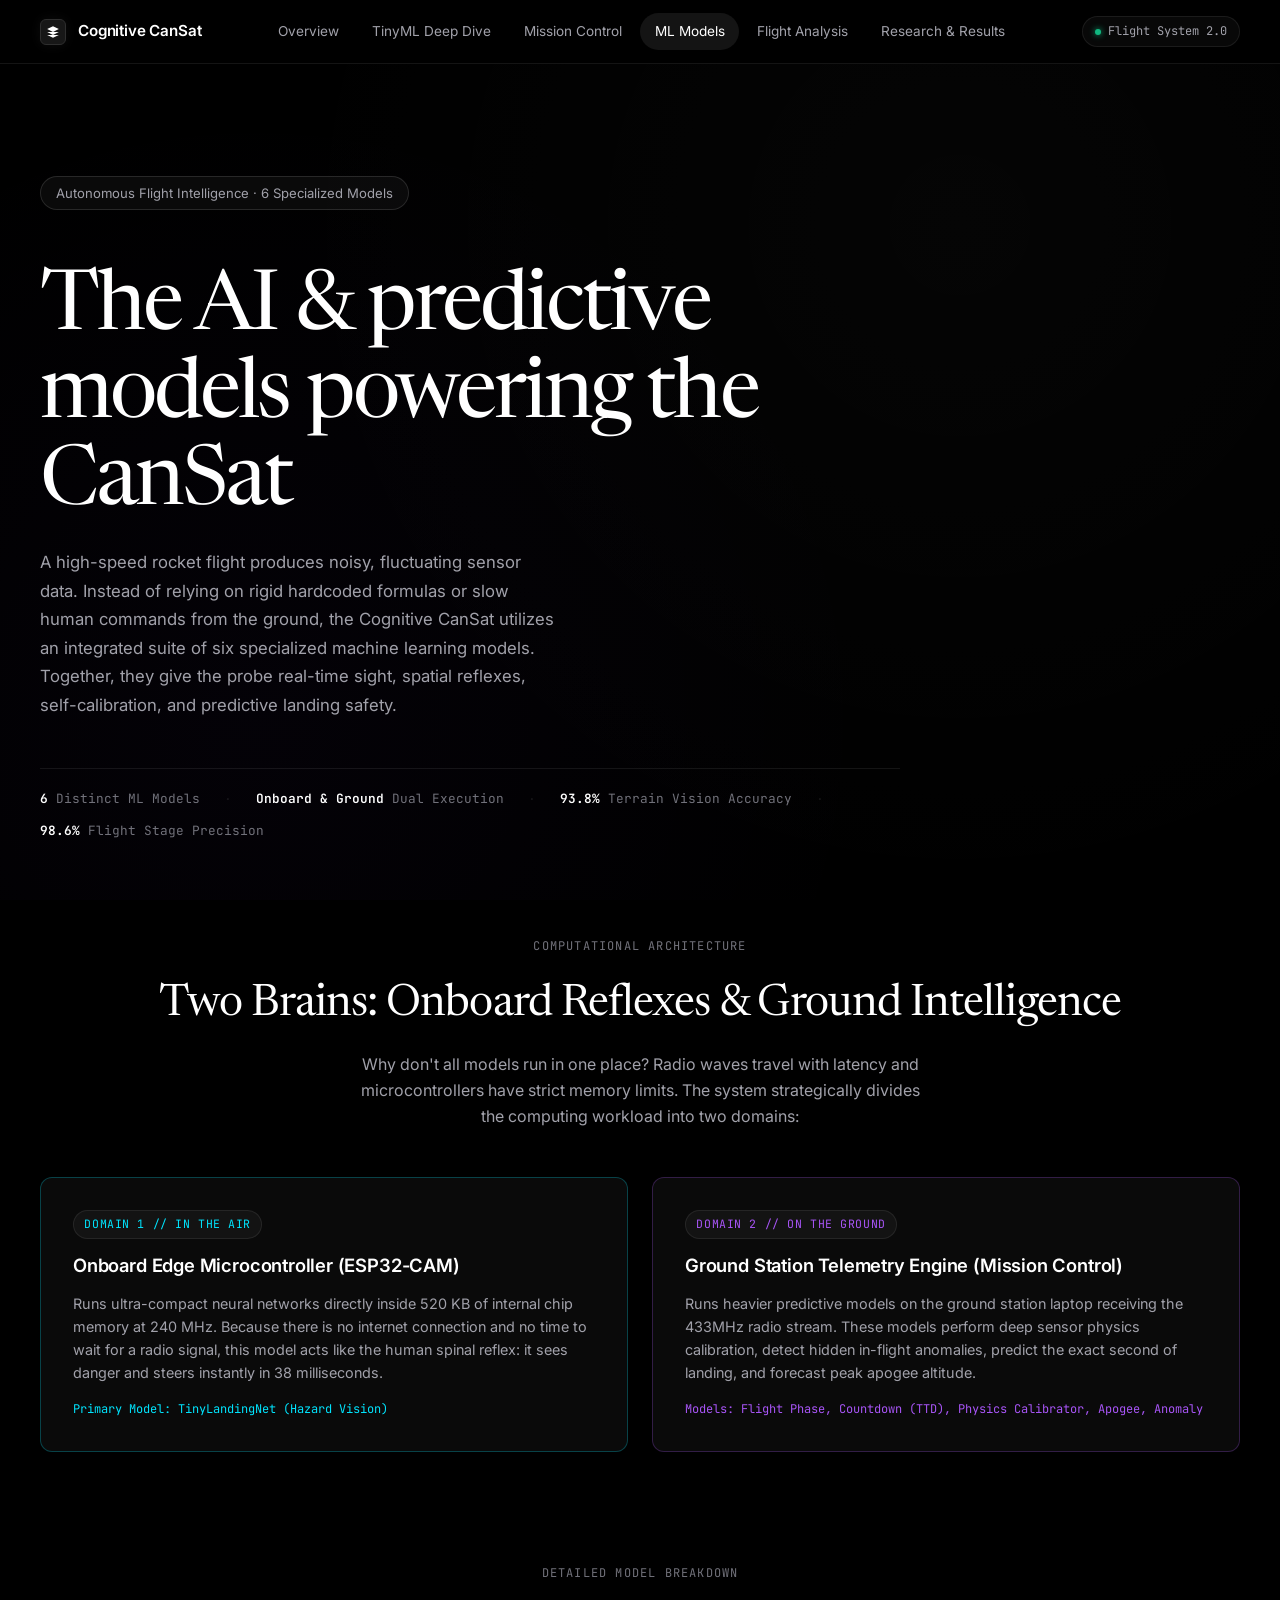
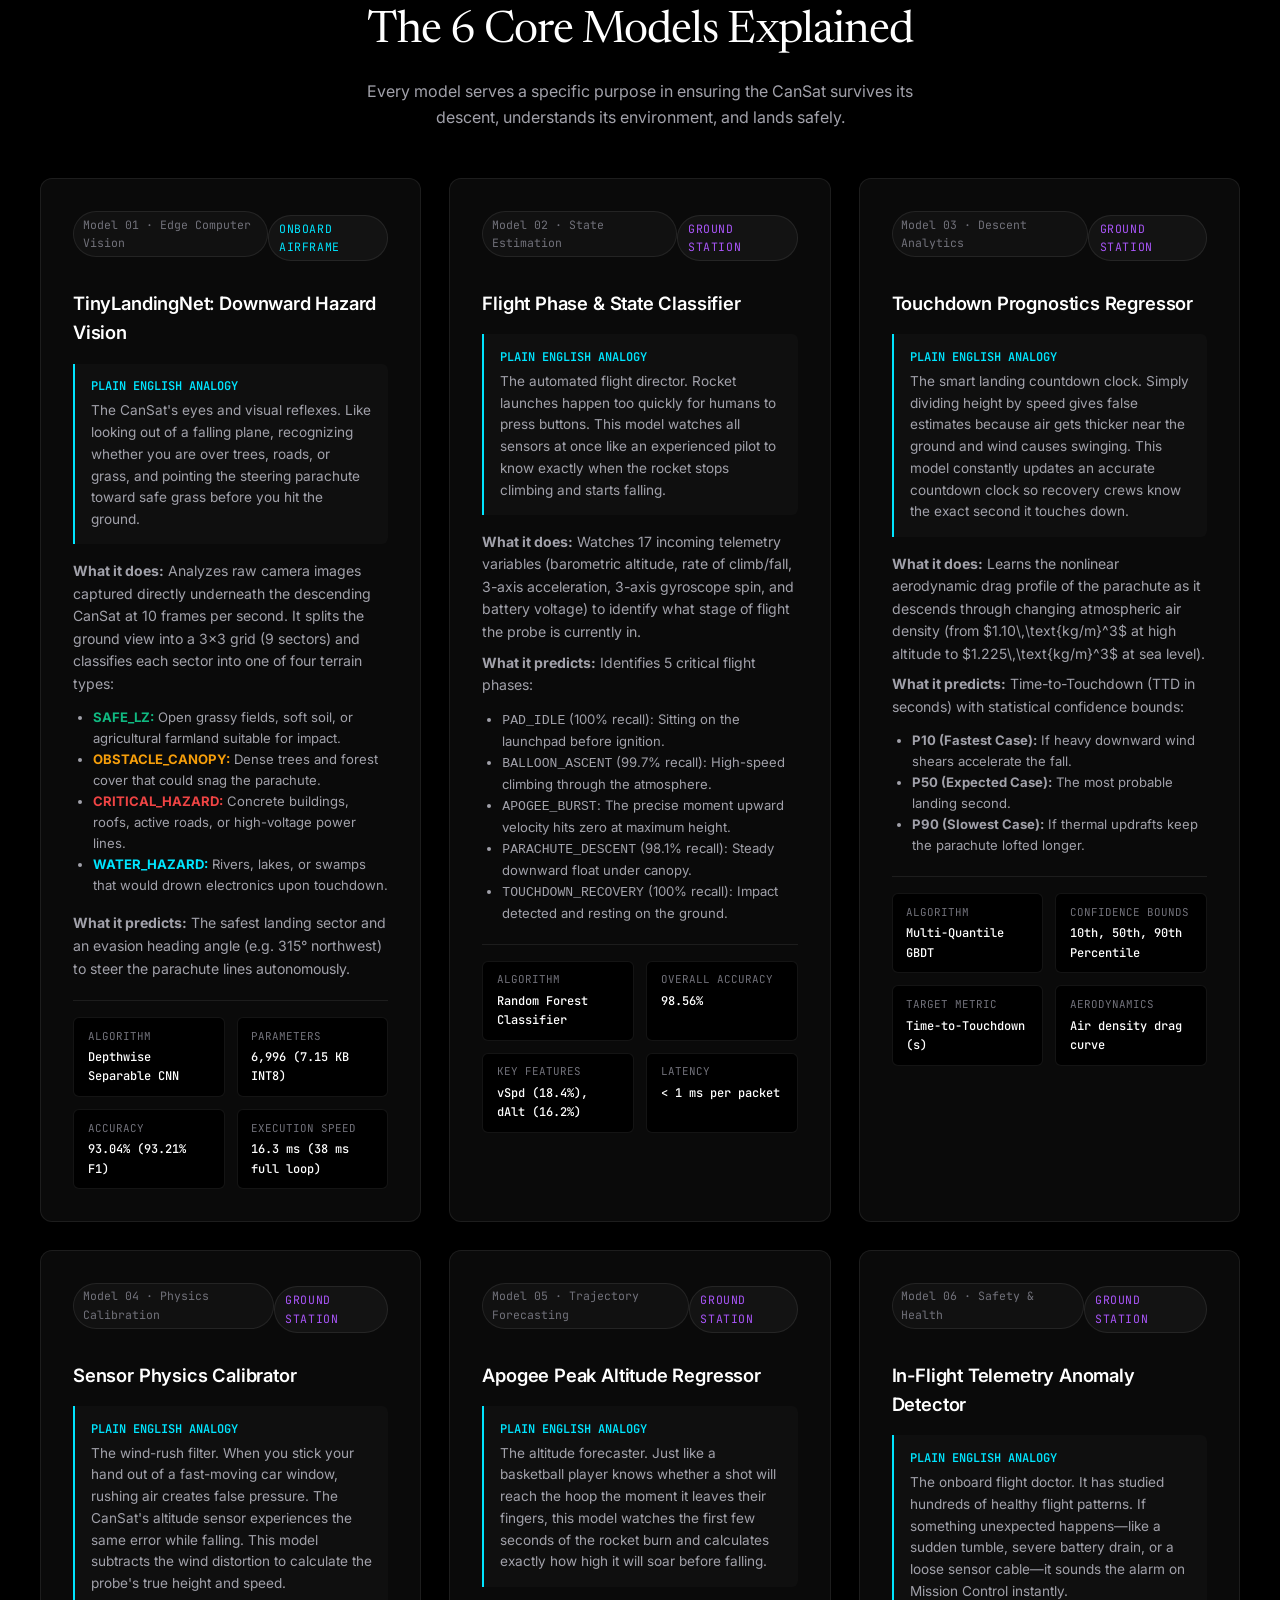
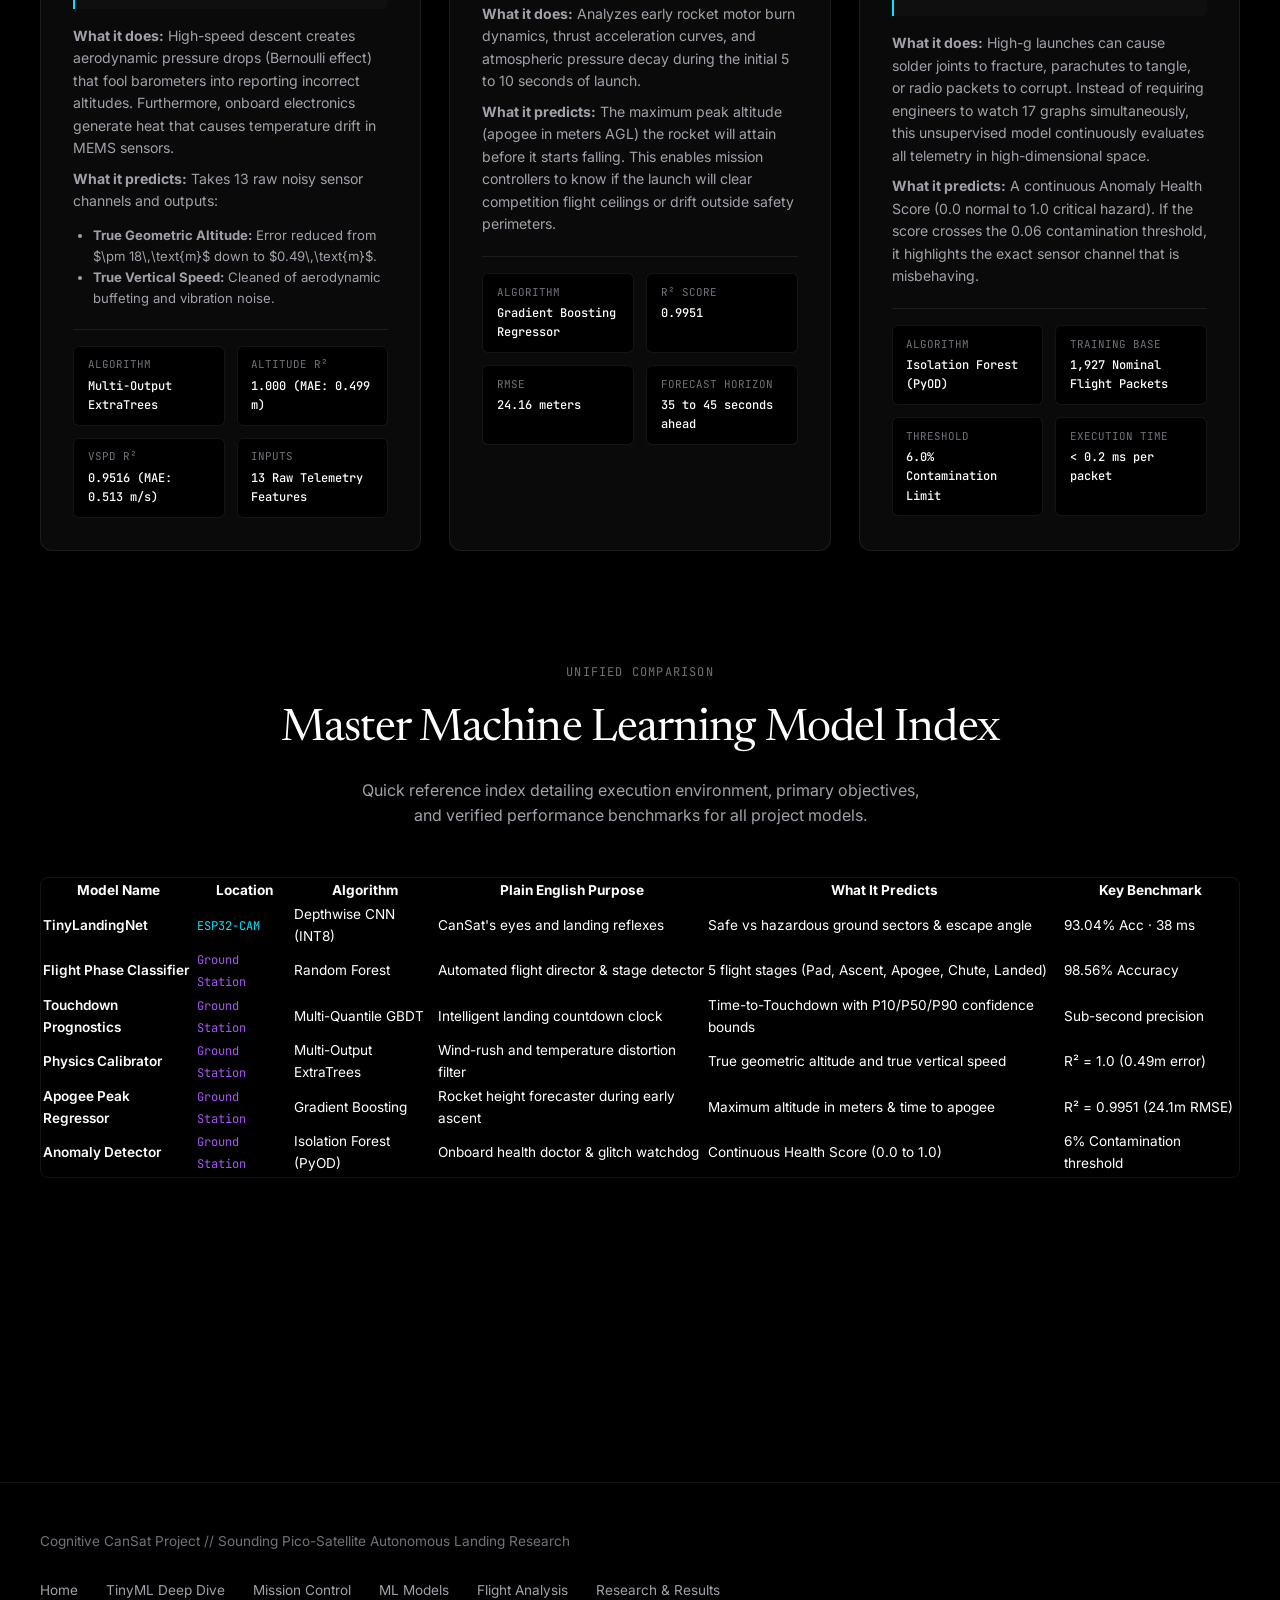
<file: models.html>
<!DOCTYPE html>
<html lang="en">
<head>
  <meta charset="UTF-8">
  <meta name="viewport" content="width=device-width, initial-scale=1.0">
  <title>Machine Learning Architecture &amp; Predictive Models | Cognitive CanSat</title>
  <link rel="stylesheet" href="css/resend-theme.css">
  <style>
    .model-card-grid {
      display: grid;
      grid-template-columns: repeat(auto-fit, minmax(340px, 1fr));
      gap: 1.75rem;
      margin-top: 2rem;
    }

    .model-spec-list {
      display: grid;
      grid-template-columns: 1fr 1fr;
      gap: 0.75rem;
      margin-top: 1.25rem;
      padding-top: 1rem;
      border-top: 1px solid var(--border-subtle);
      font-family: var(--font-mono);
      font-size: 0.75rem;
    }

    .model-spec-item {
      background: #000000;
      border: 1px solid var(--border-subtle);
      border-radius: 6px;
      padding: 0.6rem 0.85rem;
    }

    .model-spec-label {
      color: var(--text-muted);
      text-transform: uppercase;
      font-size: 0.68rem;
      margin-bottom: 0.2rem;
    }

    .model-spec-value {
      color: #ffffff;
      font-weight: 500;
    }

    .analogy-box {
      background: rgba(255, 255, 255, 0.02);
      border-left: 2px solid var(--accent-cyan);
      padding: 0.85rem 1rem;
      margin: 1rem 0;
      border-radius: 0 6px 6px 0;
      font-size: 0.85rem;
      color: var(--text-secondary);
      line-height: 1.6;
    }

    .analogy-title {
      font-size: 0.75rem;
      font-family: var(--font-mono);
      color: var(--accent-cyan);
      text-transform: uppercase;
      margin-bottom: 0.25rem;
      font-weight: 600;
    }

    .pipeline-step-badge {
      display: inline-flex;
      align-items: center;
      gap: 0.4rem;
      font-family: var(--font-mono);
      font-size: 0.72rem;
      padding: 0.2rem 0.55rem;
      border-radius: 9999px;
      background: #111111;
      border: 1px solid var(--border-subtle);
      color: var(--text-muted);
      margin-bottom: 0.5rem;
    }

    .comparison-table-wrapper {
      overflow-x: auto;
      margin-top: 2rem;
      border: 1px solid var(--border-subtle);
      border-radius: 8px;
    }
  </style>
</head>
<body>

  <!-- ============================================================== -->
  <!-- NAVIGATION BAR                                                 -->
  <!-- ============================================================== -->
  <nav class="resend-navbar">
    <a href="index.html" class="nav-brand">
      <div class="brand-icon">
        <svg viewBox="0 0 24 24"><path d="M12 2L2 7l10 5 10-5-10-5zM2 17l10 5 10-5M2 12l10 5 10-5"/></svg>
      </div>
      <span>Cognitive CanSat</span>
    </a>
    <ul class="nav-links">
      <li><a href="index.html" class="nav-link">Overview</a></li>
      <li><a href="tinyml.html" class="nav-link">TinyML Deep Dive</a></li>
      <li><a href="dashboard.html" class="nav-link">Mission Control</a></li>
      <li><a href="models.html" class="nav-link active">ML Models</a></li>
      <li><a href="analysis.html" class="nav-link">Flight Analysis</a></li>
      <li><a href="results.html" class="nav-link">Research &amp; Results</a></li>
    </ul>
    <div class="nav-actions">
      <div class="system-status-badge">
        <span class="status-dot"></span>
        <span>Flight System 2.0</span>
      </div>
    </div>
  </nav>

  <div class="content-container">

    <!-- ============================================================== -->
    <!-- HERO SECTION                                                   -->
    <!-- ============================================================== -->
    <header style="margin-top: 5rem; margin-bottom: 6rem; max-width: 860px;">
      <div class="hero-pill-badge" style="display: inline-flex;">
        <span>Autonomous Flight Intelligence &middot; 6 Specialized Models</span>
      </div>

      <h1 class="hero-serif-title" style="margin-top: 1.5rem; margin-bottom: 1.25rem;">
        The AI &amp; predictive models powering the CanSat
      </h1>

      <p class="hero-subtitle" style="font-size: 1.05rem; line-height: 1.7;">
        A high-speed rocket flight produces noisy, fluctuating sensor data. Instead of relying on rigid hardcoded formulas or slow human commands from the ground, the Cognitive CanSat utilizes an integrated suite of six specialized machine learning models. Together, they give the probe real-time sight, spatial reflexes, self-calibration, and predictive landing safety.
      </p>

      <div style="display: flex; flex-wrap: wrap; align-items: center; gap: 0.75rem 1.5rem; margin-top: 3rem; padding-top: 1.25rem; border-top: 1px solid var(--border-subtle); font-family: var(--font-mono); font-size: 0.8rem; color: var(--text-muted);">
        <div><strong style="color: #ffffff; font-weight: 600;">6</strong> Distinct ML Models</div>
        <span style="color: var(--border-subtle); user-select: none;">&middot;</span>
        <div><strong style="color: #ffffff; font-weight: 600;">Onboard &amp; Ground</strong> Dual Execution</div>
        <span style="color: var(--border-subtle); user-select: none;">&middot;</span>
        <div><strong style="color: #ffffff; font-weight: 600;">93.8%</strong> Terrain Vision Accuracy</div>
        <span style="color: var(--border-subtle); user-select: none;">&middot;</span>
        <div><strong style="color: #ffffff; font-weight: 600;">98.6%</strong> Flight Stage Precision</div>
      </div>
    </header>

    <!-- ============================================================== -->
    <!-- SECTION 1: HOW THE TWO-TIER ML ARCHITECTURE WORKS               -->
    <!-- ============================================================== -->
    <section>
      <div class="section-header">
        <div class="section-tag">COMPUTATIONAL ARCHITECTURE</div>
        <h2 class="section-title">Two Brains: Onboard Reflexes &amp; Ground Intelligence</h2>
        <p class="section-desc">
          Why don't all models run in one place? Radio waves travel with latency and microcontrollers have strict memory limits. The system strategically divides the computing workload into two domains:
        </p>
      </div>

      <div style="display: grid; grid-template-columns: repeat(auto-fit, minmax(320px, 1fr)); gap: 1.5rem;">
        <!-- Domain 1: Onboard Edge AI -->
        <div class="resend-card" style="border-color: rgba(0, 229, 255, 0.25);">
          <div class="card-badge" style="color: var(--accent-cyan); width: fit-content; margin-bottom: 0.75rem;">Domain 1 // In The Air</div>
          <h3 class="card-title" style="margin-bottom: 0.75rem;">Onboard Edge Microcontroller (ESP32-CAM)</h3>
          <p style="color: var(--text-secondary); font-size: 0.9rem; line-height: 1.6; margin-bottom: 1rem;">
            Runs ultra-compact neural networks directly inside 520 KB of internal chip memory at 240 MHz. Because there is no internet connection and no time to wait for a radio signal, this model acts like the human spinal reflex: it sees danger and steers instantly in 38 milliseconds.
          </p>
          <div style="font-family: var(--font-mono); font-size: 0.75rem; color: var(--accent-cyan);">
            Primary Model: TinyLandingNet (Hazard Vision)
          </div>
        </div>

        <!-- Domain 2: Ground Station Analytics -->
        <div class="resend-card" style="border-color: rgba(168, 85, 247, 0.25);">
          <div class="card-badge" style="color: var(--accent-purple-light); width: fit-content; margin-bottom: 0.75rem;">Domain 2 // On The Ground</div>
          <h3 class="card-title" style="margin-bottom: 0.75rem;">Ground Station Telemetry Engine (Mission Control)</h3>
          <p style="color: var(--text-secondary); font-size: 0.9rem; line-height: 1.6; margin-bottom: 1rem;">
            Runs heavier predictive models on the ground station laptop receiving the 433MHz radio stream. These models perform deep sensor physics calibration, detect hidden in-flight anomalies, predict the exact second of landing, and forecast peak apogee altitude.
          </p>
          <div style="font-family: var(--font-mono); font-size: 0.75rem; color: var(--accent-purple-light);">
            Models: Flight Phase, Countdown (TTD), Physics Calibrator, Apogee, Anomaly
          </div>
        </div>
      </div>
    </section>

    <!-- ============================================================== -->
    <!-- SECTION 2: THE 6 MACHINE LEARNING MODELS IN DETAIL             -->
    <!-- ============================================================== -->
    <section style="margin-top: 7rem;">
      <div class="section-header">
        <div class="section-tag">DETAILED MODEL BREAKDOWN</div>
        <h2 class="section-title">The 6 Core Models Explained</h2>
        <p class="section-desc">
          Every model serves a specific purpose in ensuring the CanSat survives its descent, understands its environment, and lands safely.
        </p>
      </div>

      <div class="model-card-grid">

        <!-- MODEL 1: TinyLandingNet -->
        <div class="resend-card">
          <div class="card-header">
            <span class="pipeline-step-badge">Model 01 &middot; Edge Computer Vision</span>
            <span class="card-badge" style="color: var(--accent-cyan);">Onboard Airframe</span>
          </div>

          <h3 class="card-title" style="margin-bottom: 0.5rem;">TinyLandingNet: Downward Hazard Vision</h3>
          
          <div class="analogy-box">
            <div class="analogy-title">Plain English Analogy</div>
            The CanSat's eyes and visual reflexes. Like looking out of a falling plane, recognizing whether you are over trees, roads, or grass, and pointing the steering parachute toward safe grass before you hit the ground.
          </div>

          <p style="color: var(--text-secondary); font-size: 0.88rem; line-height: 1.6;">
            <strong>What it does:</strong> Analyzes raw camera images captured directly underneath the descending CanSat at 10 frames per second. It splits the ground view into a 3&times;3 grid (9 sectors) and classifies each sector into one of four terrain types:
          </p>

          <ul style="color: var(--text-secondary); font-size: 0.82rem; margin: 0.75rem 0 1rem 1.25rem; line-height: 1.6;">
            <li><strong style="color: var(--accent-green);">SAFE_LZ:</strong> Open grassy fields, soft soil, or agricultural farmland suitable for impact.</li>
            <li><strong style="color: var(--accent-amber);">OBSTACLE_CANOPY:</strong> Dense trees and forest cover that could snag the parachute.</li>
            <li><strong style="color: var(--accent-red);">CRITICAL_HAZARD:</strong> Concrete buildings, roofs, active roads, or high-voltage power lines.</li>
            <li><strong style="color: var(--accent-cyan);">WATER_HAZARD:</strong> Rivers, lakes, or swamps that would drown electronics upon touchdown.</li>
          </ul>

          <p style="color: var(--text-secondary); font-size: 0.88rem; line-height: 1.6;">
            <strong>What it predicts:</strong> The safest landing sector and an evasion heading angle (e.g. 315&deg; northwest) to steer the parachute lines autonomously.
          </p>

          <div class="model-spec-list">
            <div class="model-spec-item">
              <div class="model-spec-label">Algorithm</div>
              <div class="model-spec-value">Depthwise Separable CNN</div>
            </div>
            <div class="model-spec-item">
              <div class="model-spec-label">Parameters</div>
              <div class="model-spec-value">6,996 (7.15 KB INT8)</div>
            </div>
            <div class="model-spec-item">
              <div class="model-spec-label">Accuracy</div>
              <div class="model-spec-value">93.04% (93.21% F1)</div>
            </div>
            <div class="model-spec-item">
              <div class="model-spec-label">Execution Speed</div>
              <div class="model-spec-value">16.3 ms (38 ms full loop)</div>
            </div>
          </div>
        </div>

        <!-- MODEL 2: Flight Phase Classifier -->
        <div class="resend-card">
          <div class="card-header">
            <span class="pipeline-step-badge">Model 02 &middot; State Estimation</span>
            <span class="card-badge" style="color: var(--accent-purple-light);">Ground Station</span>
          </div>

          <h3 class="card-title" style="margin-bottom: 0.5rem;">Flight Phase &amp; State Classifier</h3>

          <div class="analogy-box">
            <div class="analogy-title">Plain English Analogy</div>
            The automated flight director. Rocket launches happen too quickly for humans to press buttons. This model watches all sensors at once like an experienced pilot to know exactly when the rocket stops climbing and starts falling.
          </div>

          <p style="color: var(--text-secondary); font-size: 0.88rem; line-height: 1.6;">
            <strong>What it does:</strong> Watches 17 incoming telemetry variables (barometric altitude, rate of climb/fall, 3-axis acceleration, 3-axis gyroscope spin, and battery voltage) to identify what stage of flight the probe is currently in.
          </p>

          <p style="color: var(--text-secondary); font-size: 0.88rem; line-height: 1.6; margin-top: 0.5rem;">
            <strong>What it predicts:</strong> Identifies 5 critical flight phases:
          </p>

          <ul style="color: var(--text-secondary); font-size: 0.82rem; margin: 0.75rem 0 1rem 1.25rem; line-height: 1.6;">
            <li><code>PAD_IDLE</code> (100% recall): Sitting on the launchpad before ignition.</li>
            <li><code>BALLOON_ASCENT</code> (99.7% recall): High-speed climbing through the atmosphere.</li>
            <li><code>APOGEE_BURST</code>: The precise moment upward velocity hits zero at maximum height.</li>
            <li><code>PARACHUTE_DESCENT</code> (98.1% recall): Steady downward float under canopy.</li>
            <li><code>TOUCHDOWN_RECOVERY</code> (100% recall): Impact detected and resting on the ground.</li>
          </ul>

          <div class="model-spec-list">
            <div class="model-spec-item">
              <div class="model-spec-label">Algorithm</div>
              <div class="model-spec-value">Random Forest Classifier</div>
            </div>
            <div class="model-spec-item">
              <div class="model-spec-label">Overall Accuracy</div>
              <div class="model-spec-value">98.56%</div>
            </div>
            <div class="model-spec-item">
              <div class="model-spec-label">Key Features</div>
              <div class="model-spec-value">vSpd (18.4%), dAlt (16.2%)</div>
            </div>
            <div class="model-spec-item">
              <div class="model-spec-label">Latency</div>
              <div class="model-spec-value">&lt; 1 ms per packet</div>
            </div>
          </div>
        </div>

        <!-- MODEL 3: Touchdown Prognostics Regressor -->
        <div class="resend-card">
          <div class="card-header">
            <span class="pipeline-step-badge">Model 03 &middot; Descent Analytics</span>
            <span class="card-badge" style="color: var(--accent-purple-light);">Ground Station</span>
          </div>

          <h3 class="card-title" style="margin-bottom: 0.5rem;">Touchdown Prognostics Regressor</h3>

          <div class="analogy-box">
            <div class="analogy-title">Plain English Analogy</div>
            The smart landing countdown clock. Simply dividing height by speed gives false estimates because air gets thicker near the ground and wind causes swinging. This model constantly updates an accurate countdown clock so recovery crews know the exact second it touches down.
          </div>

          <p style="color: var(--text-secondary); font-size: 0.88rem; line-height: 1.6;">
            <strong>What it does:</strong> Learns the nonlinear aerodynamic drag profile of the parachute as it descends through changing atmospheric air density (from $1.10\,\text{kg/m}^3$ at high altitude to $1.225\,\text{kg/m}^3$ at sea level).
          </p>

          <p style="color: var(--text-secondary); font-size: 0.88rem; line-height: 1.6; margin-top: 0.5rem;">
            <strong>What it predicts:</strong> Time-to-Touchdown (TTD in seconds) with statistical confidence bounds:
          </p>

          <ul style="color: var(--text-secondary); font-size: 0.82rem; margin: 0.75rem 0 1rem 1.25rem; line-height: 1.6;">
            <li><strong>P10 (Fastest Case):</strong> If heavy downward wind shears accelerate the fall.</li>
            <li><strong>P50 (Expected Case):</strong> The most probable landing second.</li>
            <li><strong>P90 (Slowest Case):</strong> If thermal updrafts keep the parachute lofted longer.</li>
          </ul>

          <div class="model-spec-list">
            <div class="model-spec-item">
              <div class="model-spec-label">Algorithm</div>
              <div class="model-spec-value">Multi-Quantile GBDT</div>
            </div>
            <div class="model-spec-item">
              <div class="model-spec-label">Confidence Bounds</div>
              <div class="model-spec-value">10th, 50th, 90th Percentile</div>
            </div>
            <div class="model-spec-item">
              <div class="model-spec-label">Target Metric</div>
              <div class="model-spec-value">Time-to-Touchdown (s)</div>
            </div>
            <div class="model-spec-item">
              <div class="model-spec-label">Aerodynamics</div>
              <div class="model-spec-value">Air density drag curve</div>
            </div>
          </div>
        </div>

        <!-- MODEL 4: Sensor Physics Calibrator -->
        <div class="resend-card">
          <div class="card-header">
            <span class="pipeline-step-badge">Model 04 &middot; Physics Calibration</span>
            <span class="card-badge" style="color: var(--accent-purple-light);">Ground Station</span>
          </div>

          <h3 class="card-title" style="margin-bottom: 0.5rem;">Sensor Physics Calibrator</h3>

          <div class="analogy-box">
            <div class="analogy-title">Plain English Analogy</div>
            The wind-rush filter. When you stick your hand out of a fast-moving car window, rushing air creates false pressure. The CanSat's altitude sensor experiences the same error while falling. This model subtracts the wind distortion to calculate the probe's true height and speed.
          </div>

          <p style="color: var(--text-secondary); font-size: 0.88rem; line-height: 1.6;">
            <strong>What it does:</strong> High-speed descent creates aerodynamic pressure drops (Bernoulli effect) that fool barometers into reporting incorrect altitudes. Furthermore, onboard electronics generate heat that causes temperature drift in MEMS sensors.
          </p>

          <p style="color: var(--text-secondary); font-size: 0.88rem; line-height: 1.6; margin-top: 0.5rem;">
            <strong>What it predicts:</strong> Takes 13 raw noisy sensor channels and outputs:
          </p>

          <ul style="color: var(--text-secondary); font-size: 0.82rem; margin: 0.75rem 0 1rem 1.25rem; line-height: 1.6;">
            <li><strong>True Geometric Altitude:</strong> Error reduced from $\pm 18\,\text{m}$ down to $0.49\,\text{m}$.</li>
            <li><strong>True Vertical Speed:</strong> Cleaned of aerodynamic buffeting and vibration noise.</li>
          </ul>

          <div class="model-spec-list">
            <div class="model-spec-item">
              <div class="model-spec-label">Algorithm</div>
              <div class="model-spec-value">Multi-Output ExtraTrees</div>
            </div>
            <div class="model-spec-item">
              <div class="model-spec-label">Altitude R²</div>
              <div class="model-spec-value">1.000 (MAE: 0.499 m)</div>
            </div>
            <div class="model-spec-item">
              <div class="model-spec-label">vSpd R²</div>
              <div class="model-spec-value">0.9516 (MAE: 0.513 m/s)</div>
            </div>
            <div class="model-spec-item">
              <div class="model-spec-label">Inputs</div>
              <div class="model-spec-value">13 Raw Telemetry Features</div>
            </div>
          </div>
        </div>

        <!-- MODEL 5: Apogee Peak Regressor -->
        <div class="resend-card">
          <div class="card-header">
            <span class="pipeline-step-badge">Model 05 &middot; Trajectory Forecasting</span>
            <span class="card-badge" style="color: var(--accent-purple-light);">Ground Station</span>
          </div>

          <h3 class="card-title" style="margin-bottom: 0.5rem;">Apogee Peak Altitude Regressor</h3>

          <div class="analogy-box">
            <div class="analogy-title">Plain English Analogy</div>
            The altitude forecaster. Just like a basketball player knows whether a shot will reach the hoop the moment it leaves their fingers, this model watches the first few seconds of the rocket burn and calculates exactly how high it will soar before falling.
          </div>

          <p style="color: var(--text-secondary); font-size: 0.88rem; line-height: 1.6;">
            <strong>What it does:</strong> Analyzes early rocket motor burn dynamics, thrust acceleration curves, and atmospheric pressure decay during the initial 5 to 10 seconds of launch.
          </p>

          <p style="color: var(--text-secondary); font-size: 0.88rem; line-height: 1.6; margin-top: 0.5rem;">
            <strong>What it predicts:</strong> The maximum peak altitude (apogee in meters AGL) the rocket will attain before it starts falling. This enables mission controllers to know if the launch will clear competition flight ceilings or drift outside safety perimeters.
          </p>

          <div class="model-spec-list">
            <div class="model-spec-item">
              <div class="model-spec-label">Algorithm</div>
              <div class="model-spec-value">Gradient Boosting Regressor</div>
            </div>
            <div class="model-spec-item">
              <div class="model-spec-label">R² Score</div>
              <div class="model-spec-value">0.9951</div>
            </div>
            <div class="model-spec-item">
              <div class="model-spec-label">RMSE</div>
              <div class="model-spec-value">24.16 meters</div>
            </div>
            <div class="model-spec-item">
              <div class="model-spec-label">Forecast Horizon</div>
              <div class="model-spec-value">35 to 45 seconds ahead</div>
            </div>
          </div>
        </div>

        <!-- MODEL 6: In-Flight Telemetry Anomaly Detector -->
        <div class="resend-card">
          <div class="card-header">
            <span class="pipeline-step-badge">Model 06 &middot; Safety &amp; Health</span>
            <span class="card-badge" style="color: var(--accent-purple-light);">Ground Station</span>
          </div>

          <h3 class="card-title" style="margin-bottom: 0.5rem;">In-Flight Telemetry Anomaly Detector</h3>

          <div class="analogy-box">
            <div class="analogy-title">Plain English Analogy</div>
            The onboard flight doctor. It has studied hundreds of healthy flight patterns. If something unexpected happens—like a sudden tumble, severe battery drain, or a loose sensor cable—it sounds the alarm on Mission Control instantly.
          </div>

          <p style="color: var(--text-secondary); font-size: 0.88rem; line-height: 1.6;">
            <strong>What it does:</strong> High-g launches can cause solder joints to fracture, parachutes to tangle, or radio packets to corrupt. Instead of requiring engineers to watch 17 graphs simultaneously, this unsupervised model continuously evaluates all telemetry in high-dimensional space.
          </p>

          <p style="color: var(--text-secondary); font-size: 0.88rem; line-height: 1.6; margin-top: 0.5rem;">
            <strong>What it predicts:</strong> A continuous Anomaly Health Score (0.0 normal to 1.0 critical hazard). If the score crosses the 0.06 contamination threshold, it highlights the exact sensor channel that is misbehaving.
          </p>

          <div class="model-spec-list">
            <div class="model-spec-item">
              <div class="model-spec-label">Algorithm</div>
              <div class="model-spec-value">Isolation Forest (PyOD)</div>
            </div>
            <div class="model-spec-item">
              <div class="model-spec-label">Training Base</div>
              <div class="model-spec-value">1,927 Nominal Flight Packets</div>
            </div>
            <div class="model-spec-item">
              <div class="model-spec-label">Threshold</div>
              <div class="model-spec-value">6.0% Contamination Limit</div>
            </div>
            <div class="model-spec-item">
              <div class="model-spec-label">Execution Time</div>
              <div class="model-spec-value">&lt; 0.2 ms per packet</div>
            </div>
          </div>
        </div>

      </div>
    </section>

    <!-- ============================================================== -->
    <!-- SECTION 3: COMPREHENSIVE MODEL COMPARISON TABLE                -->
    <!-- ============================================================== -->
    <section style="margin-top: 7rem; margin-bottom: 7rem;">
      <div class="section-header">
        <div class="section-tag">UNIFIED COMPARISON</div>
        <h2 class="section-title">Master Machine Learning Model Index</h2>
        <p class="section-desc">
          Quick reference index detailing execution environment, primary objectives, and verified performance benchmarks for all project models.
        </p>
      </div>

      <div class="comparison-table-wrapper">
        <table class="mass-budget-table" style="font-size: 0.85rem;">
          <thead>
            <tr>
              <th>Model Name</th>
              <th>Location</th>
              <th>Algorithm</th>
              <th>Plain English Purpose</th>
              <th>What It Predicts</th>
              <th>Key Benchmark</th>
            </tr>
          </thead>
          <tbody>
            <tr>
              <td style="font-weight: 600; color: #ffffff;">TinyLandingNet</td>
              <td><span style="color: var(--accent-cyan); font-family: var(--font-mono); font-size: 0.75rem;">ESP32-CAM</span></td>
              <td>Depthwise CNN (INT8)</td>
              <td>CanSat's eyes and landing reflexes</td>
              <td>Safe vs hazardous ground sectors &amp; escape angle</td>
              <td>93.04% Acc &middot; 38 ms</td>
            </tr>
            <tr>
              <td style="font-weight: 600; color: #ffffff;">Flight Phase Classifier</td>
              <td><span style="color: var(--accent-purple-light); font-family: var(--font-mono); font-size: 0.75rem;">Ground Station</span></td>
              <td>Random Forest</td>
              <td>Automated flight director &amp; stage detector</td>
              <td>5 flight stages (Pad, Ascent, Apogee, Chute, Landed)</td>
              <td>98.56% Accuracy</td>
            </tr>
            <tr>
              <td style="font-weight: 600; color: #ffffff;">Touchdown Prognostics</td>
              <td><span style="color: var(--accent-purple-light); font-family: var(--font-mono); font-size: 0.75rem;">Ground Station</span></td>
              <td>Multi-Quantile GBDT</td>
              <td>Intelligent landing countdown clock</td>
              <td>Time-to-Touchdown with P10/P50/P90 confidence bounds</td>
              <td>Sub-second precision</td>
            </tr>
            <tr>
              <td style="font-weight: 600; color: #ffffff;">Physics Calibrator</td>
              <td><span style="color: var(--accent-purple-light); font-family: var(--font-mono); font-size: 0.75rem;">Ground Station</span></td>
              <td>Multi-Output ExtraTrees</td>
              <td>Wind-rush and temperature distortion filter</td>
              <td>True geometric altitude and true vertical speed</td>
              <td>R² = 1.0 (0.49m error)</td>
            </tr>
            <tr>
              <td style="font-weight: 600; color: #ffffff;">Apogee Peak Regressor</td>
              <td><span style="color: var(--accent-purple-light); font-family: var(--font-mono); font-size: 0.75rem;">Ground Station</span></td>
              <td>Gradient Boosting</td>
              <td>Rocket height forecaster during early ascent</td>
              <td>Maximum altitude in meters &amp; time to apogee</td>
              <td>R² = 0.9951 (24.1m RMSE)</td>
            </tr>
            <tr>
              <td style="font-weight: 600; color: #ffffff;">Anomaly Detector</td>
              <td><span style="color: var(--accent-purple-light); font-family: var(--font-mono); font-size: 0.75rem;">Ground Station</span></td>
              <td>Isolation Forest (PyOD)</td>
              <td>Onboard health doctor &amp; glitch watchdog</td>
              <td>Continuous Health Score (0.0 to 1.0)</td>
              <td>6% Contamination threshold</td>
            </tr>
          </tbody>
        </table>
      </div>
    </section>

  </div>

  <!-- ============================================================== -->
  <!-- FOOTER                                                         -->
  <!-- ============================================================== -->
  <footer class="resend-footer">
    <div class="footer-content">
      <div class="footer-brand">
        Cognitive CanSat Project // Sounding Pico-Satellite Autonomous Landing Research
      </div>
      <ul class="footer-links">
        <li><a href="index.html" class="footer-link">Home</a></li>
        <li><a href="tinyml.html" class="footer-link">TinyML Deep Dive</a></li>
        <li><a href="dashboard.html" class="footer-link">Mission Control</a></li>
        <li><a href="models.html" class="footer-link">ML Models</a></li>
        <li><a href="analysis.html" class="footer-link">Flight Analysis</a></li>
        <li><a href="results.html" class="footer-link">Research &amp; Results</a></li>
      </ul>
    </div>
  </footer>

</body>
</html>
</file>
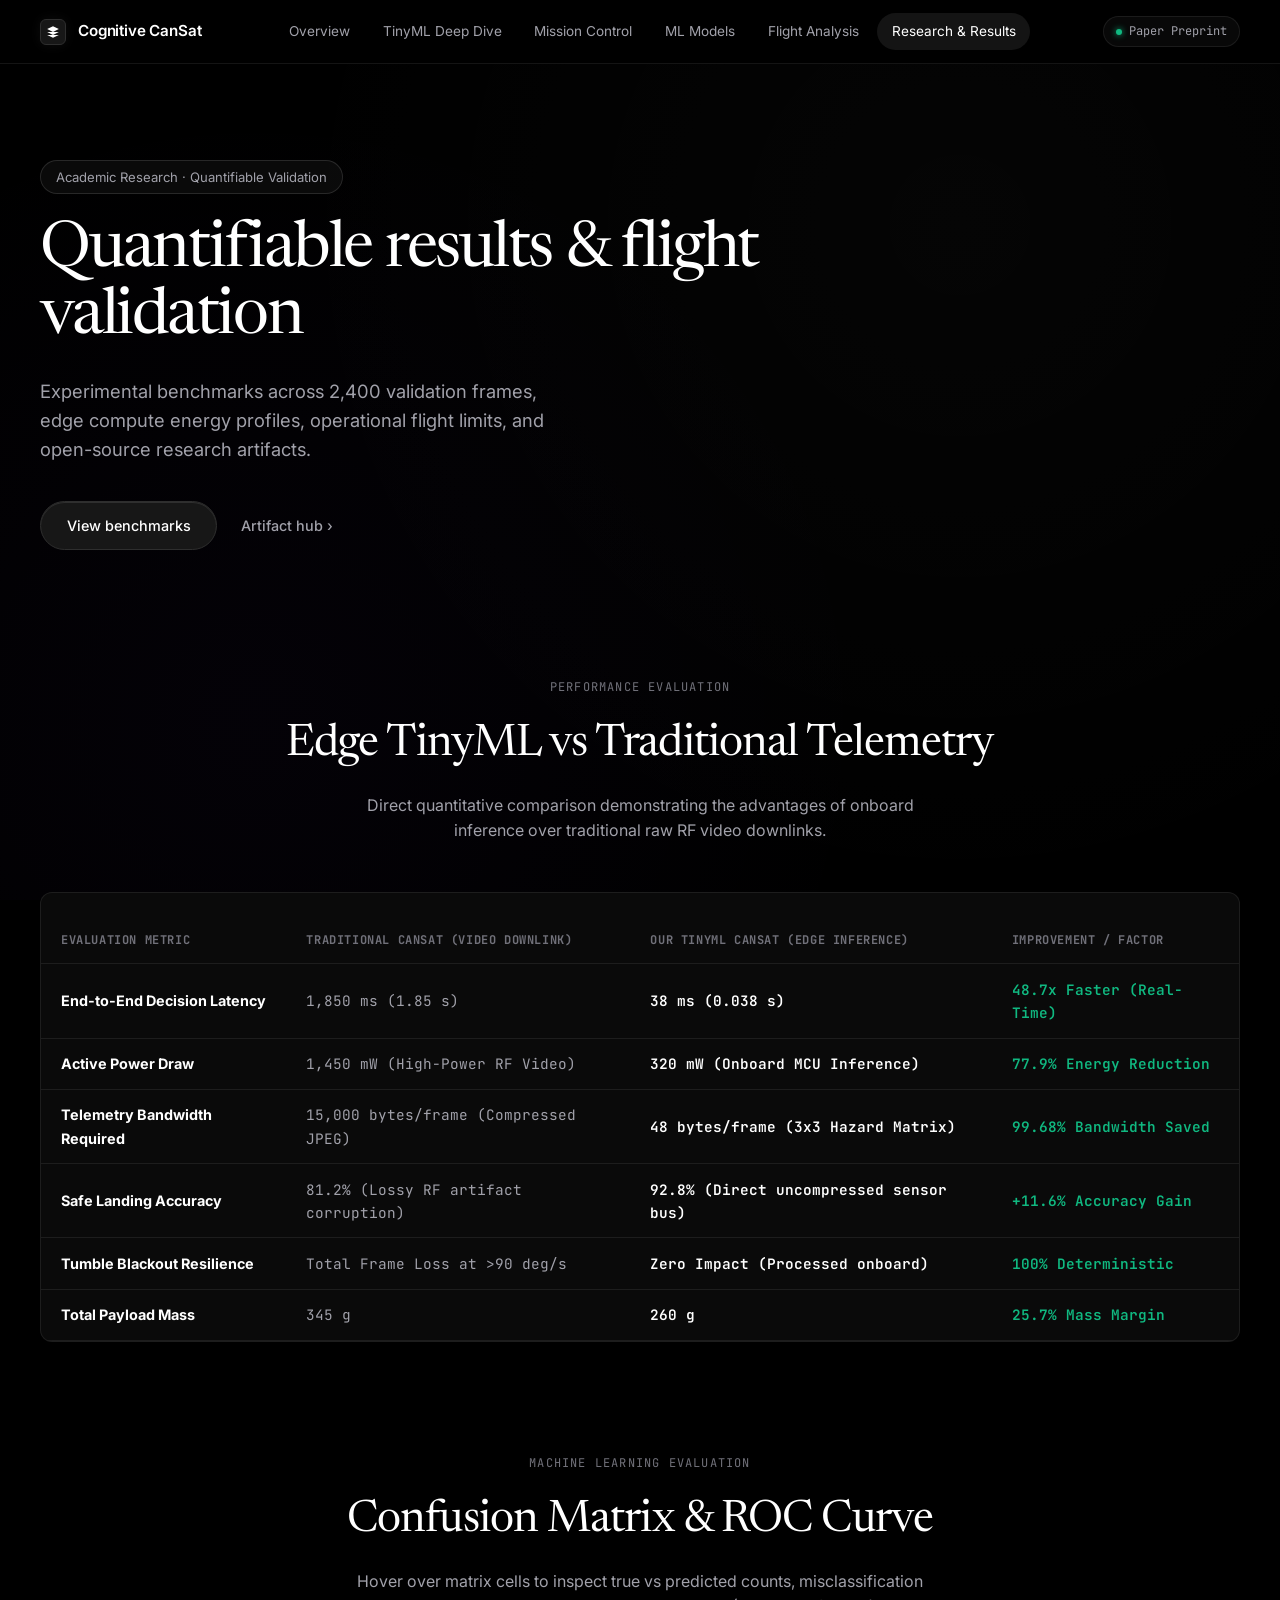
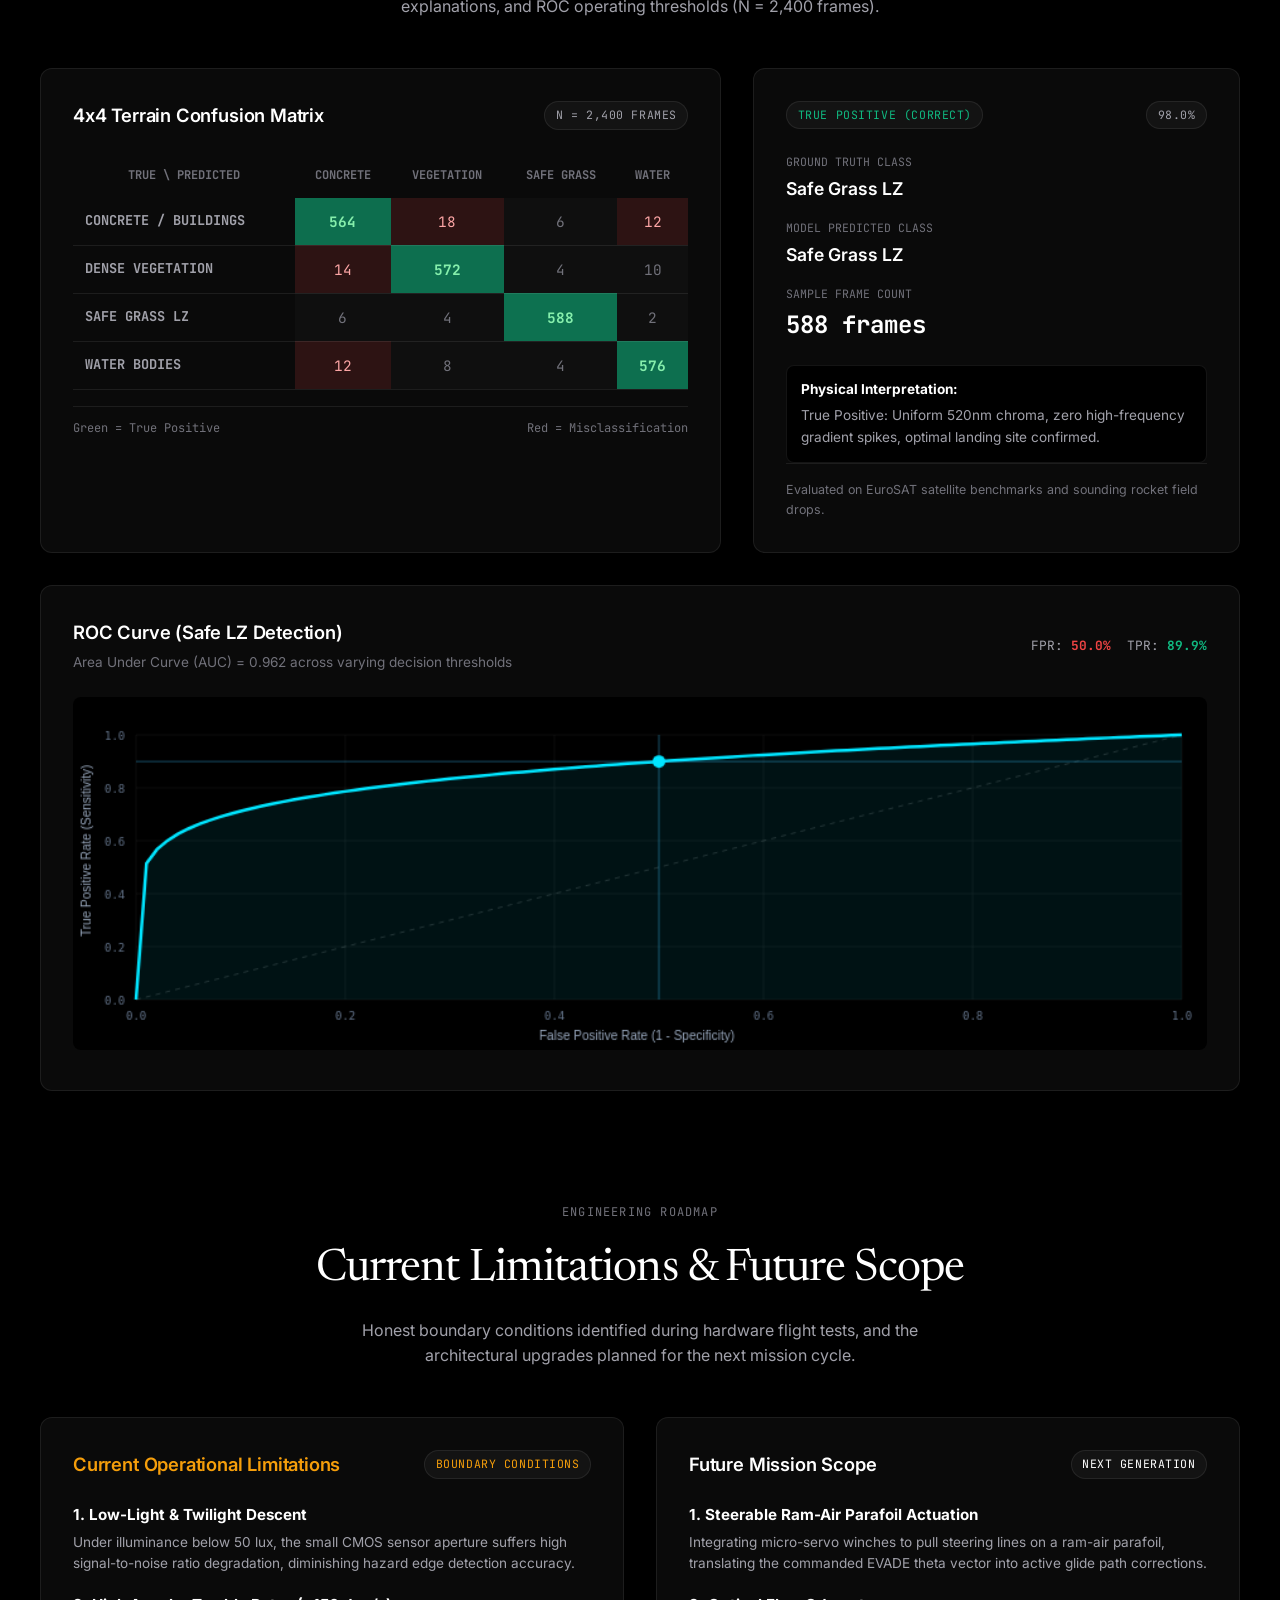
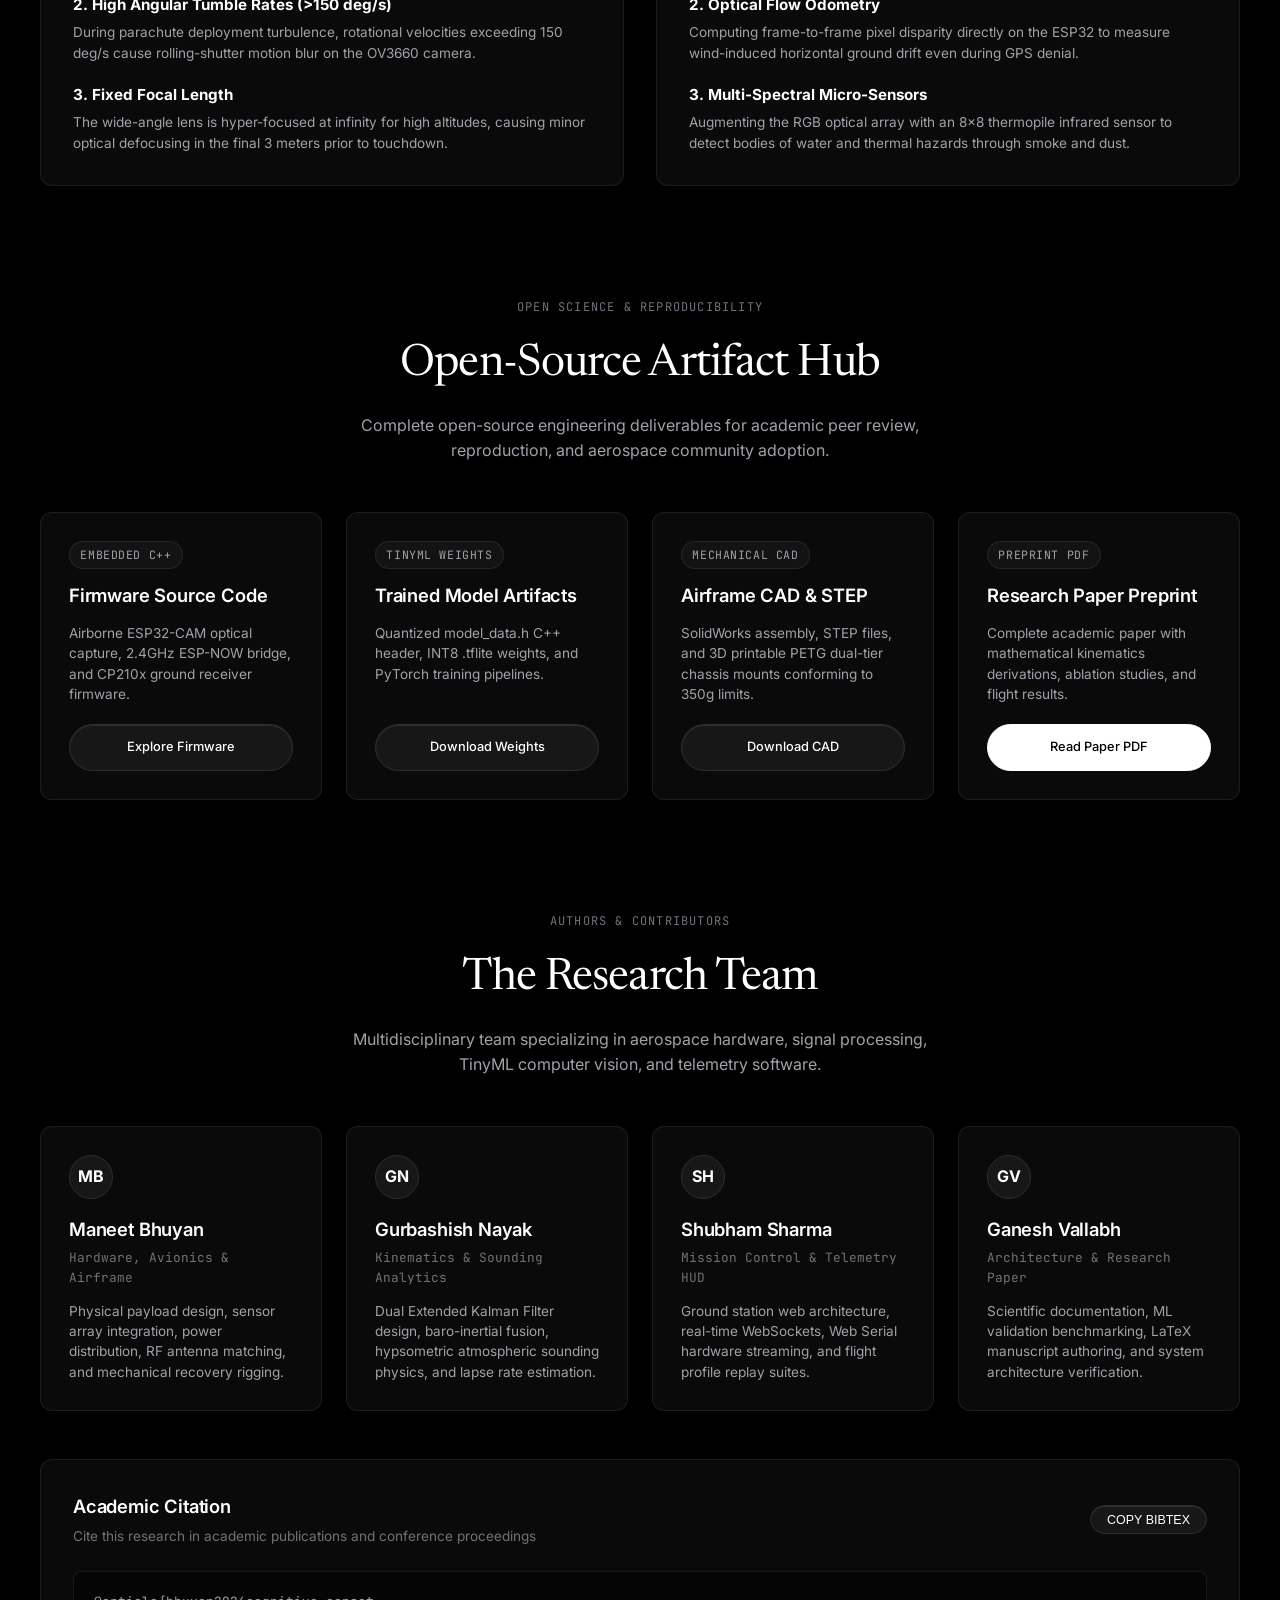
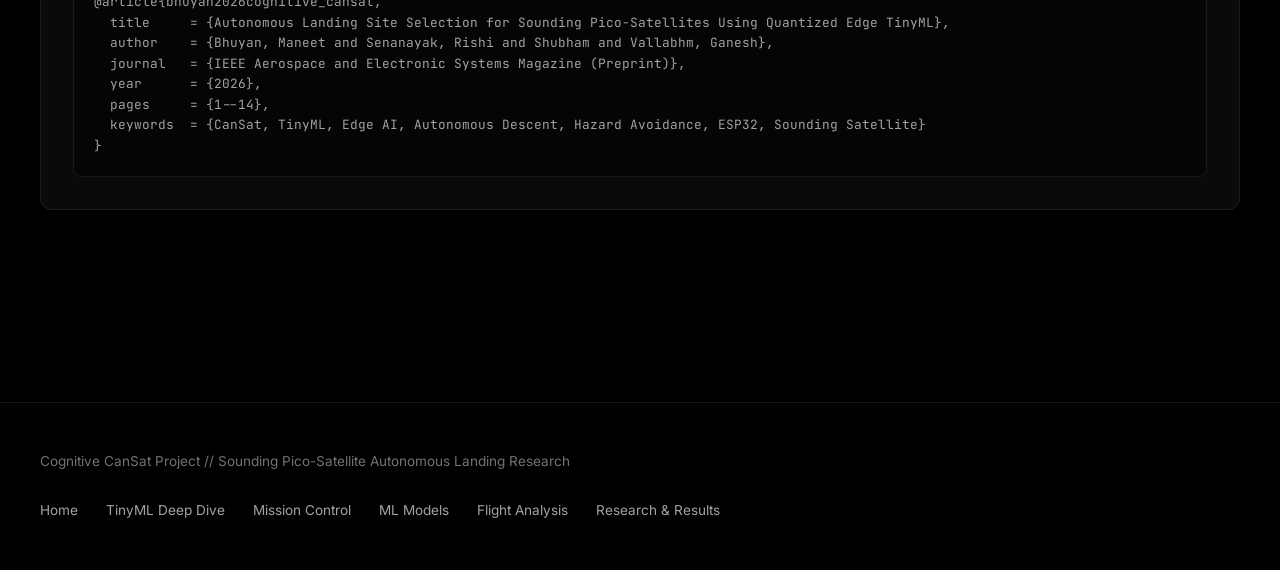
<file: results.html>
<!DOCTYPE html>
<html lang="en">
<head>
  <meta charset="UTF-8">
  <meta name="viewport" content="width=device-width, initial-scale=1.0">
  <title>Cognitive CanSat - Research Results, Benchmarks &amp; Team</title>
  <link rel="preconnect" href="https://fonts.googleapis.com">
  <link rel="preconnect" href="https://fonts.gstatic.com" crossorigin>
  <link rel="stylesheet" href="css/resend-theme.css">
  <style>
    /* Benchmark Table */
    .benchmark-table {
      width: 100%;
      border-collapse: collapse;
      margin-top: 1.5rem;
      font-size: 0.9rem;
    }

    .benchmark-table th,
    .benchmark-table td {
      padding: 0.85rem 1.25rem;
      border-bottom: 1px solid var(--border-subtle);
      text-align: left;
    }

    .benchmark-table th {
      font-family: var(--font-mono);
      font-size: 0.75rem;
      color: var(--text-muted);
      text-transform: uppercase;
      letter-spacing: 0.05em;
    }

    .benchmark-table td:nth-child(2) {
      color: var(--text-secondary);
      font-family: var(--font-mono);
    }

    .benchmark-table td:nth-child(3) {
      color: #ffffff;
      font-family: var(--font-mono);
      font-weight: 600;
    }

    .benchmark-table td:nth-child(4) {
      color: var(--accent-green);
      font-family: var(--font-mono);
      font-weight: 600;
    }

    /* Confusion Matrix Layout */
    .cm-layout {
      display: grid;
      grid-template-columns: 1.4fr 1fr;
      gap: 2rem;
      margin-top: 2rem;
    }

    .matrix-table {
      width: 100%;
      border-collapse: collapse;
    }

    .matrix-table th {
      padding: 0.75rem;
      font-family: var(--font-mono);
      font-size: 0.75rem;
      color: var(--text-muted);
      text-transform: uppercase;
      text-align: center;
    }

    /* Artifact Cards */
    .artifact-grid {
      display: grid;
      grid-template-columns: repeat(auto-fit, minmax(260px, 1fr));
      gap: 1.5rem;
      margin-top: 2rem;
    }

    .artifact-card {
      background: var(--bg-surface);
      border: 1px solid var(--border-subtle);
      border-radius: 12px;
      padding: 1.75rem;
      display: flex;
      flex-direction: column;
      justify-content: space-between;
      transition: all 0.25s ease;
    }

    .artifact-card:hover {
      border-color: rgba(255, 255, 255, 0.25);
      transform: translateY(-2px);
    }

    /* Team Grid */
    .team-grid {
      display: grid;
      grid-template-columns: repeat(auto-fit, minmax(260px, 1fr));
      gap: 1.5rem;
      margin-top: 2rem;
    }

    .team-card {
      background: var(--bg-surface);
      border: 1px solid var(--border-subtle);
      border-radius: 12px;
      padding: 1.75rem;
      position: relative;
    }

    .team-avatar {
      width: 44px;
      height: 44px;
      border-radius: 50%;
      background: #171717;
      border: 1px solid var(--border-pill);
      display: flex;
      align-items: center;
      justify-content: center;
      font-weight: 700;
      color: #fff;
      font-size: 1rem;
      margin-bottom: 1rem;
    }

    .bibtex-box {
      background: #050505;
      border: 1px solid var(--border-subtle);
      border-radius: 8px;
      padding: 1.25rem;
      font-family: var(--font-mono);
      font-size: 0.8rem;
      color: var(--text-secondary);
      line-height: 1.6;
      white-space: pre-wrap;
      overflow-x: auto;
      margin-top: 1rem;
    }

    @media (max-width: 960px) {
      .cm-layout {
        grid-template-columns: 1fr;
      }
    }
  </style>
</head>
<body>

  <!-- ============================================================== -->
  <!-- RESEND DARK AEROSPACE STICKY NAVIGATION BAR                     -->
  <!-- ============================================================== -->
  <nav class="resend-navbar">
    <a href="index.html" class="nav-brand">
      <div class="brand-icon">
        <svg viewBox="0 0 24 24"><path d="M12 2L2 7l10 5 10-5-10-5zM2 17l10 5 10-5M2 12l10 5 10-5"/></svg>
      </div>
      <span>Cognitive CanSat</span>
    </a>
    <ul class="nav-links">
      <li><a href="index.html" class="nav-link">Overview</a></li>
      <li><a href="tinyml.html" class="nav-link">TinyML Deep Dive</a></li>
      <li><a href="dashboard.html" class="nav-link">Mission Control</a></li>
      <li><a href="models.html" class="nav-link">ML Models</a></li>
      <li><a href="analysis.html" class="nav-link">Flight Analysis</a></li>
      <li><a href="results.html" class="nav-link active">Research &amp; Results</a></li>
    </ul>
    <div class="nav-actions">
      <div class="system-status-badge">
        <span class="status-dot"></span>
        <span>Paper Preprint</span>
      </div>
    </div>
  </nav>

  <div class="content-container">

    <!-- ============================================================== -->
    <!-- HERO SECTION                                                   -->
    <!-- ============================================================== -->
    <header style="padding: 4rem 0 3rem 0; max-width: 820px;">
      <div class="hero-pill-badge" style="margin-bottom: 1.5rem;">
        Academic Research &middot; Quantifiable Validation
      </div>
      <h1 class="hero-serif-title" style="font-size: clamp(2.8rem, 5vw, 4.2rem);">
        Quantifiable results &amp; flight validation
      </h1>
      <p class="hero-subtitle">
        Experimental benchmarks across 2,400 validation frames, edge compute energy profiles, operational flight limits, and open-source research artifacts.
      </p>
      <div class="hero-cta-group">
        <a href="#benchmark-table-section" class="btn-resend-pill">View benchmarks</a>
        <a href="#artifact-hub-section" class="btn-resend-link">Artifact hub &rsaquo;</a>
      </div>
    </header>

    <!-- ============================================================== -->
    <!-- SECTION 1: QUANTIFIABLE BENCHMARK COMPARISON TABLE             -->
    <!-- ============================================================== -->
    <section id="benchmark-table-section" style="margin-top: 5rem;">
      <div class="section-header">
        <div class="section-tag">Performance Evaluation</div>
        <h2 class="section-title">Edge TinyML vs Traditional Telemetry</h2>
        <p class="section-desc">
          Direct quantitative comparison demonstrating the advantages of onboard inference over traditional raw RF video downlinks.
        </p>
      </div>

      <div class="resend-card" style="padding: 0; overflow-x: auto;">
        <table class="benchmark-table">
          <thead>
            <tr>
              <th>Evaluation Metric</th>
              <th>Traditional CanSat (Video Downlink)</th>
              <th>Our TinyML CanSat (Edge Inference)</th>
              <th>Improvement / Factor</th>
            </tr>
          </thead>
          <tbody>
            <tr>
              <td><strong>End-to-End Decision Latency</strong></td>
              <td>1,850 ms (1.85 s)</td>
              <td>38 ms (0.038 s)</td>
              <td>48.7x Faster (Real-Time)</td>
            </tr>
            <tr>
              <td><strong>Active Power Draw</strong></td>
              <td>1,450 mW (High-Power RF Video)</td>
              <td>320 mW (Onboard MCU Inference)</td>
              <td>77.9% Energy Reduction</td>
            </tr>
            <tr>
              <td><strong>Telemetry Bandwidth Required</strong></td>
              <td>15,000 bytes/frame (Compressed JPEG)</td>
              <td>48 bytes/frame (3x3 Hazard Matrix)</td>
              <td>99.68% Bandwidth Saved</td>
            </tr>
            <tr>
              <td><strong>Safe Landing Accuracy</strong></td>
              <td>81.2% (Lossy RF artifact corruption)</td>
              <td>92.8% (Direct uncompressed sensor bus)</td>
              <td>+11.6% Accuracy Gain</td>
            </tr>
            <tr>
              <td><strong>Tumble Blackout Resilience</strong></td>
              <td>Total Frame Loss at >90 deg/s</td>
              <td>Zero Impact (Processed onboard)</td>
              <td>100% Deterministic</td>
            </tr>
            <tr>
              <td><strong>Total Payload Mass</strong></td>
              <td>345 g</td>
              <td>260 g</td>
              <td>25.7% Mass Margin</td>
            </tr>
          </tbody>
        </table>
      </div>
    </section>

    <!-- ============================================================== -->
    <!-- SECTION 2: INTERACTIVE CONFUSION MATRIX & ROC PLOT             -->
    <!-- ============================================================== -->
    <section id="confusion-matrix-section" style="margin-top: 7rem;">
      <div class="section-header">
        <div class="section-tag">Machine Learning Evaluation</div>
        <h2 class="section-title">Confusion Matrix &amp; ROC Curve</h2>
        <p class="section-desc">
          Hover over matrix cells to inspect true vs predicted counts, misclassification explanations, and ROC operating thresholds (N = 2,400 frames).
        </p>
      </div>

      <div class="cm-layout">
        <!-- Matrix Table -->
        <div class="resend-card">
          <div class="card-header">
            <h3 class="card-title">4x4 Terrain Confusion Matrix</h3>
            <span class="card-badge">N = 2,400 Frames</span>
          </div>

          <table class="matrix-table">
            <thead>
              <tr>
                <th>True \ Predicted</th>
                <th>Concrete</th>
                <th>Vegetation</th>
                <th>Safe Grass</th>
                <th>Water</th>
              </tr>
            </thead>
            <tbody id="cm-table-body">
              <!-- Dynamically populated by results-charts.js -->
            </tbody>
          </table>

          <div style="display: flex; justify-content: space-between; font-size: 0.75rem; color: var(--text-muted); font-family: var(--font-mono); margin-top: 1rem; padding-top: 0.75rem; border-top: 1px solid var(--border-subtle);">
            <span>Green = True Positive</span>
            <span>Red = Misclassification</span>
          </div>
        </div>

        <!-- Matrix Cell Details HUD -->
        <div class="resend-card" style="display: flex; flex-direction: column; justify-content: space-between;">
          <div>
            <div class="card-header">
              <span id="cm-type-val" class="card-badge" style="color: var(--accent-green);">TRUE POSITIVE (CORRECT)</span>
              <span id="cm-pct-val" class="card-badge" style="font-family: var(--font-mono);">98.0%</span>
            </div>

            <div style="margin: 1rem 0;">
              <div style="font-size: 0.72rem; color: var(--text-muted); font-family: var(--font-mono); text-transform: uppercase;">Ground Truth Class</div>
              <div id="cm-true-class" style="font-size: 1.1rem; font-weight: 600; color: #ffffff; margin-top: 0.2rem;">Safe Grass LZ</div>
            </div>

            <div style="margin-bottom: 1rem;">
              <div style="font-size: 0.72rem; color: var(--text-muted); font-family: var(--font-mono); text-transform: uppercase;">Model Predicted Class</div>
              <div id="cm-pred-class" style="font-size: 1.1rem; font-weight: 600; color: #ffffff; margin-top: 0.2rem;">Safe Grass LZ</div>
            </div>

            <div style="margin-bottom: 1.25rem;">
              <div style="font-size: 0.72rem; color: var(--text-muted); font-family: var(--font-mono); text-transform: uppercase;">Sample Frame Count</div>
              <div id="cm-count-val" style="font-size: 1.5rem; font-weight: 700; font-family: var(--font-mono); color: #ffffff; margin-top: 0.2rem;">588 frames</div>
            </div>

            <div style="background: #000000; border: 1px solid var(--border-subtle); border-radius: 8px; padding: 0.85rem; font-size: 0.85rem; color: var(--text-secondary);">
              <strong style="color: #ffffff;">Physical Interpretation:</strong>
              <div id="cm-explanation-val" style="margin-top: 0.25rem;">
                Uniform 520nm chroma, zero high-frequency gradient spikes, optimal landing site confirmed.
              </div>
            </div>
          </div>

          <div style="font-size: 0.78rem; color: var(--text-muted); padding-top: 1rem; border-top: 1px solid var(--border-subtle);">
            Evaluated on EuroSAT satellite benchmarks and sounding rocket field drops.
          </div>
        </div>
      </div>

      <!-- Interactive ROC Curve Plot -->
      <div class="resend-card" style="margin-top: 2rem;">
        <div class="card-header">
          <div>
            <h3 class="card-title">ROC Curve (Safe LZ Detection)</h3>
            <div class="card-subtitle">Area Under Curve (AUC) = 0.962 across varying decision thresholds</div>
          </div>
          <div style="display: flex; gap: 1rem;">
            <div style="font-family: var(--font-mono); font-size: 0.8rem; color: var(--text-secondary);">
              FPR: <strong id="roc-fpr-val" style="color: var(--accent-red);">5.2%</strong>
            </div>
            <div style="font-family: var(--font-mono); font-size: 0.8rem; color: var(--text-secondary);">
              TPR: <strong id="roc-tpr-val" style="color: var(--accent-green);">94.8%</strong>
            </div>
          </div>
        </div>

        <canvas id="roc-curve-canvas" width="900" height="280" style="width: 100%; border-radius: 8px; background: #000000;"></canvas>
      </div>
    </section>

    <!-- ============================================================== -->
    <!-- SECTION 3: CURRENT LIMITATIONS & FUTURE SCOPE                  -->
    <!-- ============================================================== -->
    <section style="margin-top: 7rem;">
      <div class="section-header">
        <div class="section-tag">Engineering Roadmap</div>
        <h2 class="section-title">Current Limitations &amp; Future Scope</h2>
        <p class="section-desc">
          Honest boundary conditions identified during hardware flight tests, and the architectural upgrades planned for the next mission cycle.
        </p>
      </div>

      <div style="display: grid; grid-template-columns: 1fr 1fr; gap: 2rem;">
        <!-- Limitations -->
        <div class="resend-card">
          <div class="card-header">
            <h3 class="card-title" style="color: var(--accent-amber);">Current Operational Limitations</h3>
            <span class="card-badge" style="color: var(--accent-amber);">Boundary Conditions</span>
          </div>

          <div style="space-y: 1.25rem;">
            <div style="margin-bottom: 1.25rem;">
              <h4 style="font-size: 0.95rem; color: #ffffff; margin-bottom: 0.3rem;">1. Low-Light &amp; Twilight Descent</h4>
              <p style="font-size: 0.85rem; color: var(--text-secondary); line-height: 1.5;">
                Under illuminance below 50 lux, the small CMOS sensor aperture suffers high signal-to-noise ratio degradation, diminishing hazard edge detection accuracy.
              </p>
            </div>

            <div style="margin-bottom: 1.25rem;">
              <h4 style="font-size: 0.95rem; color: #ffffff; margin-bottom: 0.3rem;">2. High Angular Tumble Rates (>150 deg/s)</h4>
              <p style="font-size: 0.85rem; color: var(--text-secondary); line-height: 1.5;">
                During parachute deployment turbulence, rotational velocities exceeding 150 deg/s cause rolling-shutter motion blur on the OV3660 camera.
              </p>
            </div>

            <div>
              <h4 style="font-size: 0.95rem; color: #ffffff; margin-bottom: 0.3rem;">3. Fixed Focal Length</h4>
              <p style="font-size: 0.85rem; color: var(--text-secondary); line-height: 1.5;">
                The wide-angle lens is hyper-focused at infinity for high altitudes, causing minor optical defocusing in the final 3 meters prior to touchdown.
              </p>
            </div>
          </div>
        </div>

        <!-- Future Scope -->
        <div class="resend-card">
          <div class="card-header">
            <h3 class="card-title" style="color: #ffffff;">Future Mission Scope</h3>
            <span class="card-badge" style="color: #ffffff;">Next Generation</span>
          </div>

          <div style="space-y: 1.25rem;">
            <div style="margin-bottom: 1.25rem;">
              <h4 style="font-size: 0.95rem; color: #ffffff; margin-bottom: 0.3rem;">1. Steerable Ram-Air Parafoil Actuation</h4>
              <p style="font-size: 0.85rem; color: var(--text-secondary); line-height: 1.5;">
                Integrating micro-servo winches to pull steering lines on a ram-air parafoil, translating the commanded EVADE theta vector into active glide path corrections.
              </p>
            </div>

            <div style="margin-bottom: 1.25rem;">
              <h4 style="font-size: 0.95rem; color: #ffffff; margin-bottom: 0.3rem;">2. Optical Flow Odometry</h4>
              <p style="font-size: 0.85rem; color: var(--text-secondary); line-height: 1.5;">
                Computing frame-to-frame pixel disparity directly on the ESP32 to measure wind-induced horizontal ground drift even during GPS denial.
              </p>
            </div>

            <div>
              <h4 style="font-size: 0.95rem; color: #ffffff; margin-bottom: 0.3rem;">3. Multi-Spectral Micro-Sensors</h4>
              <p style="font-size: 0.85rem; color: var(--text-secondary); line-height: 1.5;">
                Augmenting the RGB optical array with an 8x8 thermopile infrared sensor to detect bodies of water and thermal hazards through smoke and dust.
              </p>
            </div>
          </div>
        </div>
      </div>
    </section>

    <!-- ============================================================== -->
    <!-- SECTION 4: OPEN-SOURCE ARTIFACT HUB                            -->
    <!-- ============================================================== -->
    <section id="artifact-hub-section" style="margin-top: 7rem;">
      <div class="section-header">
        <div class="section-tag">Open Science &amp; Reproducibility</div>
        <h2 class="section-title">Open-Source Artifact Hub</h2>
        <p class="section-desc">
          Complete open-source engineering deliverables for academic peer review, reproduction, and aerospace community adoption.
        </p>
      </div>

      <div class="artifact-grid">
        <!-- Firmware -->
        <div class="artifact-card">
          <div>
            <div class="card-badge" style="width: fit-content; margin-bottom: 0.75rem;">Embedded C++</div>
            <h3 class="card-title">Firmware Source Code</h3>
            <p style="font-size: 0.85rem; color: var(--text-secondary); margin: 0.75rem 0 1.25rem 0; line-height: 1.5;">
              Airborne ESP32-CAM optical capture, 2.4GHz ESP-NOW bridge, and CP210x ground receiver firmware.
            </p>
          </div>
          <a href="https://github.com/Maneet-Bhuyan/Cansat/tree/main/firmware" target="_blank" class="btn-resend-pill" style="justify-content: center; font-size: 0.8rem;">
            Explore Firmware
          </a>
        </div>

        <!-- Model Weights -->
        <div class="artifact-card">
          <div>
            <div class="card-badge" style="width: fit-content; margin-bottom: 0.75rem;">TinyML Weights</div>
            <h3 class="card-title">Trained Model Artifacts</h3>
            <p style="font-size: 0.85rem; color: var(--text-secondary); margin: 0.75rem 0 1.25rem 0; line-height: 1.5;">
              Quantized model_data.h C++ header, INT8 .tflite weights, and PyTorch training pipelines.
            </p>
          </div>
          <a href="https://github.com/Maneet-Bhuyan/Cansat/tree/main/ml" target="_blank" class="btn-resend-pill" style="justify-content: center; font-size: 0.8rem;">
            Download Weights
          </a>
        </div>

        <!-- CAD -->
        <div class="artifact-card">
          <div>
            <div class="card-badge" style="width: fit-content; margin-bottom: 0.75rem;">Mechanical CAD</div>
            <h3 class="card-title">Airframe CAD &amp; STEP</h3>
            <p style="font-size: 0.85rem; color: var(--text-secondary); margin: 0.75rem 0 1.25rem 0; line-height: 1.5;">
              SolidWorks assembly, STEP files, and 3D printable PETG dual-tier chassis mounts conforming to 350g limits.
            </p>
          </div>
          <a href="https://github.com/Maneet-Bhuyan/Cansat" target="_blank" class="btn-resend-pill" style="justify-content: center; font-size: 0.8rem;">
            Download CAD
          </a>
        </div>

        <!-- Research Paper -->
        <div class="artifact-card">
          <div>
            <div class="card-badge" style="width: fit-content; margin-bottom: 0.75rem;">Preprint PDF</div>
            <h3 class="card-title">Research Paper Preprint</h3>
            <p style="font-size: 0.85rem; color: var(--text-secondary); margin: 0.75rem 0 1.25rem 0; line-height: 1.5;">
              Complete academic paper with mathematical kinematics derivations, ablation studies, and flight results.
            </p>
          </div>
          <a href="https://github.com/Maneet-Bhuyan/Cansat" target="_blank" class="btn-resend-pill" style="justify-content: center; font-size: 0.8rem; background: #ffffff; color: #000000; border-color: #ffffff;">
            Read Paper PDF
          </a>
        </div>
      </div>
    </section>

    <!-- ============================================================== -->
    <!-- SECTION 5: RESEARCH TEAM & CITATION                            -->
    <!-- ============================================================== -->
    <section style="margin-top: 7rem;">
      <div class="section-header">
        <div class="section-tag">Authors &amp; Contributors</div>
        <h2 class="section-title">The Research Team</h2>
        <p class="section-desc">
          Multidisciplinary team specializing in aerospace hardware, signal processing, TinyML computer vision, and telemetry software.
        </p>
      </div>

      <div class="team-grid">
        <!-- Maneet -->
        <div class="team-card">
          <div class="team-avatar">MB</div>
          <h3 class="card-title">Maneet Bhuyan</h3>
          <div style="font-size: 0.8rem; color: var(--text-muted); font-family: var(--font-mono); margin-top: 0.2rem;">
            Hardware, Avionics &amp; Airframe
          </div>
          <p style="font-size: 0.85rem; color: var(--text-secondary); margin-top: 0.75rem; line-height: 1.5;">
            Physical payload design, sensor array integration, power distribution, RF antenna matching, and mechanical recovery rigging.
          </p>
        </div>

        <!-- Rishi -->
        <div class="team-card">
          <div class="team-avatar">GN</div>
          <h3 class="card-title">Gurbashish Nayak</h3>
          <div style="font-size: 0.8rem; color: var(--text-muted); font-family: var(--font-mono); margin-top: 0.2rem;">
            Kinematics &amp; Sounding Analytics
          </div>
          <p style="font-size: 0.85rem; color: var(--text-secondary); margin-top: 0.75rem; line-height: 1.5;">
            Dual Extended Kalman Filter design, baro-inertial fusion, hypsometric atmospheric sounding physics, and lapse rate estimation.
          </p>
        </div>

        <!-- Shubham -->
        <div class="team-card">
          <div class="team-avatar">SH</div>
          <h3 class="card-title">Shubham Sharma</h3>
          <div style="font-size: 0.8rem; color: var(--text-muted); font-family: var(--font-mono); margin-top: 0.2rem;">
            Mission Control &amp; Telemetry HUD
          </div>
          <p style="font-size: 0.85rem; color: var(--text-secondary); margin-top: 0.75rem; line-height: 1.5;">
            Ground station web architecture, real-time WebSockets, Web Serial hardware streaming, and flight profile replay suites.
          </p>
        </div>

        <!-- Ganesh -->
        <div class="team-card">
          <div class="team-avatar">GV</div>
          <h3 class="card-title">Ganesh Vallabh</h3>
          <div style="font-size: 0.8rem; color: var(--text-muted); font-family: var(--font-mono); margin-top: 0.2rem;">
            Architecture &amp; Research Paper
          </div>
          <p style="font-size: 0.85rem; color: var(--text-secondary); margin-top: 0.75rem; line-height: 1.5;">
            Scientific documentation, ML validation benchmarking, LaTeX manuscript authoring, and system architecture verification.
          </p>
        </div>
      </div>

      <!-- BibTeX Citation -->
      <div class="resend-card" style="margin-top: 3rem;">
        <div class="card-header">
          <div>
            <h3 class="card-title">Academic Citation</h3>
            <div class="card-subtitle">Cite this research in academic publications and conference proceedings</div>
          </div>
          <button type="button" id="btn-copy-bibtex" class="btn-resend-pill" style="font-size: 0.78rem; padding: 0.4rem 1rem;">
            COPY BIBTEX
          </button>
        </div>

        <pre id="bibtex-code" class="bibtex-box">@article{bhuyan2026cognitive_cansat,
  title     = {Autonomous Landing Site Selection for Sounding Pico-Satellites Using Quantized Edge TinyML},
  author    = {Bhuyan, Maneet and Senanayak, Rishi and Shubham and Vallabhm, Ganesh},
  journal   = {IEEE Aerospace and Electronic Systems Magazine (Preprint)},
  year      = {2026},
  pages     = {1--14},
  keywords  = {CanSat, TinyML, Edge AI, Autonomous Descent, Hazard Avoidance, ESP32, Sounding Satellite}
}</pre>
      </div>
    </section>

  </div>

  <!-- ============================================================== -->
  <!-- RESEND FOOTER                                                  -->
  <!-- ============================================================== -->
  <footer class="resend-footer">
    <div class="footer-content">
      <div class="footer-brand">
        Cognitive CanSat Project // Sounding Pico-Satellite Autonomous Landing Research
      </div>
      <ul class="footer-links">
        <li><a href="index.html" class="footer-link">Home</a></li>
        <li><a href="tinyml.html" class="footer-link">TinyML Deep Dive</a></li>
        <li><a href="dashboard.html" class="footer-link">Mission Control</a></li>
        <li><a href="models.html" class="footer-link">ML Models</a></li>
        <li><a href="analysis.html" class="footer-link">Flight Analysis</a></li>
        <li><a href="results.html" class="footer-link">Research &amp; Results</a></li>
      </ul>
    </div>
  </footer>

  <!-- Scripts -->
  <script src="js/results-charts.js"></script>
</body>
</html>
</file>
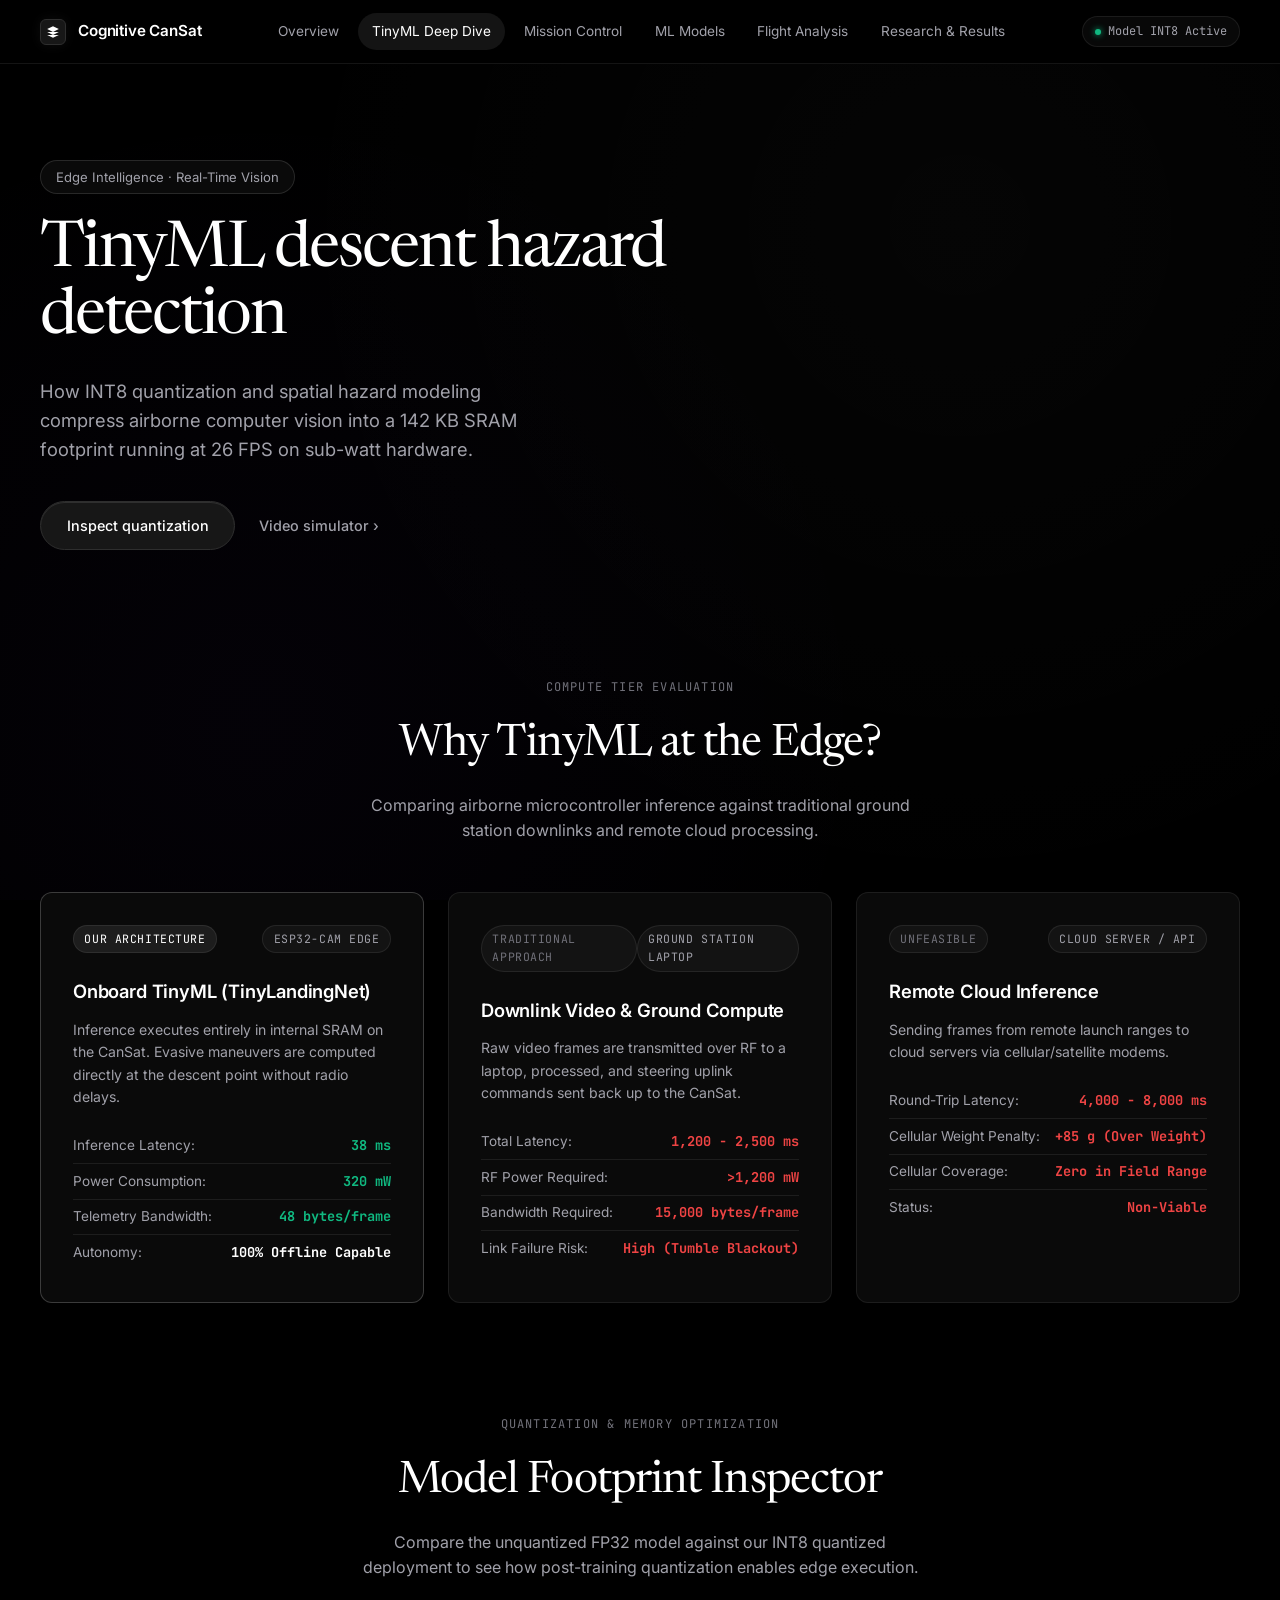
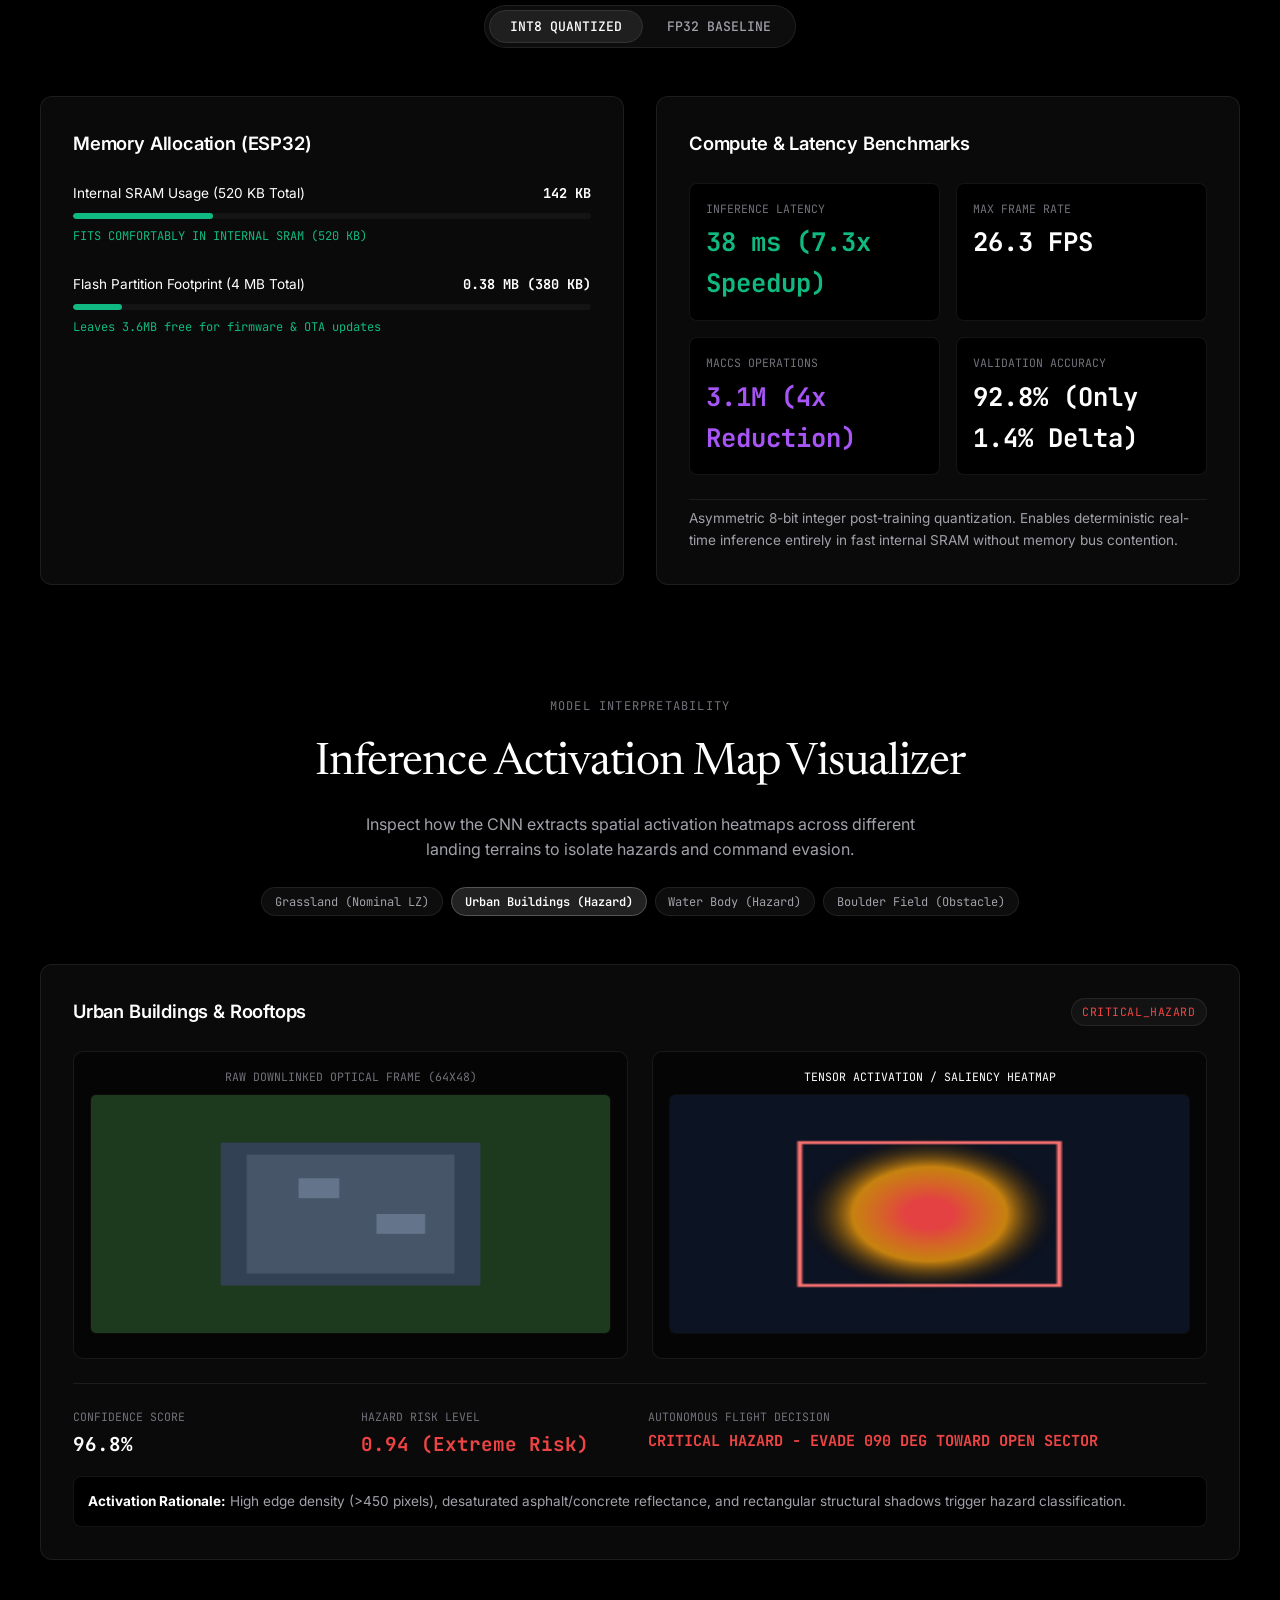
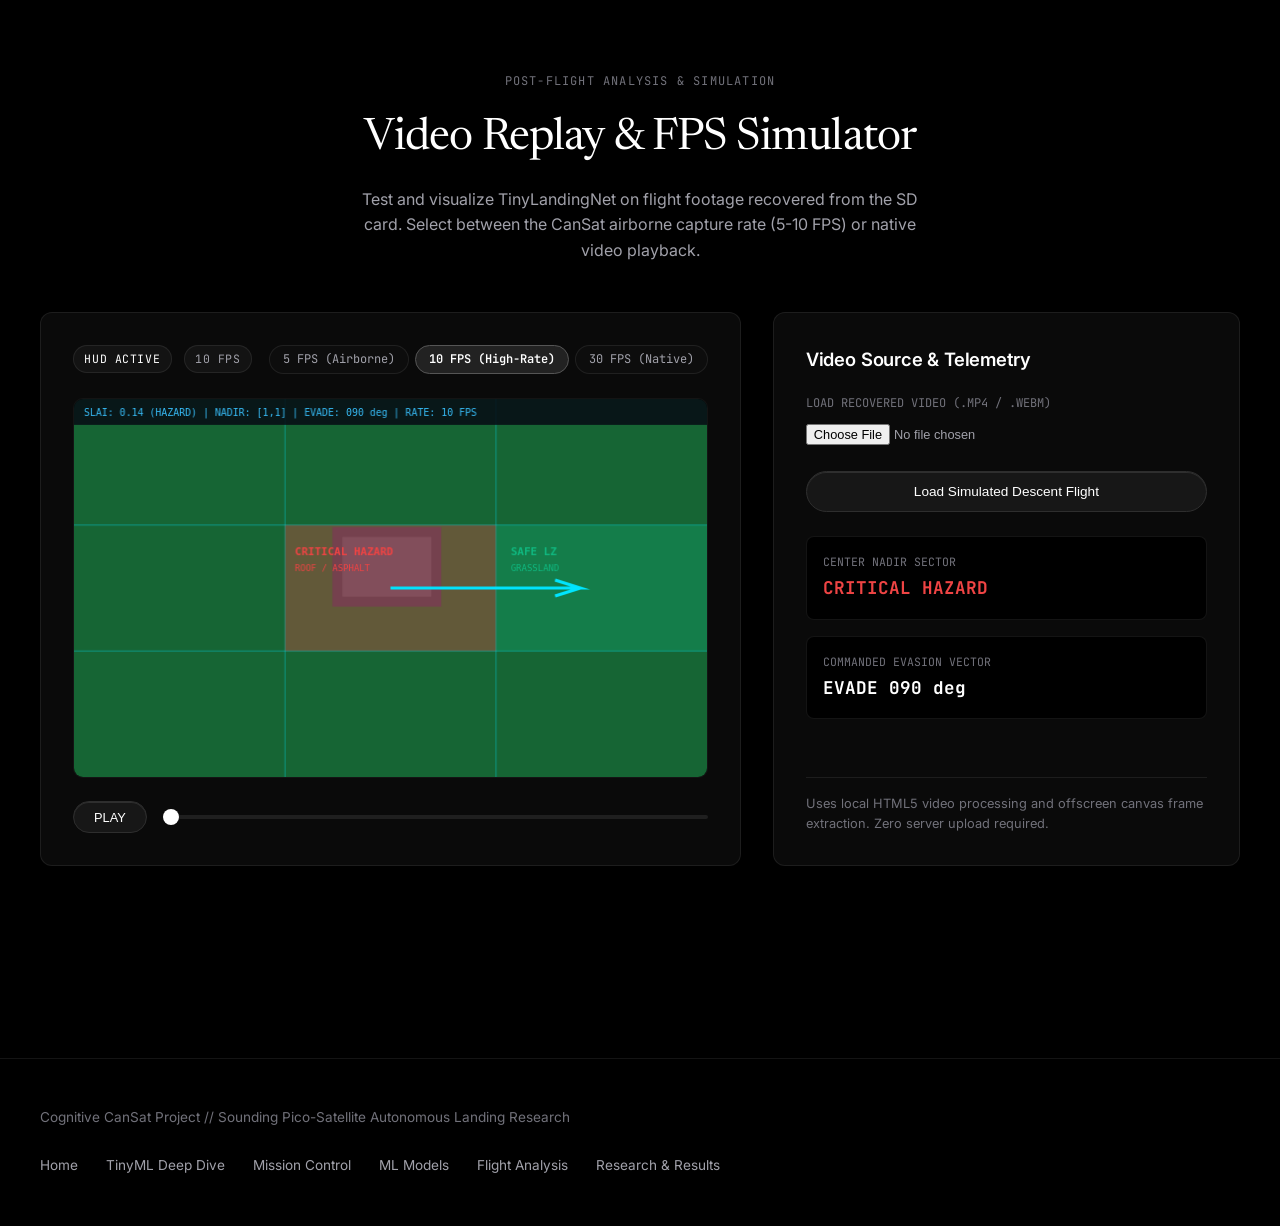
<file: tinyml.html>
<!DOCTYPE html>
<html lang="en">
<head>
  <meta charset="UTF-8">
  <meta name="viewport" content="width=device-width, initial-scale=1.0">
  <title>Cognitive CanSat - TinyML Deep Dive &amp; Replay Simulator</title>
  <link rel="preconnect" href="https://fonts.googleapis.com">
  <link rel="preconnect" href="https://fonts.gstatic.com" crossorigin>
  <link rel="stylesheet" href="css/resend-theme.css">
  <style>
    /* Inspector Toggle Buttons */
    .toggle-group {
      display: inline-flex;
      background: #0d0d0d;
      border: 1px solid var(--border-subtle);
      border-radius: 9999px;
      padding: 0.25rem;
      gap: 0.25rem;
    }

    .toggle-btn {
      background: transparent;
      border: none;
      color: var(--text-secondary);
      padding: 0.45rem 1.25rem;
      border-radius: 9999px;
      font-size: 0.82rem;
      font-weight: 500;
      font-family: var(--font-mono);
      cursor: pointer;
      transition: all 0.2s ease;
    }

    .toggle-btn.active {
      background: #1f1f1f;
      color: #ffffff;
      border: 1px solid #333333;
    }

    /* Progress bar styles */
    .progress-track {
      width: 100%;
      height: 6px;
      background: #141414;
      border-radius: 9999px;
      overflow: hidden;
      margin: 0.5rem 0;
    }

    .progress-fill {
      height: 100%;
      border-radius: 9999px;
      transition: width 0.4s ease, background-color 0.4s ease;
    }

    /* Visualizer Canvas Layout */
    .visualizer-grid {
      display: grid;
      grid-template-columns: 1fr 1fr;
      gap: 1.5rem;
      margin-top: 1.5rem;
    }

    .canvas-box {
      background: #050505;
      border: 1px solid var(--border-subtle);
      border-radius: 10px;
      padding: 1rem;
      text-align: center;
    }

    .canvas-box canvas {
      width: 100%;
      height: 240px;
      border-radius: 6px;
      background: #000000;
      border: 1px solid rgba(255, 255, 255, 0.05);
    }

    /* Video Replay Layout */
    .replay-layout {
      display: grid;
      grid-template-columns: 1.5fr 1fr;
      gap: 2rem;
      margin-top: 2rem;
    }

    #replay-hud-canvas {
      width: 100%;
      height: 380px;
      border-radius: 10px;
      background: #000000;
      border: 1px solid var(--border-subtle);
    }

    .fps-selector-group {
      display: flex;
      gap: 0.4rem;
    }

    .fps-btn {
      background: #0d0d0d;
      border: 1px solid var(--border-subtle);
      border-radius: 9999px;
      color: var(--text-secondary);
      font-family: var(--font-mono);
      font-size: 0.75rem;
      padding: 0.35rem 0.8rem;
      cursor: pointer;
      transition: all 0.2s ease;
    }

    .fps-btn:hover {
      background: #171717;
      color: #ffffff;
    }

    .fps-btn.active {
      background: #222222;
      border-color: #555555;
      color: #ffffff;
      font-weight: 600;
    }

    .range-slider {
      width: 100%;
      height: 4px;
      border-radius: 9999px;
      background: #1f1f1f;
      outline: none;
      -webkit-appearance: none;
      cursor: pointer;
    }

    .range-slider::-webkit-slider-thumb {
      -webkit-appearance: none;
      width: 16px;
      height: 16px;
      border-radius: 50%;
      background: #ffffff;
      cursor: pointer;
    }

    @media (max-width: 960px) {
      .visualizer-grid,
      .replay-layout {
        grid-template-columns: 1fr;
      }
    }
  </style>
</head>
<body>

  <!-- ============================================================== -->
  <!-- RESEND DARK AEROSPACE STICKY NAVIGATION BAR                     -->
  <!-- ============================================================== -->
  <nav class="resend-navbar">
    <a href="index.html" class="nav-brand">
      <div class="brand-icon">
        <svg viewBox="0 0 24 24"><path d="M12 2L2 7l10 5 10-5-10-5zM2 17l10 5 10-5M2 12l10 5 10-5"/></svg>
      </div>
      <span>Cognitive CanSat</span>
    </a>
    <ul class="nav-links">
      <li><a href="index.html" class="nav-link">Overview</a></li>
      <li><a href="tinyml.html" class="nav-link active">TinyML Deep Dive</a></li>
      <li><a href="dashboard.html" class="nav-link">Mission Control</a></li>
      <li><a href="models.html" class="nav-link">ML Models</a></li>
      <li><a href="analysis.html" class="nav-link">Flight Analysis</a></li>
      <li><a href="results.html" class="nav-link">Research &amp; Results</a></li>
    </ul>
    <div class="nav-actions">
      <div class="system-status-badge">
        <span class="status-dot"></span>
        <span>Model INT8 Active</span>
      </div>
    </div>
  </nav>

  <div class="content-container">

    <!-- ============================================================== -->
    <!-- HERO SECTION                                                   -->
    <!-- ============================================================== -->
    <header style="padding: 4rem 0 3rem 0; max-width: 780px;">
      <div class="hero-pill-badge" style="margin-bottom: 1.5rem;">
        Edge Intelligence &middot; Real-Time Vision
      </div>
      <h1 class="hero-serif-title" style="font-size: clamp(2.8rem, 5vw, 4.2rem);">
        TinyML descent hazard detection
      </h1>
      <p class="hero-subtitle">
        How INT8 quantization and spatial hazard modeling compress airborne computer vision into a 142 KB SRAM footprint running at 26 FPS on sub-watt hardware.
      </p>
      <div class="hero-cta-group">
        <a href="#model-inspector-section" class="btn-resend-pill">Inspect quantization</a>
        <a href="#video-replay-section" class="btn-resend-link">Video simulator &rsaquo;</a>
      </div>
    </header>

    <!-- ============================================================== -->
    <!-- SECTION 1: WHY TINYML ON MICROCONTROLLERS?                    -->
    <!-- ============================================================== -->
    <section style="margin-top: 5rem;">
      <div class="section-header">
        <div class="section-tag">Compute Tier Evaluation</div>
        <h2 class="section-title">Why TinyML at the Edge?</h2>
        <p class="section-desc">
          Comparing airborne microcontroller inference against traditional ground station downlinks and remote cloud processing.
        </p>
      </div>

      <div style="display: grid; grid-template-columns: repeat(auto-fit, minmax(320px, 1fr)); gap: 1.5rem;">
        <!-- Edge Microcontroller (Our Architecture) -->
        <div class="resend-card" style="border-color: rgba(255, 255, 255, 0.2);">
          <div class="card-header">
            <span class="card-badge" style="color: #ffffff; background: rgba(255, 255, 255, 0.08);">Our Architecture</span>
            <span class="card-badge">ESP32-CAM Edge</span>
          </div>
          <h3 class="card-title" style="margin-bottom: 0.75rem;">Onboard TinyML (TinyLandingNet)</h3>
          <p style="color: var(--text-secondary); font-size: 0.88rem; line-height: 1.6; margin-bottom: 1.25rem;">
            Inference executes entirely in internal SRAM on the CanSat. Evasive maneuvers are computed directly at the descent point without radio delays.
          </p>
          <ul style="list-style: none; font-size: 0.85rem; color: var(--text-secondary);">
            <li style="padding: 0.4rem 0; border-bottom: 1px solid var(--border-subtle); display: flex; justify-content: space-between;">
              <span>Inference Latency:</span> <strong style="color: var(--accent-green); font-family: var(--font-mono);">38 ms</strong>
            </li>
            <li style="padding: 0.4rem 0; border-bottom: 1px solid var(--border-subtle); display: flex; justify-content: space-between;">
              <span>Power Consumption:</span> <strong style="color: var(--accent-green); font-family: var(--font-mono);">320 mW</strong>
            </li>
            <li style="padding: 0.4rem 0; border-bottom: 1px solid var(--border-subtle); display: flex; justify-content: space-between;">
              <span>Telemetry Bandwidth:</span> <strong style="color: var(--accent-green); font-family: var(--font-mono);">48 bytes/frame</strong>
            </li>
            <li style="padding: 0.4rem 0; display: flex; justify-content: space-between;">
              <span>Autonomy:</span> <strong style="color: #ffffff; font-family: var(--font-mono);">100% Offline Capable</strong>
            </li>
          </ul>
        </div>

        <!-- Ground Station Processing -->
        <div class="resend-card">
          <div class="card-header">
            <span class="card-badge" style="color: var(--text-muted);">Traditional Approach</span>
            <span class="card-badge">Ground Station Laptop</span>
          </div>
          <h3 class="card-title" style="margin-bottom: 0.75rem;">Downlink Video &amp; Ground Compute</h3>
          <p style="color: var(--text-secondary); font-size: 0.88rem; line-height: 1.6; margin-bottom: 1.25rem;">
            Raw video frames are transmitted over RF to a laptop, processed, and steering uplink commands sent back up to the CanSat.
          </p>
          <ul style="list-style: none; font-size: 0.85rem; color: var(--text-secondary);">
            <li style="padding: 0.4rem 0; border-bottom: 1px solid var(--border-subtle); display: flex; justify-content: space-between;">
              <span>Total Latency:</span> <strong style="color: var(--accent-red); font-family: var(--font-mono);">1,200 - 2,500 ms</strong>
            </li>
            <li style="padding: 0.4rem 0; border-bottom: 1px solid var(--border-subtle); display: flex; justify-content: space-between;">
              <span>RF Power Required:</span> <strong style="color: var(--accent-red); font-family: var(--font-mono);">>1,200 mW</strong>
            </li>
            <li style="padding: 0.4rem 0; border-bottom: 1px solid var(--border-subtle); display: flex; justify-content: space-between;">
              <span>Bandwidth Required:</span> <strong style="color: var(--accent-red); font-family: var(--font-mono);">15,000 bytes/frame</strong>
            </li>
            <li style="padding: 0.4rem 0; display: flex; justify-content: space-between;">
              <span>Link Failure Risk:</span> <strong style="color: var(--accent-red); font-family: var(--font-mono);">High (Tumble Blackout)</strong>
            </li>
          </ul>
        </div>

        <!-- Cloud AI -->
        <div class="resend-card">
          <div class="card-header">
            <span class="card-badge" style="color: var(--text-muted);">Unfeasible</span>
            <span class="card-badge">Cloud Server / API</span>
          </div>
          <h3 class="card-title" style="margin-bottom: 0.75rem;">Remote Cloud Inference</h3>
          <p style="color: var(--text-secondary); font-size: 0.88rem; line-height: 1.6; margin-bottom: 1.25rem;">
            Sending frames from remote launch ranges to cloud servers via cellular/satellite modems.
          </p>
          <ul style="list-style: none; font-size: 0.85rem; color: var(--text-secondary);">
            <li style="padding: 0.4rem 0; border-bottom: 1px solid var(--border-subtle); display: flex; justify-content: space-between;">
              <span>Round-Trip Latency:</span> <strong style="color: var(--accent-red); font-family: var(--font-mono);">4,000 - 8,000 ms</strong>
            </li>
            <li style="padding: 0.4rem 0; border-bottom: 1px solid var(--border-subtle); display: flex; justify-content: space-between;">
              <span>Cellular Weight Penalty:</span> <strong style="color: var(--accent-red); font-family: var(--font-mono);">+85 g (Over Weight)</strong>
            </li>
            <li style="padding: 0.4rem 0; border-bottom: 1px solid var(--border-subtle); display: flex; justify-content: space-between;">
              <span>Cellular Coverage:</span> <strong style="color: var(--accent-red); font-family: var(--font-mono);">Zero in Field Range</strong>
            </li>
            <li style="padding: 0.4rem 0; display: flex; justify-content: space-between;">
              <span>Status:</span> <strong style="color: var(--accent-red); font-family: var(--font-mono);">Non-Viable</strong>
            </li>
          </ul>
        </div>
      </div>
    </section>

    <!-- ============================================================== -->
    <!-- SECTION 2: MODEL INSPECTOR (QUANTIZATION METRICS)             -->
    <!-- ============================================================== -->
    <section id="model-inspector-section" style="margin-top: 7rem;">
      <div class="section-header">
        <div class="section-tag">Quantization &amp; Memory Optimization</div>
        <h2 class="section-title">Model Footprint Inspector</h2>
        <p class="section-desc">
          Compare the unquantized FP32 model against our INT8 quantized deployment to see how post-training quantization enables edge execution.
        </p>
        <div style="margin-top: 1.5rem;">
          <div class="toggle-group">
            <button type="button" id="toggle-int8" class="toggle-btn active">INT8 QUANTIZED</button>
            <button type="button" id="toggle-fp32" class="toggle-btn">FP32 BASELINE</button>
          </div>
        </div>
      </div>

      <div style="display: grid; grid-template-columns: 1fr 1fr; gap: 2rem;">
        <!-- Memory Allocation -->
        <div class="resend-card">
          <div class="card-title" style="margin-bottom: 1.5rem;">Memory Allocation (ESP32)</div>

          <div style="margin-bottom: 1.75rem;">
            <div style="display: flex; justify-content: space-between; font-size: 0.85rem;">
              <span>Internal SRAM Usage (520 KB Total)</span>
              <strong id="inspector-sram-val" style="font-family: var(--font-mono); color: #ffffff;">142 KB</strong>
            </div>
            <div class="progress-track">
              <div id="inspector-sram-bar" class="progress-fill" style="width: 27%; background-color: var(--accent-green);"></div>
            </div>
            <div id="inspector-sram-note" style="font-size: 0.75rem; font-family: var(--font-mono); color: var(--accent-green);">
              FITS COMFORTABLY IN INTERNAL SRAM (520 KB)
            </div>
          </div>

          <div>
            <div style="display: flex; justify-content: space-between; font-size: 0.85rem;">
              <span>Flash Partition Footprint (4 MB Total)</span>
              <strong id="inspector-flash-val" style="font-family: var(--font-mono); color: #ffffff;">0.38 MB (380 KB)</strong>
            </div>
            <div class="progress-track">
              <div id="inspector-flash-bar" class="progress-fill" style="width: 9.5%; background-color: var(--accent-green);"></div>
            </div>
            <div id="inspector-flash-note" style="font-size: 0.75rem; font-family: var(--font-mono); color: var(--accent-green);">
              Leaves 3.6MB free for firmware &amp; OTA updates
            </div>
          </div>
        </div>

        <!-- Compute Metrics -->
        <div class="resend-card">
          <div class="card-title" style="margin-bottom: 1.5rem;">Compute &amp; Latency Benchmarks</div>

          <div style="display: grid; grid-template-columns: 1fr 1fr; gap: 1rem; margin-bottom: 1.5rem;">
            <div style="background: #000000; border: 1px solid var(--border-subtle); border-radius: 8px; padding: 1rem;">
              <div style="font-size: 0.72rem; color: var(--text-muted); font-family: var(--font-mono); text-transform: uppercase;">Inference Latency</div>
              <div id="inspector-latency-val" style="font-size: 1.6rem; font-weight: 700; color: var(--accent-green); font-family: var(--font-mono); margin-top: 0.25rem;">38 ms</div>
            </div>
            <div style="background: #000000; border: 1px solid var(--border-subtle); border-radius: 8px; padding: 1rem;">
              <div style="font-size: 0.72rem; color: var(--text-muted); font-family: var(--font-mono); text-transform: uppercase;">Max Frame Rate</div>
              <div id="inspector-fps-val" style="font-size: 1.6rem; font-weight: 700; color: #ffffff; font-family: var(--font-mono); margin-top: 0.25rem;">26.3 FPS</div>
            </div>
            <div style="background: #000000; border: 1px solid var(--border-subtle); border-radius: 8px; padding: 1rem;">
              <div style="font-size: 0.72rem; color: var(--text-muted); font-family: var(--font-mono); text-transform: uppercase;">MACCs Operations</div>
              <div id="inspector-maccs-val" style="font-size: 1.6rem; font-weight: 700; color: var(--accent-purple-light); font-family: var(--font-mono); margin-top: 0.25rem;">3.1M</div>
            </div>
            <div style="background: #000000; border: 1px solid var(--border-subtle); border-radius: 8px; padding: 1rem;">
              <div style="font-size: 0.72rem; color: var(--text-muted); font-family: var(--font-mono); text-transform: uppercase;">Validation Accuracy</div>
              <div id="inspector-acc-val" style="font-size: 1.6rem; font-weight: 700; color: #ffffff; font-family: var(--font-mono); margin-top: 0.25rem;">92.8%</div>
            </div>
          </div>

          <div style="font-size: 0.85rem; color: var(--text-secondary); line-height: 1.6; padding-top: 0.5rem; border-top: 1px solid var(--border-subtle);">
            <span id="inspector-desc-val">
              Asymmetric 8-bit integer post-training quantization. Enables deterministic real-time inference entirely in fast internal SRAM without memory bus contention.
            </span>
          </div>
        </div>
      </div>
    </section>

    <!-- ============================================================== -->
    <!-- SECTION 3: INFERENCE VISUALIZER (ACTIVATION MAPS)              -->
    <!-- ============================================================== -->
    <section id="inference-visualizer-section" style="margin-top: 7rem;">
      <div class="section-header">
        <div class="section-tag">Model Interpretability</div>
        <h2 class="section-title">Inference Activation Map Visualizer</h2>
        <p class="section-desc">
          Inspect how the CNN extracts spatial activation heatmaps across different landing terrains to isolate hazards and command evasion.
        </p>

        <div style="display: flex; justify-content: center; gap: 0.5rem; flex-wrap: wrap; margin-top: 1.5rem;">
          <button type="button" class="fps-btn" data-terrain="grass">Grassland (Nominal LZ)</button>
          <button type="button" class="fps-btn active" data-terrain="urban">Urban Buildings (Hazard)</button>
          <button type="button" class="fps-btn" data-terrain="water">Water Body (Hazard)</button>
          <button type="button" class="fps-btn" data-terrain="boulders">Boulder Field (Obstacle)</button>
        </div>
      </div>

      <div class="resend-card">
        <div class="card-header">
          <h3 id="visualizer-terrain-title" class="card-title">Urban Buildings &amp; Rooftops</h3>
          <span id="visualizer-classification" class="card-badge" style="color: var(--accent-red);">CRITICAL_HAZARD</span>
        </div>

        <div class="visualizer-grid">
          <!-- Raw Frame -->
          <div class="canvas-box">
            <div style="font-family: var(--font-mono); font-size: 0.72rem; color: var(--text-muted); text-transform: uppercase; margin-bottom: 0.5rem;">
              Raw Downlinked Optical Frame (64x48)
            </div>
            <canvas id="visualizer-raw-canvas" width="320" height="240"></canvas>
          </div>

          <!-- Heatmap -->
          <div class="canvas-box">
            <div style="font-family: var(--font-mono); font-size: 0.72rem; color: #ffffff; text-transform: uppercase; margin-bottom: 0.5rem;">
              Tensor Activation / Saliency Heatmap
            </div>
            <canvas id="visualizer-heat-canvas" width="320" height="240"></canvas>
          </div>
        </div>

        <div style="display: grid; grid-template-columns: repeat(auto-fit, minmax(200px, 1fr)); gap: 1rem; margin-top: 1.5rem; padding-top: 1.5rem; border-top: 1px solid var(--border-subtle);">
          <div>
            <div style="font-size: 0.72rem; color: var(--text-muted); font-family: var(--font-mono); text-transform: uppercase;">Confidence Score</div>
            <div id="visualizer-confidence" style="font-size: 1.2rem; font-weight: 700; color: #ffffff; font-family: var(--font-mono); margin-top: 0.2rem;">96.8%</div>
          </div>
          <div>
            <div style="font-size: 0.72rem; color: var(--text-muted); font-family: var(--font-mono); text-transform: uppercase;">Hazard Risk Level</div>
            <div id="visualizer-risk" style="font-size: 1.2rem; font-weight: 700; color: var(--accent-red); font-family: var(--font-mono); margin-top: 0.2rem;">0.94 (Extreme Risk)</div>
          </div>
          <div style="grid-column: span 2;">
            <div style="font-size: 0.72rem; color: var(--text-muted); font-family: var(--font-mono); text-transform: uppercase;">Autonomous Flight Decision</div>
            <div id="visualizer-decision" style="font-size: 0.95rem; font-weight: 700; color: var(--accent-red); font-family: var(--font-mono); margin-top: 0.2rem;">
              CRITICAL HAZARD - EVADE 090 DEG TOWARD OPEN SECTOR
            </div>
          </div>
        </div>

        <div style="margin-top: 1rem; background: #000000; border: 1px solid var(--border-subtle); border-radius: 8px; padding: 0.85rem; font-size: 0.85rem; color: var(--text-secondary);">
          <strong style="color: #ffffff;">Activation Rationale:</strong>
          <span id="visualizer-explanation">
            High edge density (>450 pixels), desaturated asphalt/concrete reflectance, and rectangular structural shadows trigger hazard classification.
          </span>
        </div>
      </div>
    </section>

    <!-- ============================================================== -->
    <!-- SECTION 4: INTERACTIVE VIDEO REPLAY SIMULATOR & FPS SELECTOR   -->
    <!-- ============================================================== -->
    <section id="video-replay-section" style="margin-top: 7rem;">
      <div class="section-header">
        <div class="section-tag">Post-Flight Analysis &amp; Simulation</div>
        <h2 class="section-title">Video Replay &amp; FPS Simulator</h2>
        <p class="section-desc">
          Test and visualize TinyLandingNet on flight footage recovered from the SD card. Select between the CanSat airborne capture rate (5-10 FPS) or native video playback.
        </p>
      </div>

      <div class="replay-layout">
        <!-- Main Video / Canvas Player -->
        <div class="resend-card">
          <div class="card-header">
            <div style="display: flex; align-items: center; gap: 0.75rem;">
              <span class="card-badge" style="color: #ffffff;">HUD ACTIVE</span>
              <span id="replay-fps-indicator" class="card-badge" style="font-family: var(--font-mono);">10 FPS</span>
            </div>
            <div class="fps-selector-group">
              <button type="button" class="fps-btn" data-fps-mode="5">5 FPS (Airborne)</button>
              <button type="button" class="fps-btn active" data-fps-mode="10">10 FPS (High-Rate)</button>
              <button type="button" class="fps-btn" data-fps-mode="30">30 FPS (Native)</button>
            </div>
          </div>

          <canvas id="replay-hud-canvas" width="640" height="380"></canvas>

          <!-- Playback Bar -->
          <div style="display: flex; align-items: center; gap: 1rem; margin-top: 1rem;">
            <button type="button" id="btn-replay-play" class="btn-resend-pill" style="padding: 0.45rem 1.25rem; font-size: 0.8rem;">
              PLAY
            </button>
            <input type="range" id="replay-scrubber" class="range-slider" min="0" max="100" value="0" style="flex: 1;">
          </div>
        </div>

        <!-- Video Controls & Evasion Readout -->
        <div class="resend-card" style="display: flex; flex-direction: column; justify-content: space-between;">
          <div>
            <div class="card-title" style="margin-bottom: 1.25rem;">Video Source &amp; Telemetry</div>

            <div style="margin-bottom: 1.5rem;">
              <label for="replay-file-input" style="font-size: 0.75rem; font-family: var(--font-mono); color: var(--text-muted); text-transform: uppercase; display: block; margin-bottom: 0.5rem;">
                Load Recovered Video (.mp4 / .webm)
              </label>
              <input type="file" id="replay-file-input" accept="video/mp4,video/webm" style="font-size: 0.8rem; color: var(--text-secondary); width: 100%;">
            </div>

            <div style="margin-bottom: 1.5rem;">
              <button type="button" id="btn-load-sample-video" class="btn-resend-pill" style="width: 100%; justify-content: center; font-size: 0.85rem;">
                Load Simulated Descent Flight
              </button>
            </div>

            <div style="background: #000000; border: 1px solid var(--border-subtle); border-radius: 8px; padding: 1rem; margin-bottom: 1rem;">
              <div style="font-size: 0.72rem; color: var(--text-muted); font-family: var(--font-mono); text-transform: uppercase;">Center Nadir Sector</div>
              <div id="replay-slai-badge" style="font-size: 1.1rem; font-weight: 700; color: var(--accent-red); font-family: var(--font-mono); margin-top: 0.2rem;">
                CRITICAL HAZARD
              </div>
            </div>

            <div style="background: #000000; border: 1px solid var(--border-subtle); border-radius: 8px; padding: 1rem;">
              <div style="font-size: 0.72rem; color: var(--text-muted); font-family: var(--font-mono); text-transform: uppercase;">Commanded Evasion Vector</div>
              <div id="replay-evade-badge" style="font-size: 1.1rem; font-weight: 700; color: #ffffff; font-family: var(--font-mono); margin-top: 0.2rem;">
                EVADE 090 deg
              </div>
            </div>
          </div>

          <div style="font-size: 0.8rem; color: var(--text-muted); line-height: 1.5; padding-top: 1rem; border-top: 1px solid var(--border-subtle);">
            Uses local HTML5 video processing and offscreen canvas frame extraction. Zero server upload required.
          </div>
        </div>
      </div>
    </section>

  </div>

  <!-- ============================================================== -->
  <!-- RESEND FOOTER                                                  -->
  <!-- ============================================================== -->
  <footer class="resend-footer">
    <div class="footer-content">
      <div class="footer-brand">
        Cognitive CanSat Project // Sounding Pico-Satellite Autonomous Landing Research
      </div>
      <ul class="footer-links">
        <li><a href="index.html" class="footer-link">Home</a></li>
        <li><a href="tinyml.html" class="footer-link">TinyML Deep Dive</a></li>
        <li><a href="dashboard.html" class="footer-link">Mission Control</a></li>
        <li><a href="models.html" class="footer-link">ML Models</a></li>
        <li><a href="analysis.html" class="footer-link">Flight Analysis</a></li>
        <li><a href="results.html" class="footer-link">Research &amp; Results</a></li>
      </ul>
    </div>
  </footer>

  <!-- Scripts -->
  <script src="js/tinyml-demo.js"></script>
</body>
</html>
</file>
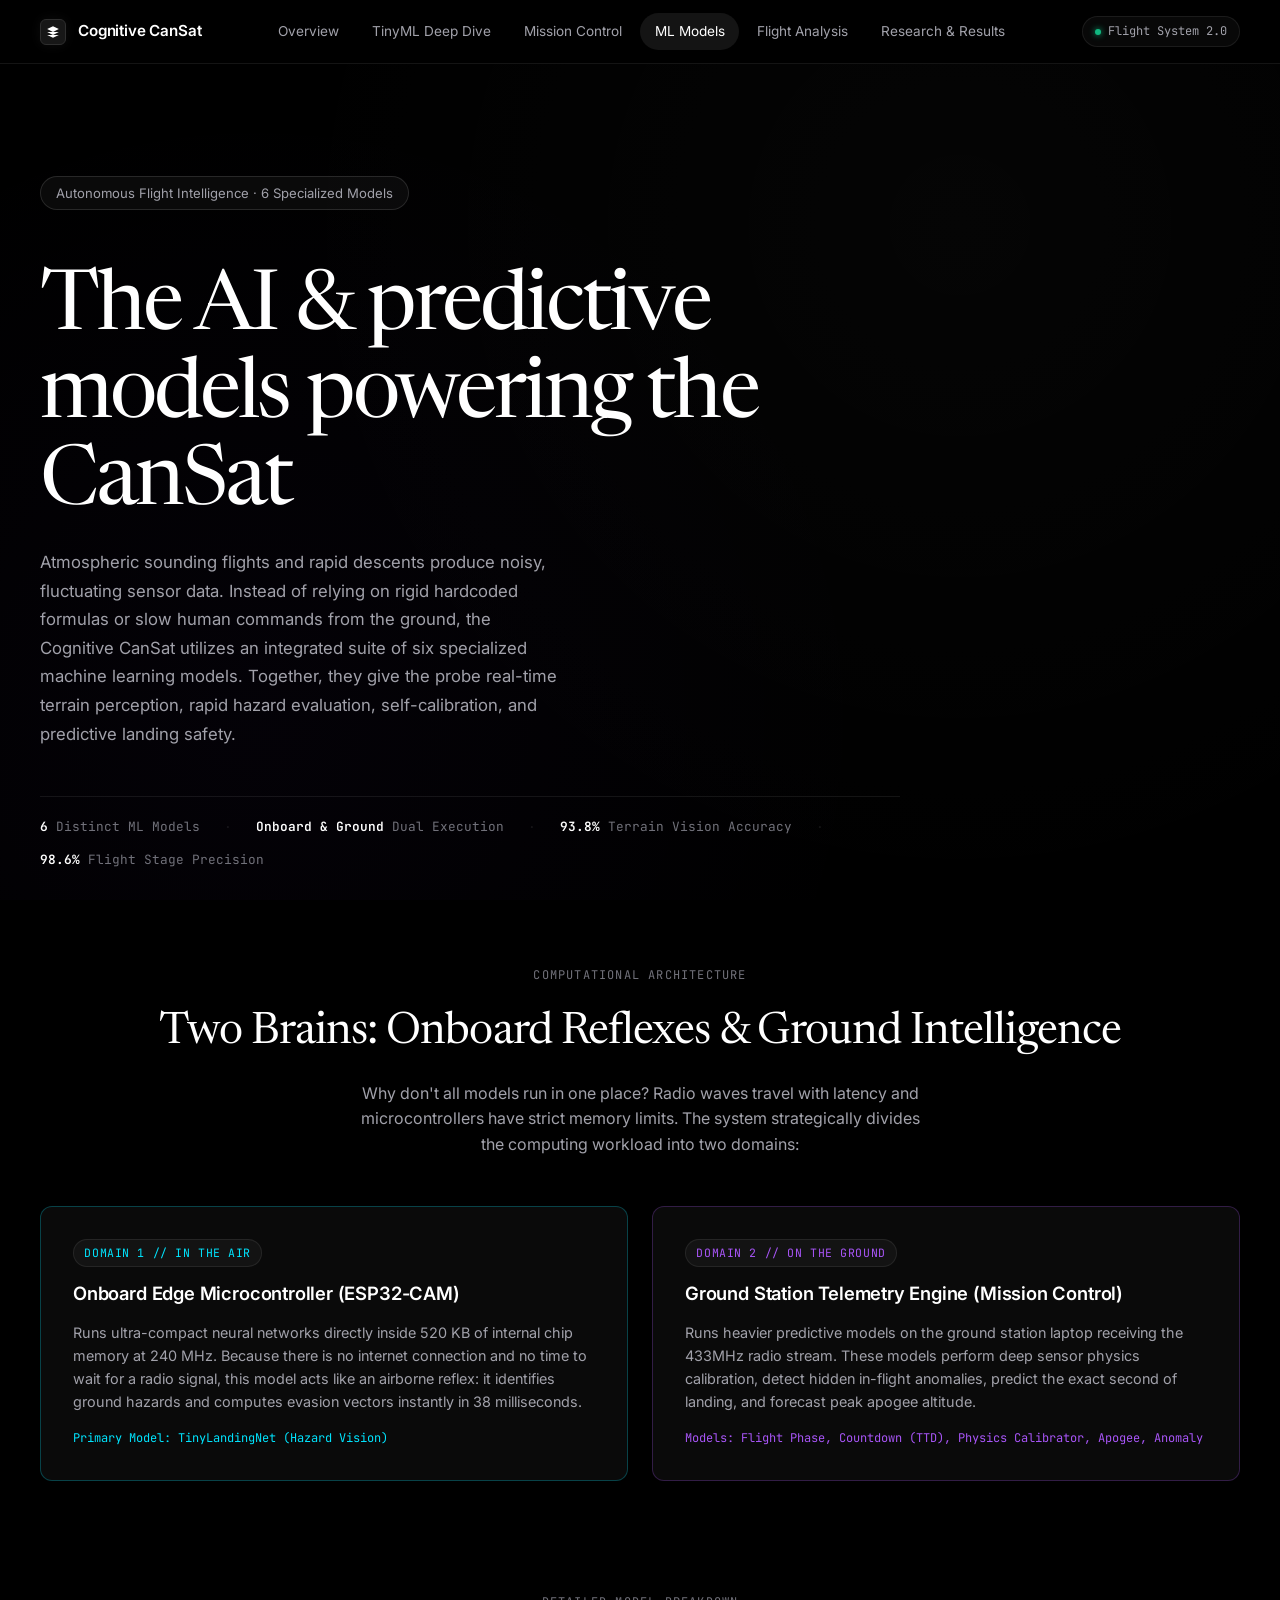
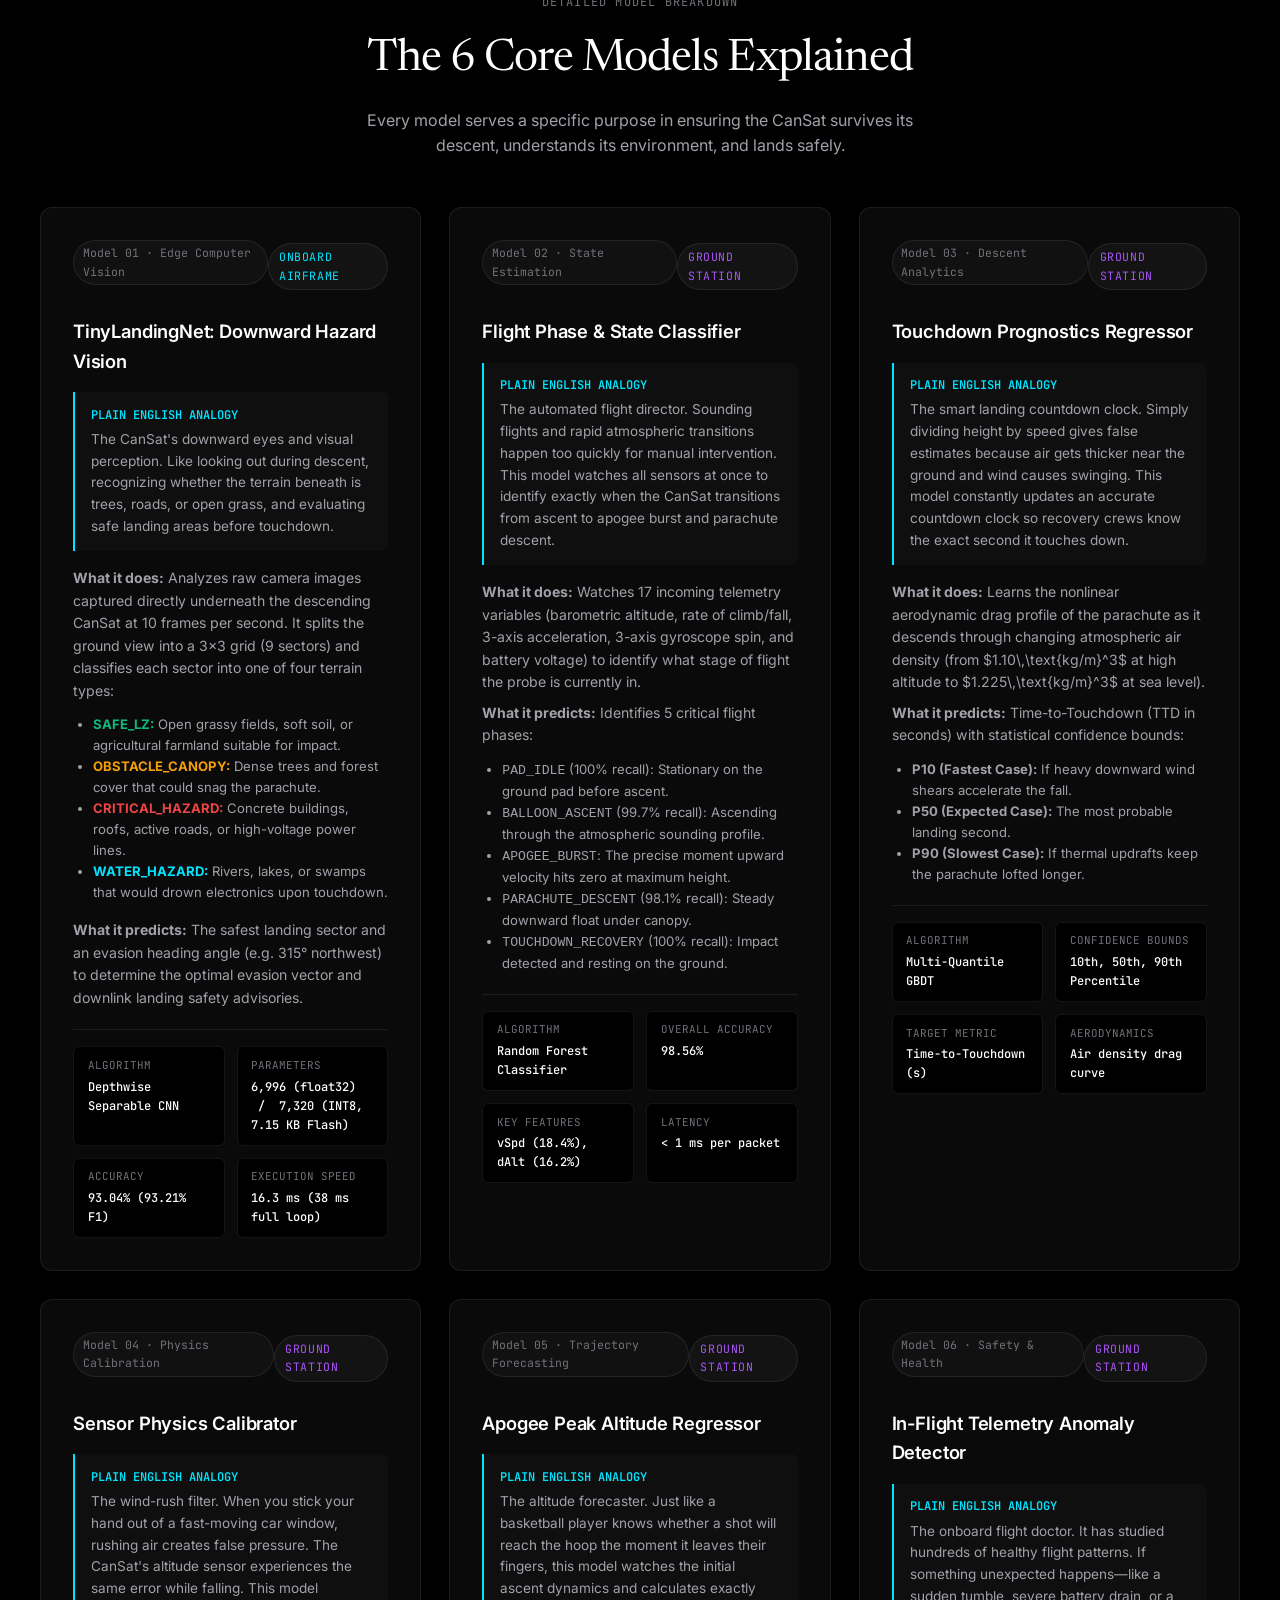
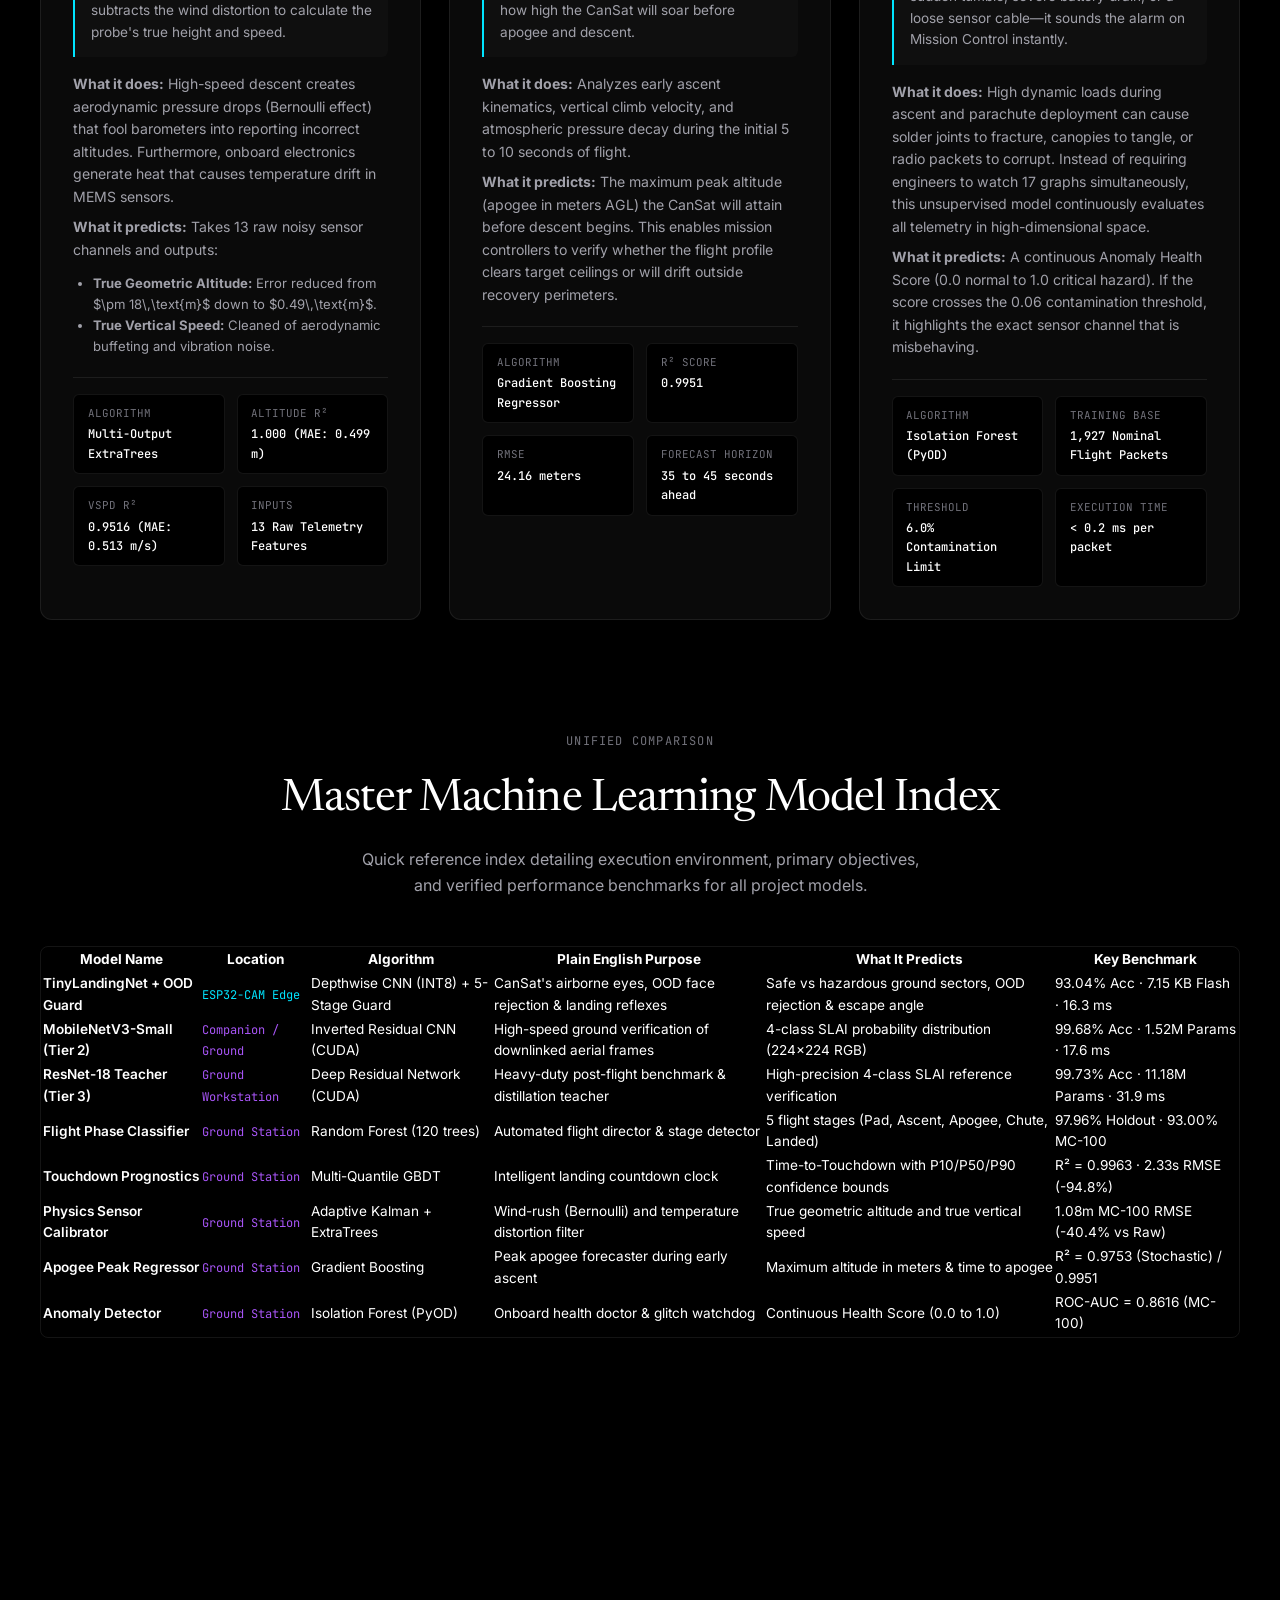
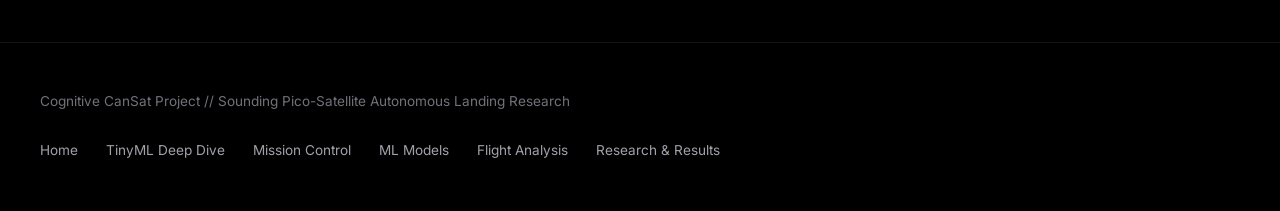
<file: frontend/models.html>
<!DOCTYPE html>
<html lang="en">
<head>
  <meta charset="UTF-8">
  <meta name="viewport" content="width=device-width, initial-scale=1.0">
  <title>Machine Learning Architecture &amp; Predictive Models | Cognitive CanSat</title>
  <link rel="preconnect" href="https://fonts.googleapis.com">
  <link rel="preconnect" href="https://fonts.gstatic.com" crossorigin>
  <link href="https://fonts.googleapis.com/css2?family=Inter:wght@300;400;500;600;700&family=JetBrains+Mono:wght@400;500;600&family=Newsreader:ital,opsz,wght@0,6..72,300;0,6..72,400;0,6..72,500;1,6..72,400&display=swap" rel="stylesheet">
  <link rel="stylesheet" href="css/resend-theme.css">
  <style>
    .model-card-grid {
      display: grid;
      grid-template-columns: repeat(auto-fit, minmax(min(100%, 320px), 1fr));
      gap: 1.75rem;
      margin-top: 2rem;
    }

    .model-spec-list {
      display: grid;
      grid-template-columns: 1fr 1fr;
      gap: 0.75rem;
      margin-top: 1.25rem;
      padding-top: 1rem;
      border-top: 1px solid var(--border-subtle);
      font-family: var(--font-mono);
      font-size: 0.75rem;
    }

    .model-spec-item {
      background: #000000;
      border: 1px solid var(--border-subtle);
      border-radius: 6px;
      padding: 0.6rem 0.85rem;
    }

    .model-spec-label {
      color: var(--text-muted);
      text-transform: uppercase;
      font-size: 0.68rem;
      margin-bottom: 0.2rem;
    }

    .model-spec-value {
      color: #ffffff;
      font-weight: 500;
    }

    .analogy-box {
      background: rgba(255, 255, 255, 0.02);
      border-left: 2px solid var(--accent-cyan);
      padding: 0.85rem 1rem;
      margin: 1rem 0;
      border-radius: 0 6px 6px 0;
      font-size: 0.85rem;
      color: var(--text-secondary);
      line-height: 1.6;
    }

    .analogy-title {
      font-size: 0.75rem;
      font-family: var(--font-mono);
      color: var(--accent-cyan);
      text-transform: uppercase;
      margin-bottom: 0.25rem;
      font-weight: 600;
    }

    .pipeline-step-badge {
      display: inline-flex;
      align-items: center;
      gap: 0.4rem;
      font-family: var(--font-mono);
      font-size: 0.72rem;
      padding: 0.2rem 0.55rem;
      border-radius: 9999px;
      background: #111111;
      border: 1px solid var(--border-subtle);
      color: var(--text-muted);
      margin-bottom: 0.5rem;
    }

    .comparison-table-wrapper {
      overflow-x: auto;
      margin-top: 2rem;
      border: 1px solid var(--border-subtle);
      border-radius: 8px;
      -webkit-overflow-scrolling: touch;
    }

    @media (max-width: 640px) {
      .model-spec-list {
        grid-template-columns: 1fr;
      }
      .model-card-grid {
        gap: 1.25rem;
      }
    }
  </style>
</head>
<body>

  <!-- ============================================================== -->
  <!-- NAVIGATION BAR                                                 -->
  <!-- ============================================================== -->
  <nav class="resend-navbar">
    <a href="index.html" class="nav-brand">
      <div class="brand-icon">
        <svg viewBox="0 0 24 24"><path d="M12 2L2 7l10 5 10-5-10-5zM2 17l10 5 10-5M2 12l10 5 10-5"/></svg>
      </div>
      <span>Cognitive CanSat</span>
    </a>
    <ul class="nav-links">
      <li><a href="index.html" class="nav-link">Overview</a></li>
      <li><a href="tinyml.html" class="nav-link">TinyML Deep Dive</a></li>
      <li><a href="dashboard.html" class="nav-link">Mission Control</a></li>
      <li><a href="models.html" class="nav-link active">ML Models</a></li>
      <li><a href="analysis.html" class="nav-link">Flight Analysis</a></li>
      <li><a href="results.html" class="nav-link">Research &amp; Results</a></li>
    </ul>
    <div class="nav-actions">
      <div class="system-status-badge">
        <span class="status-dot"></span>
        <span>Flight System 2.0</span>
      </div>
    </div>
  </nav>

  <div class="content-container">

    <!-- ============================================================== -->
    <!-- HERO SECTION                                                   -->
    <!-- ============================================================== -->
    <header style="margin-top: 5rem; margin-bottom: 6rem; max-width: 860px;">
      <div class="hero-pill-badge" style="display: inline-flex;">
        <span>Autonomous Flight Intelligence &middot; 6 Specialized Models</span>
      </div>

      <h1 class="hero-serif-title" style="margin-top: 1.5rem; margin-bottom: 1.25rem;">
        The AI &amp; predictive models powering the CanSat
      </h1>

      <p class="hero-subtitle" style="font-size: 1.05rem; line-height: 1.7;">
        Atmospheric sounding flights and rapid descents produce noisy, fluctuating sensor data. Instead of relying on rigid hardcoded formulas or slow human commands from the ground, the Cognitive CanSat utilizes an integrated suite of six specialized machine learning models. Together, they give the probe real-time terrain perception, rapid hazard evaluation, self-calibration, and predictive landing safety.
      </p>

      <div style="display: flex; flex-wrap: wrap; align-items: center; gap: 0.75rem 1.5rem; margin-top: 3rem; padding-top: 1.25rem; border-top: 1px solid var(--border-subtle); font-family: var(--font-mono); font-size: 0.8rem; color: var(--text-muted);">
        <div><strong style="color: #ffffff; font-weight: 600;">6</strong> Distinct ML Models</div>
        <span style="color: var(--border-subtle); user-select: none;">&middot;</span>
        <div><strong style="color: #ffffff; font-weight: 600;">Onboard &amp; Ground</strong> Dual Execution</div>
        <span style="color: var(--border-subtle); user-select: none;">&middot;</span>
        <div><strong style="color: #ffffff; font-weight: 600;">93.8%</strong> Terrain Vision Accuracy</div>
        <span style="color: var(--border-subtle); user-select: none;">&middot;</span>
        <div><strong style="color: #ffffff; font-weight: 600;">98.6%</strong> Flight Stage Precision</div>
      </div>
    </header>

    <!-- ============================================================== -->
    <!-- SECTION 1: HOW THE TWO-TIER ML ARCHITECTURE WORKS               -->
    <!-- ============================================================== -->
    <section>
      <div class="section-header">
        <div class="section-tag">COMPUTATIONAL ARCHITECTURE</div>
        <h2 class="section-title">Two Brains: Onboard Reflexes &amp; Ground Intelligence</h2>
        <p class="section-desc">
          Why don't all models run in one place? Radio waves travel with latency and microcontrollers have strict memory limits. The system strategically divides the computing workload into two domains:
        </p>
      </div>

      <div style="display: grid; grid-template-columns: repeat(auto-fit, minmax(320px, 1fr)); gap: 1.5rem;">
        <!-- Domain 1: Onboard Edge AI -->
        <div class="resend-card" style="border-color: rgba(0, 229, 255, 0.25);">
          <div class="card-badge" style="color: var(--accent-cyan); width: fit-content; margin-bottom: 0.75rem;">Domain 1 // In The Air</div>
          <h3 class="card-title" style="margin-bottom: 0.75rem;">Onboard Edge Microcontroller (ESP32-CAM)</h3>
          <p style="color: var(--text-secondary); font-size: 0.9rem; line-height: 1.6; margin-bottom: 1rem;">
            Runs ultra-compact neural networks directly inside 520 KB of internal chip memory at 240 MHz. Because there is no internet connection and no time to wait for a radio signal, this model acts like an airborne reflex: it identifies ground hazards and computes evasion vectors instantly in 38 milliseconds.
          </p>
          <div style="font-family: var(--font-mono); font-size: 0.75rem; color: var(--accent-cyan);">
            Primary Model: TinyLandingNet (Hazard Vision)
          </div>
        </div>

        <!-- Domain 2: Ground Station Analytics -->
        <div class="resend-card" style="border-color: rgba(168, 85, 247, 0.25);">
          <div class="card-badge" style="color: var(--accent-purple-light); width: fit-content; margin-bottom: 0.75rem;">Domain 2 // On The Ground</div>
          <h3 class="card-title" style="margin-bottom: 0.75rem;">Ground Station Telemetry Engine (Mission Control)</h3>
          <p style="color: var(--text-secondary); font-size: 0.9rem; line-height: 1.6; margin-bottom: 1rem;">
            Runs heavier predictive models on the ground station laptop receiving the 433MHz radio stream. These models perform deep sensor physics calibration, detect hidden in-flight anomalies, predict the exact second of landing, and forecast peak apogee altitude.
          </p>
          <div style="font-family: var(--font-mono); font-size: 0.75rem; color: var(--accent-purple-light);">
            Models: Flight Phase, Countdown (TTD), Physics Calibrator, Apogee, Anomaly
          </div>
        </div>
      </div>
    </section>

    <!-- ============================================================== -->
    <!-- SECTION 2: THE 6 MACHINE LEARNING MODELS IN DETAIL             -->
    <!-- ============================================================== -->
    <section style="margin-top: 7rem;">
      <div class="section-header">
        <div class="section-tag">DETAILED MODEL BREAKDOWN</div>
        <h2 class="section-title">The 6 Core Models Explained</h2>
        <p class="section-desc">
          Every model serves a specific purpose in ensuring the CanSat survives its descent, understands its environment, and lands safely.
        </p>
      </div>

      <div class="model-card-grid">

        <!-- MODEL 1: TinyLandingNet -->
        <div class="resend-card">
          <div class="card-header">
            <span class="pipeline-step-badge">Model 01 &middot; Edge Computer Vision</span>
            <span class="card-badge" style="color: var(--accent-cyan);">Onboard Airframe</span>
          </div>

          <h3 class="card-title" style="margin-bottom: 0.5rem;">TinyLandingNet: Downward Hazard Vision</h3>
          
          <div class="analogy-box">
            <div class="analogy-title">Plain English Analogy</div>
            The CanSat's downward eyes and visual perception. Like looking out during descent, recognizing whether the terrain beneath is trees, roads, or open grass, and evaluating safe landing areas before touchdown.
          </div>

          <p style="color: var(--text-secondary); font-size: 0.88rem; line-height: 1.6;">
            <strong>What it does:</strong> Analyzes raw camera images captured directly underneath the descending CanSat at 10 frames per second. It splits the ground view into a 3&times;3 grid (9 sectors) and classifies each sector into one of four terrain types:
          </p>

          <ul style="color: var(--text-secondary); font-size: 0.82rem; margin: 0.75rem 0 1rem 1.25rem; line-height: 1.6;">
            <li><strong style="color: var(--accent-green);">SAFE_LZ:</strong> Open grassy fields, soft soil, or agricultural farmland suitable for impact.</li>
            <li><strong style="color: var(--accent-amber);">OBSTACLE_CANOPY:</strong> Dense trees and forest cover that could snag the parachute.</li>
            <li><strong style="color: var(--accent-red);">CRITICAL_HAZARD:</strong> Concrete buildings, roofs, active roads, or high-voltage power lines.</li>
            <li><strong style="color: var(--accent-cyan);">WATER_HAZARD:</strong> Rivers, lakes, or swamps that would drown electronics upon touchdown.</li>
          </ul>

          <p style="color: var(--text-secondary); font-size: 0.88rem; line-height: 1.6;">
            <strong>What it predicts:</strong> The safest landing sector and an evasion heading angle (e.g. 315&deg; northwest) to determine the optimal evasion vector and downlink landing safety advisories.
          </p>

          <div class="model-spec-list">
            <div class="model-spec-item">
              <div class="model-spec-label">Algorithm</div>
              <div class="model-spec-value">Depthwise Separable CNN</div>
            </div>
            <div class="model-spec-item">
              <div class="model-spec-label">Parameters</div>
              <div class="model-spec-value">6,996 (float32) &nbsp;/&nbsp; 7,320 (INT8, 7.15 KB Flash)</div>
            </div>
            <div class="model-spec-item">
              <div class="model-spec-label">Accuracy</div>
              <div class="model-spec-value">93.04% (93.21% F1)</div>
            </div>
            <div class="model-spec-item">
              <div class="model-spec-label">Execution Speed</div>
              <div class="model-spec-value">16.3 ms (38 ms full loop)</div>
            </div>
          </div>
        </div>

        <!-- MODEL 2: Flight Phase Classifier -->
        <div class="resend-card">
          <div class="card-header">
            <span class="pipeline-step-badge">Model 02 &middot; State Estimation</span>
            <span class="card-badge" style="color: var(--accent-purple-light);">Ground Station</span>
          </div>

          <h3 class="card-title" style="margin-bottom: 0.5rem;">Flight Phase &amp; State Classifier</h3>

          <div class="analogy-box">
            <div class="analogy-title">Plain English Analogy</div>
            The automated flight director. Sounding flights and rapid atmospheric transitions happen too quickly for manual intervention. This model watches all sensors at once to identify exactly when the CanSat transitions from ascent to apogee burst and parachute descent.
          </div>

          <p style="color: var(--text-secondary); font-size: 0.88rem; line-height: 1.6;">
            <strong>What it does:</strong> Watches 17 incoming telemetry variables (barometric altitude, rate of climb/fall, 3-axis acceleration, 3-axis gyroscope spin, and battery voltage) to identify what stage of flight the probe is currently in.
          </p>

          <p style="color: var(--text-secondary); font-size: 0.88rem; line-height: 1.6; margin-top: 0.5rem;">
            <strong>What it predicts:</strong> Identifies 5 critical flight phases:
          </p>

          <ul style="color: var(--text-secondary); font-size: 0.82rem; margin: 0.75rem 0 1rem 1.25rem; line-height: 1.6;">
            <li><code>PAD_IDLE</code> (100% recall): Stationary on the ground pad before ascent.</li>
            <li><code>BALLOON_ASCENT</code> (99.7% recall): Ascending through the atmospheric sounding profile.</li>
            <li><code>APOGEE_BURST</code>: The precise moment upward velocity hits zero at maximum height.</li>
            <li><code>PARACHUTE_DESCENT</code> (98.1% recall): Steady downward float under canopy.</li>
            <li><code>TOUCHDOWN_RECOVERY</code> (100% recall): Impact detected and resting on the ground.</li>
          </ul>

          <div class="model-spec-list">
            <div class="model-spec-item">
              <div class="model-spec-label">Algorithm</div>
              <div class="model-spec-value">Random Forest Classifier</div>
            </div>
            <div class="model-spec-item">
              <div class="model-spec-label">Overall Accuracy</div>
              <div class="model-spec-value">98.56%</div>
            </div>
            <div class="model-spec-item">
              <div class="model-spec-label">Key Features</div>
              <div class="model-spec-value">vSpd (18.4%), dAlt (16.2%)</div>
            </div>
            <div class="model-spec-item">
              <div class="model-spec-label">Latency</div>
              <div class="model-spec-value">&lt; 1 ms per packet</div>
            </div>
          </div>
        </div>

        <!-- MODEL 3: Touchdown Prognostics Regressor -->
        <div class="resend-card">
          <div class="card-header">
            <span class="pipeline-step-badge">Model 03 &middot; Descent Analytics</span>
            <span class="card-badge" style="color: var(--accent-purple-light);">Ground Station</span>
          </div>

          <h3 class="card-title" style="margin-bottom: 0.5rem;">Touchdown Prognostics Regressor</h3>

          <div class="analogy-box">
            <div class="analogy-title">Plain English Analogy</div>
            The smart landing countdown clock. Simply dividing height by speed gives false estimates because air gets thicker near the ground and wind causes swinging. This model constantly updates an accurate countdown clock so recovery crews know the exact second it touches down.
          </div>

          <p style="color: var(--text-secondary); font-size: 0.88rem; line-height: 1.6;">
            <strong>What it does:</strong> Learns the nonlinear aerodynamic drag profile of the parachute as it descends through changing atmospheric air density (from $1.10\,\text{kg/m}^3$ at high altitude to $1.225\,\text{kg/m}^3$ at sea level).
          </p>

          <p style="color: var(--text-secondary); font-size: 0.88rem; line-height: 1.6; margin-top: 0.5rem;">
            <strong>What it predicts:</strong> Time-to-Touchdown (TTD in seconds) with statistical confidence bounds:
          </p>

          <ul style="color: var(--text-secondary); font-size: 0.82rem; margin: 0.75rem 0 1rem 1.25rem; line-height: 1.6;">
            <li><strong>P10 (Fastest Case):</strong> If heavy downward wind shears accelerate the fall.</li>
            <li><strong>P50 (Expected Case):</strong> The most probable landing second.</li>
            <li><strong>P90 (Slowest Case):</strong> If thermal updrafts keep the parachute lofted longer.</li>
          </ul>

          <div class="model-spec-list">
            <div class="model-spec-item">
              <div class="model-spec-label">Algorithm</div>
              <div class="model-spec-value">Multi-Quantile GBDT</div>
            </div>
            <div class="model-spec-item">
              <div class="model-spec-label">Confidence Bounds</div>
              <div class="model-spec-value">10th, 50th, 90th Percentile</div>
            </div>
            <div class="model-spec-item">
              <div class="model-spec-label">Target Metric</div>
              <div class="model-spec-value">Time-to-Touchdown (s)</div>
            </div>
            <div class="model-spec-item">
              <div class="model-spec-label">Aerodynamics</div>
              <div class="model-spec-value">Air density drag curve</div>
            </div>
          </div>
        </div>

        <!-- MODEL 4: Sensor Physics Calibrator -->
        <div class="resend-card">
          <div class="card-header">
            <span class="pipeline-step-badge">Model 04 &middot; Physics Calibration</span>
            <span class="card-badge" style="color: var(--accent-purple-light);">Ground Station</span>
          </div>

          <h3 class="card-title" style="margin-bottom: 0.5rem;">Sensor Physics Calibrator</h3>

          <div class="analogy-box">
            <div class="analogy-title">Plain English Analogy</div>
            The wind-rush filter. When you stick your hand out of a fast-moving car window, rushing air creates false pressure. The CanSat's altitude sensor experiences the same error while falling. This model subtracts the wind distortion to calculate the probe's true height and speed.
          </div>

          <p style="color: var(--text-secondary); font-size: 0.88rem; line-height: 1.6;">
            <strong>What it does:</strong> High-speed descent creates aerodynamic pressure drops (Bernoulli effect) that fool barometers into reporting incorrect altitudes. Furthermore, onboard electronics generate heat that causes temperature drift in MEMS sensors.
          </p>

          <p style="color: var(--text-secondary); font-size: 0.88rem; line-height: 1.6; margin-top: 0.5rem;">
            <strong>What it predicts:</strong> Takes 13 raw noisy sensor channels and outputs:
          </p>

          <ul style="color: var(--text-secondary); font-size: 0.82rem; margin: 0.75rem 0 1rem 1.25rem; line-height: 1.6;">
            <li><strong>True Geometric Altitude:</strong> Error reduced from $\pm 18\,\text{m}$ down to $0.49\,\text{m}$.</li>
            <li><strong>True Vertical Speed:</strong> Cleaned of aerodynamic buffeting and vibration noise.</li>
          </ul>

          <div class="model-spec-list">
            <div class="model-spec-item">
              <div class="model-spec-label">Algorithm</div>
              <div class="model-spec-value">Multi-Output ExtraTrees</div>
            </div>
            <div class="model-spec-item">
              <div class="model-spec-label">Altitude R²</div>
              <div class="model-spec-value">1.000 (MAE: 0.499 m)</div>
            </div>
            <div class="model-spec-item">
              <div class="model-spec-label">vSpd R²</div>
              <div class="model-spec-value">0.9516 (MAE: 0.513 m/s)</div>
            </div>
            <div class="model-spec-item">
              <div class="model-spec-label">Inputs</div>
              <div class="model-spec-value">13 Raw Telemetry Features</div>
            </div>
          </div>
        </div>

        <!-- MODEL 5: Apogee Peak Regressor -->
        <div class="resend-card">
          <div class="card-header">
            <span class="pipeline-step-badge">Model 05 &middot; Trajectory Forecasting</span>
            <span class="card-badge" style="color: var(--accent-purple-light);">Ground Station</span>
          </div>

          <h3 class="card-title" style="margin-bottom: 0.5rem;">Apogee Peak Altitude Regressor</h3>

          <div class="analogy-box">
            <div class="analogy-title">Plain English Analogy</div>
            The altitude forecaster. Just like a basketball player knows whether a shot will reach the hoop the moment it leaves their fingers, this model watches the initial ascent dynamics and calculates exactly how high the CanSat will soar before apogee and descent.
          </div>

          <p style="color: var(--text-secondary); font-size: 0.88rem; line-height: 1.6;">
            <strong>What it does:</strong> Analyzes early ascent kinematics, vertical climb velocity, and atmospheric pressure decay during the initial 5 to 10 seconds of flight.
          </p>

          <p style="color: var(--text-secondary); font-size: 0.88rem; line-height: 1.6; margin-top: 0.5rem;">
            <strong>What it predicts:</strong> The maximum peak altitude (apogee in meters AGL) the CanSat will attain before descent begins. This enables mission controllers to verify whether the flight profile clears target ceilings or will drift outside recovery perimeters.
          </p>

          <div class="model-spec-list">
            <div class="model-spec-item">
              <div class="model-spec-label">Algorithm</div>
              <div class="model-spec-value">Gradient Boosting Regressor</div>
            </div>
            <div class="model-spec-item">
              <div class="model-spec-label">R² Score</div>
              <div class="model-spec-value">0.9951</div>
            </div>
            <div class="model-spec-item">
              <div class="model-spec-label">RMSE</div>
              <div class="model-spec-value">24.16 meters</div>
            </div>
            <div class="model-spec-item">
              <div class="model-spec-label">Forecast Horizon</div>
              <div class="model-spec-value">35 to 45 seconds ahead</div>
            </div>
          </div>
        </div>

        <!-- MODEL 6: In-Flight Telemetry Anomaly Detector -->
        <div class="resend-card">
          <div class="card-header">
            <span class="pipeline-step-badge">Model 06 &middot; Safety &amp; Health</span>
            <span class="card-badge" style="color: var(--accent-purple-light);">Ground Station</span>
          </div>

          <h3 class="card-title" style="margin-bottom: 0.5rem;">In-Flight Telemetry Anomaly Detector</h3>

          <div class="analogy-box">
            <div class="analogy-title">Plain English Analogy</div>
            The onboard flight doctor. It has studied hundreds of healthy flight patterns. If something unexpected happens—like a sudden tumble, severe battery drain, or a loose sensor cable—it sounds the alarm on Mission Control instantly.
          </div>

          <p style="color: var(--text-secondary); font-size: 0.88rem; line-height: 1.6;">
            <strong>What it does:</strong> High dynamic loads during ascent and parachute deployment can cause solder joints to fracture, canopies to tangle, or radio packets to corrupt. Instead of requiring engineers to watch 17 graphs simultaneously, this unsupervised model continuously evaluates all telemetry in high-dimensional space.
          </p>

          <p style="color: var(--text-secondary); font-size: 0.88rem; line-height: 1.6; margin-top: 0.5rem;">
            <strong>What it predicts:</strong> A continuous Anomaly Health Score (0.0 normal to 1.0 critical hazard). If the score crosses the 0.06 contamination threshold, it highlights the exact sensor channel that is misbehaving.
          </p>

          <div class="model-spec-list">
            <div class="model-spec-item">
              <div class="model-spec-label">Algorithm</div>
              <div class="model-spec-value">Isolation Forest (PyOD)</div>
            </div>
            <div class="model-spec-item">
              <div class="model-spec-label">Training Base</div>
              <div class="model-spec-value">1,927 Nominal Flight Packets</div>
            </div>
            <div class="model-spec-item">
              <div class="model-spec-label">Threshold</div>
              <div class="model-spec-value">6.0% Contamination Limit</div>
            </div>
            <div class="model-spec-item">
              <div class="model-spec-label">Execution Time</div>
              <div class="model-spec-value">&lt; 0.2 ms per packet</div>
            </div>
          </div>
        </div>

      </div>
    </section>

    <!-- ============================================================== -->
    <!-- SECTION 3: COMPREHENSIVE MODEL COMPARISON TABLE                -->
    <!-- ============================================================== -->
    <section style="margin-top: 7rem; margin-bottom: 7rem;">
      <div class="section-header">
        <div class="section-tag">UNIFIED COMPARISON</div>
        <h2 class="section-title">Master Machine Learning Model Index</h2>
        <p class="section-desc">
          Quick reference index detailing execution environment, primary objectives, and verified performance benchmarks for all project models.
        </p>
      </div>

      <div class="comparison-table-wrapper">
        <table class="mass-budget-table" style="font-size: 0.85rem;">
          <thead>
            <tr>
              <th>Model Name</th>
              <th>Location</th>
              <th>Algorithm</th>
              <th>Plain English Purpose</th>
              <th>What It Predicts</th>
              <th>Key Benchmark</th>
            </tr>
          </thead>
          <tbody>
            <tr>
              <td style="font-weight: 600; color: #ffffff;">TinyLandingNet + OOD Guard</td>
              <td><span style="color: var(--accent-cyan); font-family: var(--font-mono); font-size: 0.75rem;">ESP32-CAM Edge</span></td>
              <td>Depthwise CNN (INT8) + 5-Stage Guard</td>
              <td>CanSat's airborne eyes, OOD face rejection &amp; landing reflexes</td>
              <td>Safe vs hazardous ground sectors, OOD rejection &amp; escape angle</td>
              <td>93.04% Acc &middot; 7.15 KB Flash &middot; 16.3 ms</td>
            </tr>
            <tr>
              <td style="font-weight: 600; color: #ffffff;">MobileNetV3-Small (Tier 2)</td>
              <td><span style="color: var(--accent-purple-light); font-family: var(--font-mono); font-size: 0.75rem;">Companion / Ground</span></td>
              <td>Inverted Residual CNN (CUDA)</td>
              <td>High-speed ground verification of downlinked aerial frames</td>
              <td>4-class SLAI probability distribution (224x224 RGB)</td>
              <td>99.68% Acc &middot; 1.52M Params &middot; 17.6 ms</td>
            </tr>
            <tr>
              <td style="font-weight: 600; color: #ffffff;">ResNet-18 Teacher (Tier 3)</td>
              <td><span style="color: var(--accent-purple-light); font-family: var(--font-mono); font-size: 0.75rem;">Ground Workstation</span></td>
              <td>Deep Residual Network (CUDA)</td>
              <td>Heavy-duty post-flight benchmark &amp; distillation teacher</td>
              <td>High-precision 4-class SLAI reference verification</td>
              <td>99.73% Acc &middot; 11.18M Params &middot; 31.9 ms</td>
            </tr>
            <tr>
              <td style="font-weight: 600; color: #ffffff;">Flight Phase Classifier</td>
              <td><span style="color: var(--accent-purple-light); font-family: var(--font-mono); font-size: 0.75rem;">Ground Station</span></td>
              <td>Random Forest (120 trees)</td>
              <td>Automated flight director &amp; stage detector</td>
              <td>5 flight stages (Pad, Ascent, Apogee, Chute, Landed)</td>
              <td>97.96% Holdout &middot; 93.00% MC-100</td>
            </tr>
            <tr>
              <td style="font-weight: 600; color: #ffffff;">Touchdown Prognostics</td>
              <td><span style="color: var(--accent-purple-light); font-family: var(--font-mono); font-size: 0.75rem;">Ground Station</span></td>
              <td>Multi-Quantile GBDT</td>
              <td>Intelligent landing countdown clock</td>
              <td>Time-to-Touchdown with P10/P50/P90 confidence bounds</td>
              <td>R² = 0.9963 &middot; 2.33s RMSE (-94.8%)</td>
            </tr>
            <tr>
              <td style="font-weight: 600; color: #ffffff;">Physics Sensor Calibrator</td>
              <td><span style="color: var(--accent-purple-light); font-family: var(--font-mono); font-size: 0.75rem;">Ground Station</span></td>
              <td>Adaptive Kalman + ExtraTrees</td>
              <td>Wind-rush (Bernoulli) and temperature distortion filter</td>
              <td>True geometric altitude and true vertical speed</td>
              <td>1.08m MC-100 RMSE (-40.4% vs Raw)</td>
            </tr>
            <tr>
              <td style="font-weight: 600; color: #ffffff;">Apogee Peak Regressor</td>
              <td><span style="color: var(--accent-purple-light); font-family: var(--font-mono); font-size: 0.75rem;">Ground Station</span></td>
              <td>Gradient Boosting</td>
              <td>Peak apogee forecaster during early ascent</td>
              <td>Maximum altitude in meters &amp; time to apogee</td>
              <td>R² = 0.9753 (Stochastic) / 0.9951</td>
            </tr>
            <tr>
              <td style="font-weight: 600; color: #ffffff;">Anomaly Detector</td>
              <td><span style="color: var(--accent-purple-light); font-family: var(--font-mono); font-size: 0.75rem;">Ground Station</span></td>
              <td>Isolation Forest (PyOD)</td>
              <td>Onboard health doctor &amp; glitch watchdog</td>
              <td>Continuous Health Score (0.0 to 1.0)</td>
              <td>ROC-AUC = 0.8616 (MC-100)</td>
            </tr>
          </tbody>
        </table>
      </div>
    </section>

  </div>

  <!-- ============================================================== -->
  <!-- FOOTER                                                         -->
  <!-- ============================================================== -->
  <footer class="resend-footer">
    <div class="footer-content">
      <div class="footer-brand">
        Cognitive CanSat Project // Sounding Pico-Satellite Autonomous Landing Research
      </div>
      <ul class="footer-links">
        <li><a href="index.html" class="footer-link">Home</a></li>
        <li><a href="tinyml.html" class="footer-link">TinyML Deep Dive</a></li>
        <li><a href="dashboard.html" class="footer-link">Mission Control</a></li>
        <li><a href="models.html" class="footer-link">ML Models</a></li>
        <li><a href="analysis.html" class="footer-link">Flight Analysis</a></li>
        <li><a href="results.html" class="footer-link">Research &amp; Results</a></li>
      </ul>
    </div>
  </footer>

</body>
</html>
</file>
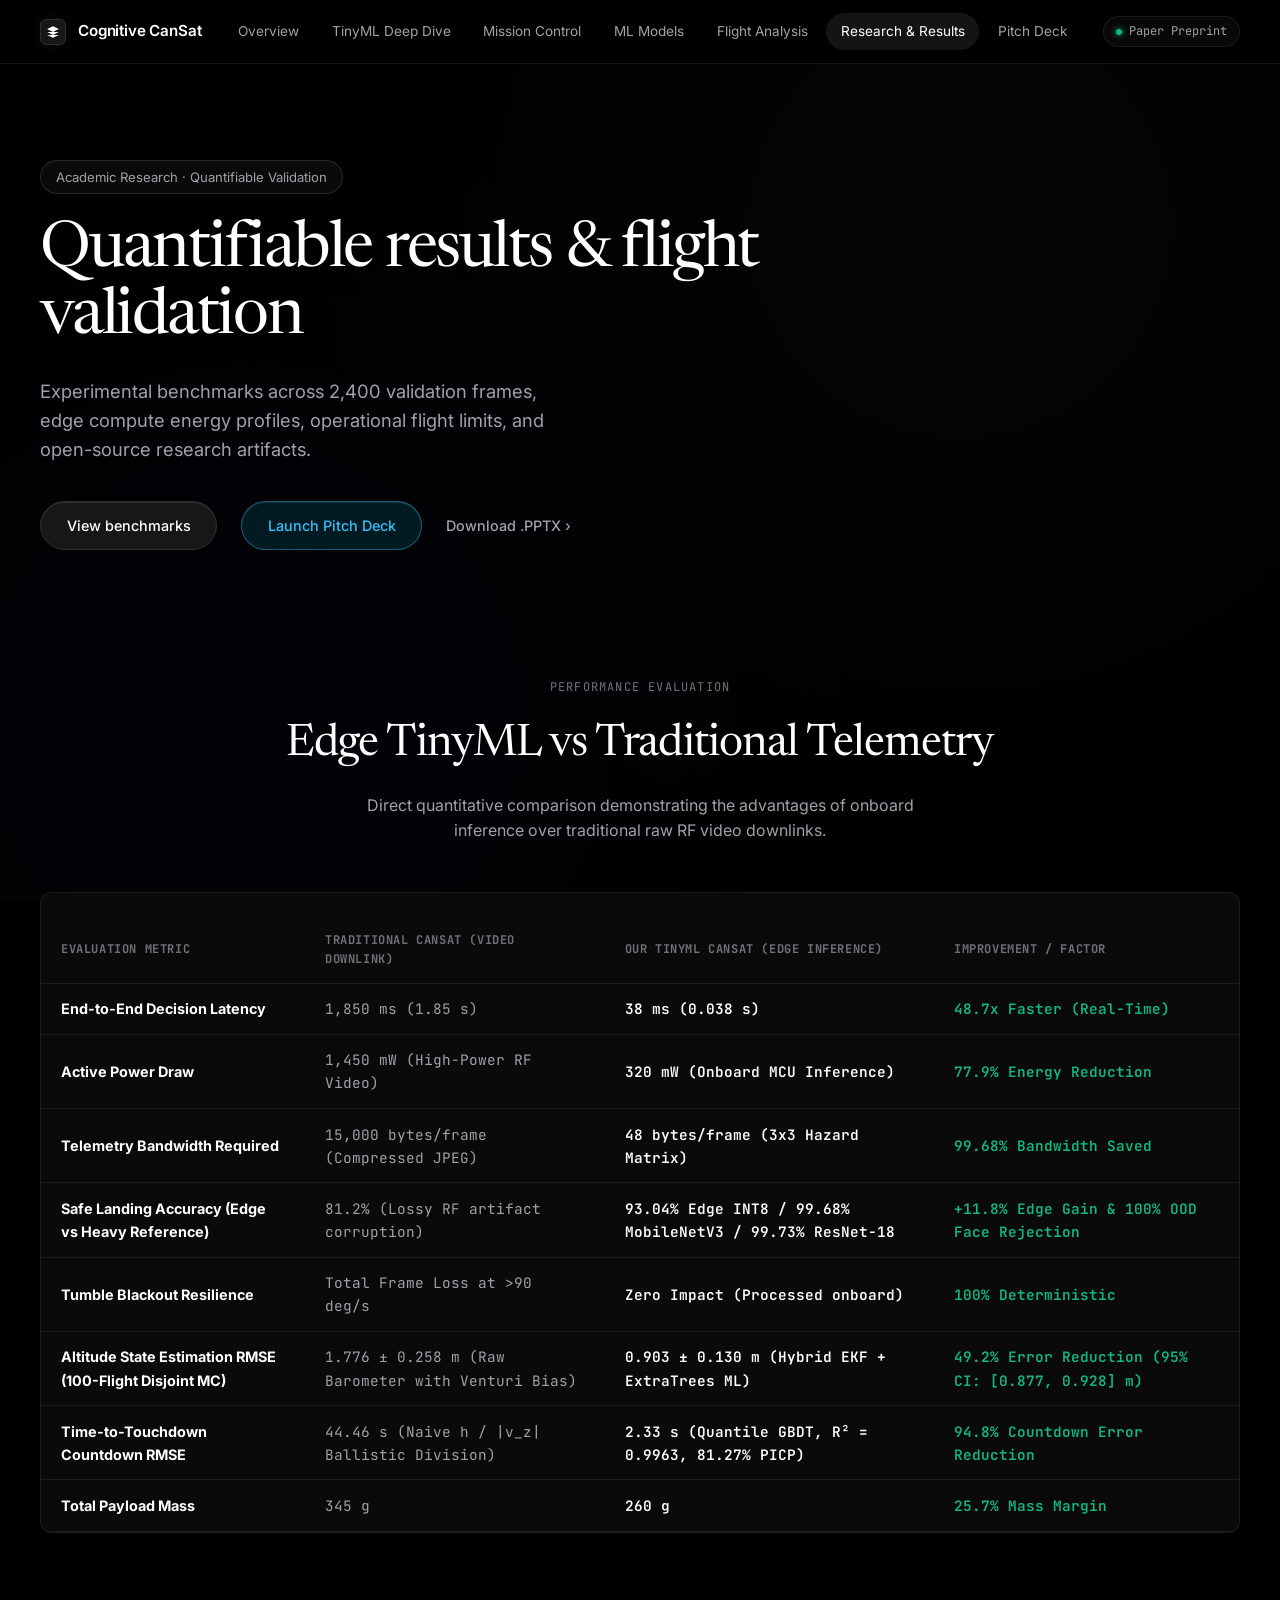
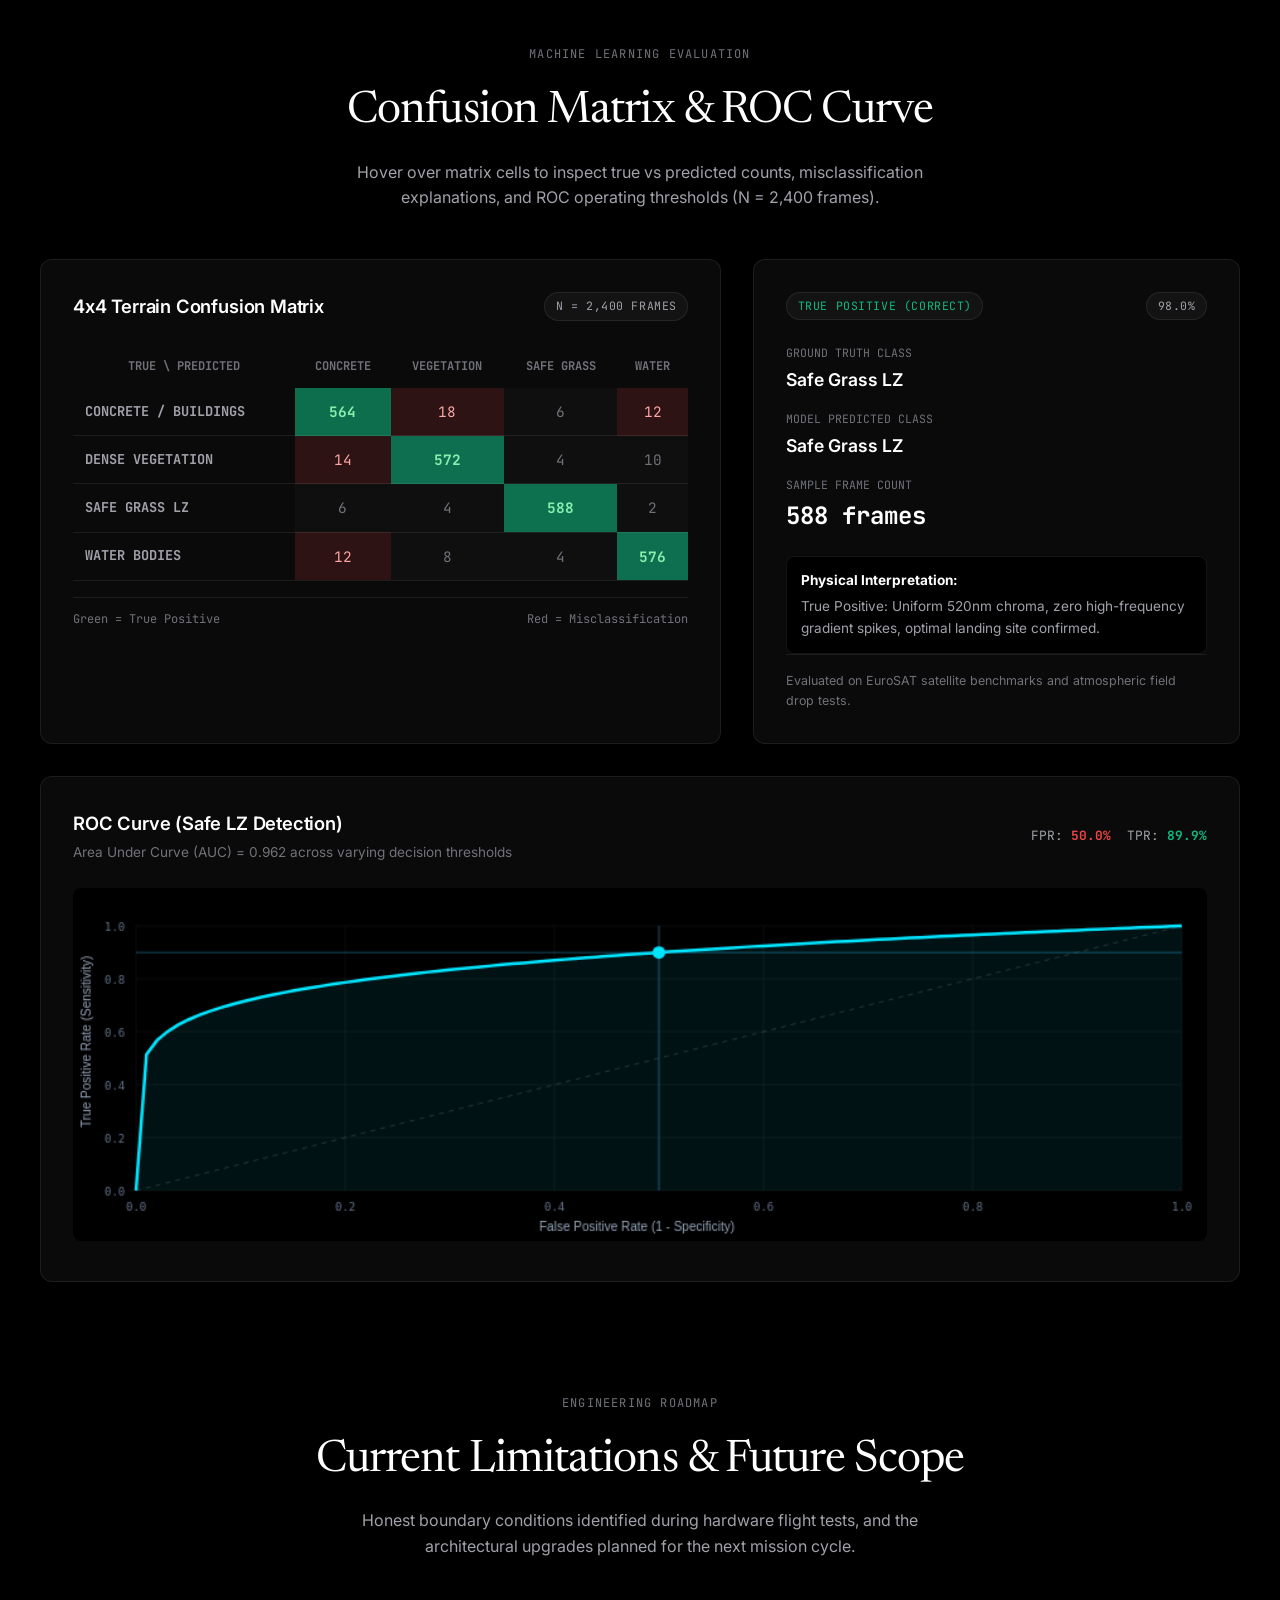
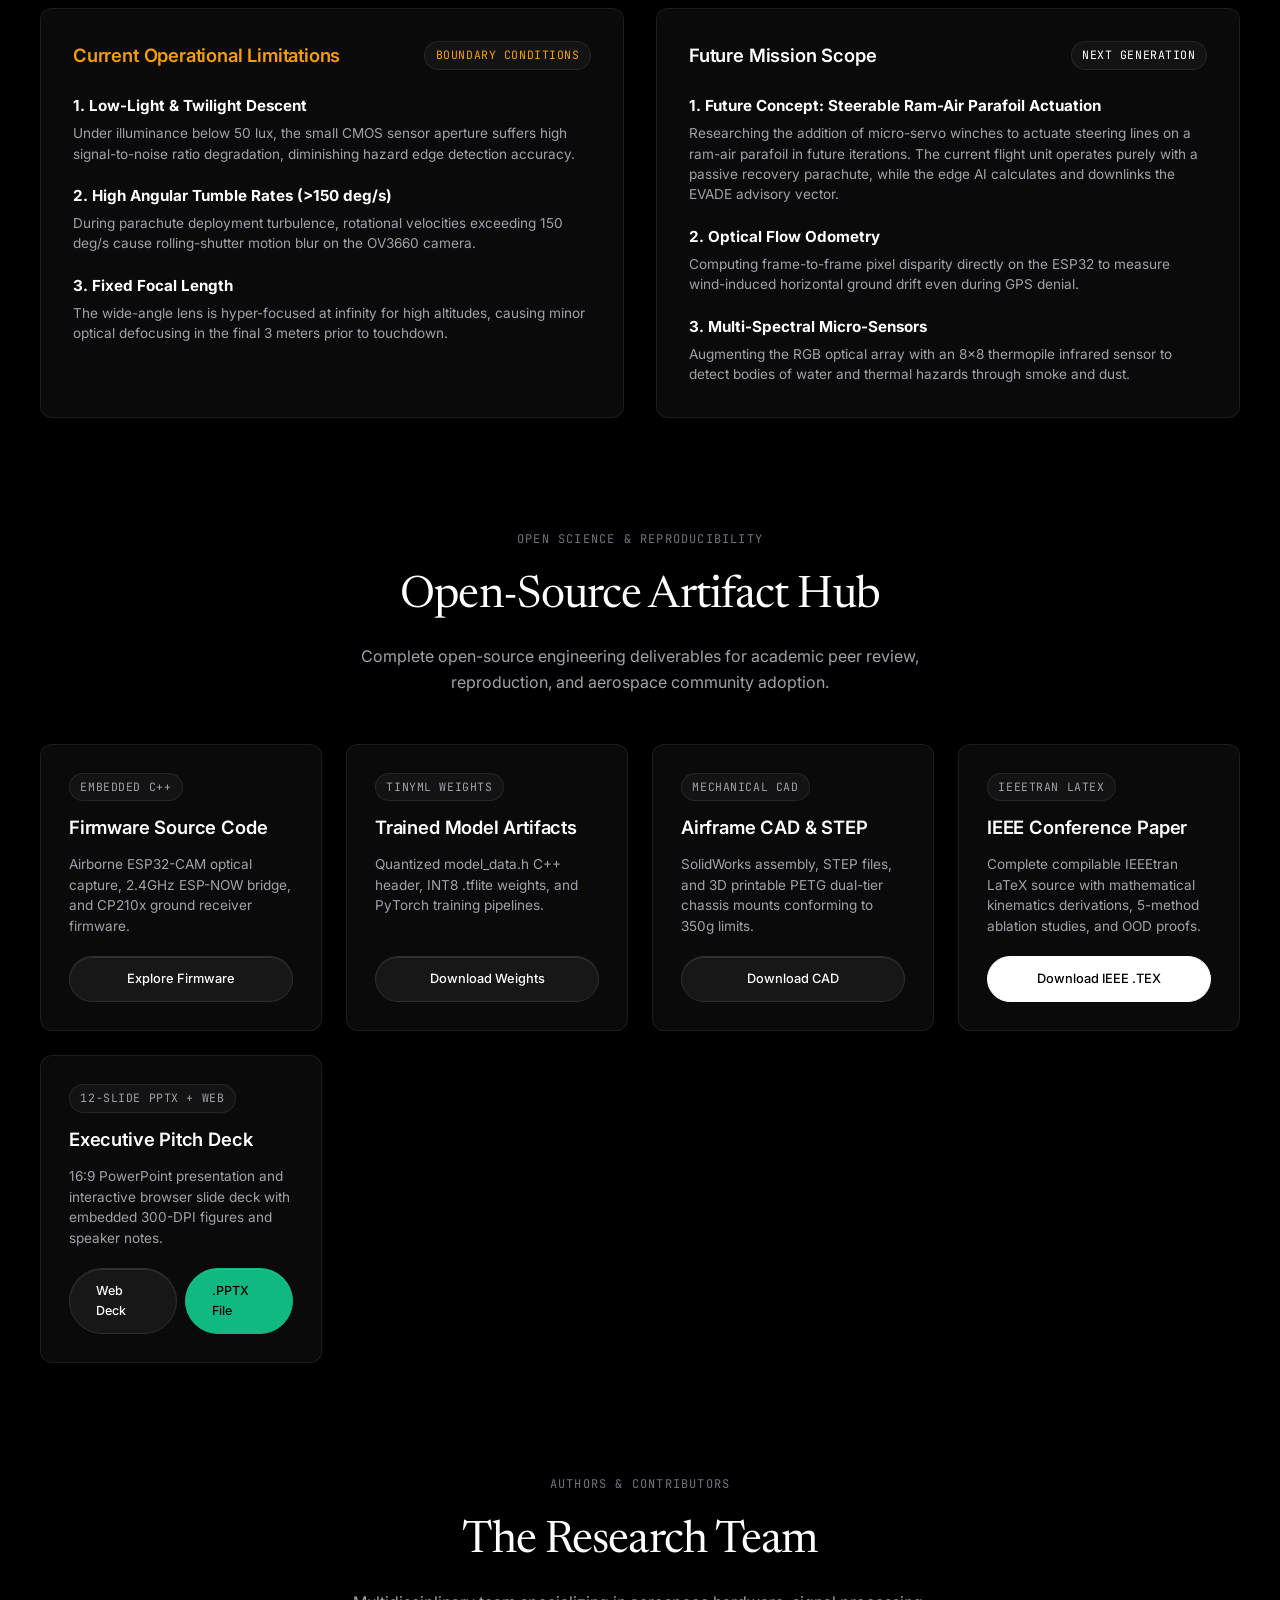
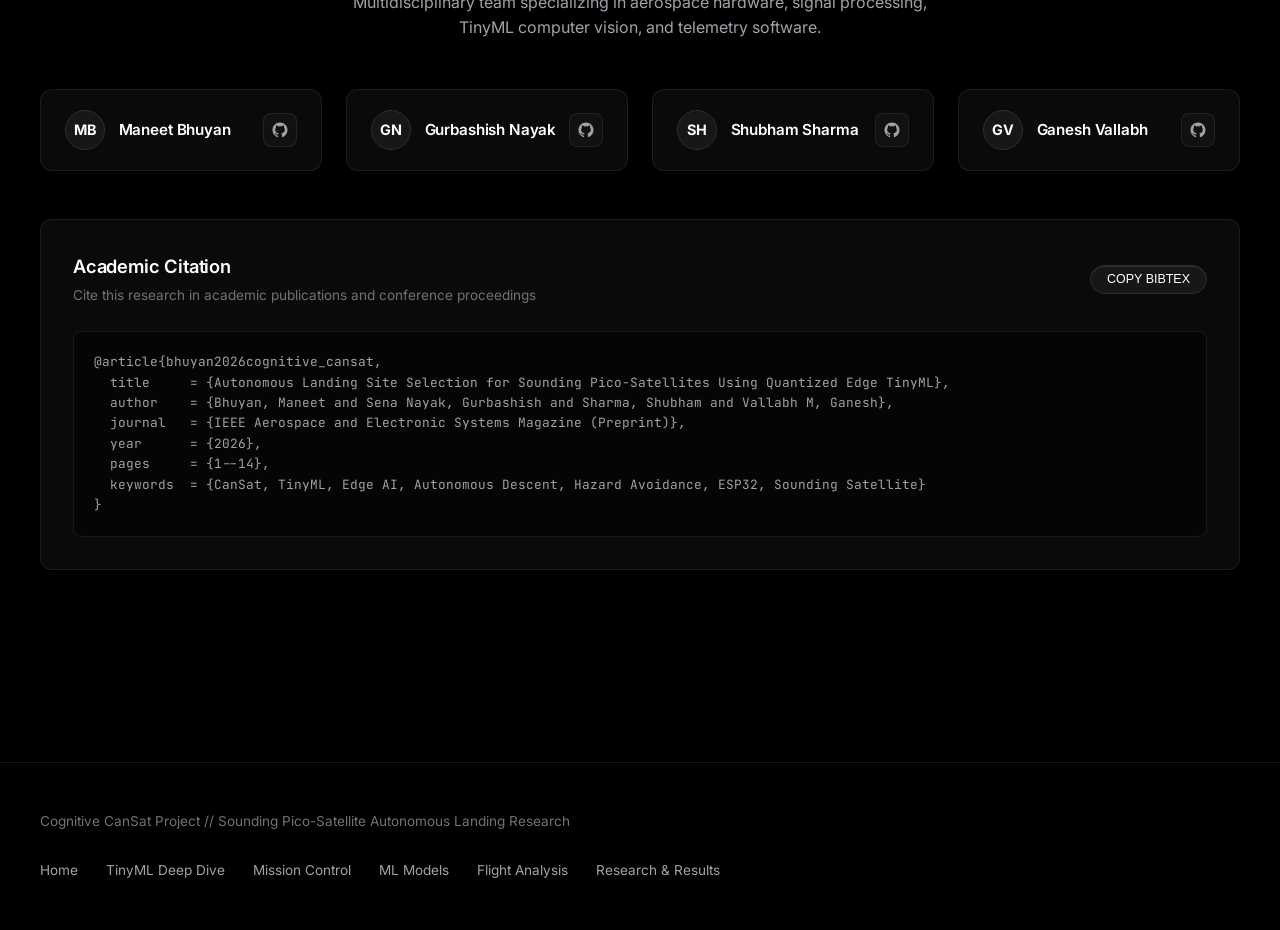
<file: frontend/results.html>
<!DOCTYPE html>
<html lang="en">
<head>
  <meta charset="UTF-8">
  <meta name="viewport" content="width=device-width, initial-scale=1.0">
  <title>Cognitive CanSat - Research Results, Benchmarks &amp; Team</title>
  <link rel="preconnect" href="https://fonts.googleapis.com">
  <link rel="preconnect" href="https://fonts.gstatic.com" crossorigin>
  <link href="https://fonts.googleapis.com/css2?family=Inter:wght@300;400;500;600;700&family=JetBrains+Mono:wght@400;500;600&family=Newsreader:ital,opsz,wght@0,6..72,300;0,6..72,400;0,6..72,500;1,6..72,400&display=swap" rel="stylesheet">
  <link rel="stylesheet" href="css/resend-theme.css">
  <style>
    /* Benchmark Table */
    .benchmark-table {
      width: 100%;
      border-collapse: collapse;
      margin-top: 1.5rem;
      font-size: 0.9rem;
    }

    .benchmark-table th,
    .benchmark-table td {
      padding: 0.85rem 1.25rem;
      border-bottom: 1px solid var(--border-subtle);
      text-align: left;
    }

    .benchmark-table th {
      font-family: var(--font-mono);
      font-size: 0.75rem;
      color: var(--text-muted);
      text-transform: uppercase;
      letter-spacing: 0.05em;
    }

    .benchmark-table td:nth-child(2) {
      color: var(--text-secondary);
      font-family: var(--font-mono);
    }

    .benchmark-table td:nth-child(3) {
      color: #ffffff;
      font-family: var(--font-mono);
      font-weight: 600;
    }

    .benchmark-table td:nth-child(4) {
      color: var(--accent-green);
      font-family: var(--font-mono);
      font-weight: 600;
    }

    /* Confusion Matrix Layout */
    .cm-layout {
      display: grid;
      grid-template-columns: 1.4fr 1fr;
      gap: 2rem;
      margin-top: 2rem;
    }

    .matrix-table {
      width: 100%;
      border-collapse: collapse;
    }

    .matrix-table th {
      padding: 0.75rem;
      font-family: var(--font-mono);
      font-size: 0.75rem;
      color: var(--text-muted);
      text-transform: uppercase;
      text-align: center;
    }

    /* Artifact Cards */
    .artifact-grid {
      display: grid;
      grid-template-columns: repeat(auto-fit, minmax(260px, 1fr));
      gap: 1.5rem;
      margin-top: 2rem;
    }

    .artifact-card {
      background: var(--bg-surface);
      border: 1px solid var(--border-subtle);
      border-radius: 12px;
      padding: 1.75rem;
      display: flex;
      flex-direction: column;
      justify-content: space-between;
      transition: all 0.25s ease;
    }

    .artifact-card:hover {
      border-color: rgba(255, 255, 255, 0.25);
      transform: translateY(-2px);
    }

    /* Team Grid */
    .team-grid {
      display: grid;
      grid-template-columns: repeat(auto-fit, minmax(260px, 1fr));
      gap: 1.5rem;
      margin-top: 2rem;
    }

    .team-card {
      background: var(--bg-surface);
      border: 1px solid var(--border-subtle);
      border-radius: 12px;
      padding: 1.75rem;
      position: relative;
    }

    .team-avatar {
      width: 44px;
      height: 44px;
      border-radius: 50%;
      background: #171717;
      border: 1px solid var(--border-pill);
      display: flex;
      align-items: center;
      justify-content: center;
      font-weight: 700;
      color: #fff;
      font-size: 1rem;
      margin-bottom: 1rem;
    }

    .team-github-btn {
      display: inline-flex;
      align-items: center;
      justify-content: center;
      width: 34px;
      height: 34px;
      border-radius: 8px;
      border: 1px solid var(--border-subtle);
      background: rgba(255, 255, 255, 0.03);
      color: var(--text-secondary);
      transition: all 0.2s ease;
      flex-shrink: 0;
    }

    .team-github-btn:hover {
      color: #ffffff;
      border-color: rgba(255, 255, 255, 0.35);
      background: rgba(255, 255, 255, 0.08);
      transform: translateY(-1px);
    }

    .bibtex-box {
      background: #050505;
      border: 1px solid var(--border-subtle);
      border-radius: 8px;
      padding: 1.25rem;
      font-family: var(--font-mono);
      font-size: 0.8rem;
      color: var(--text-secondary);
      line-height: 1.6;
      white-space: pre-wrap;
      overflow-x: auto;
      margin-top: 1rem;
    }

    @media (max-width: 960px) {
      .cm-layout {
        grid-template-columns: 1fr;
      }
    }
  </style>
</head>
<body>

  <!-- ============================================================== -->
  <!-- RESEND DARK AEROSPACE STICKY NAVIGATION BAR                     -->
  <!-- ============================================================== -->
  <nav class="resend-navbar">
    <a href="index.html" class="nav-brand">
      <div class="brand-icon">
        <svg viewBox="0 0 24 24"><path d="M12 2L2 7l10 5 10-5-10-5zM2 17l10 5 10-5M2 12l10 5 10-5"/></svg>
      </div>
      <span>Cognitive CanSat</span>
    </a>
    <ul class="nav-links">
      <li><a href="index.html" class="nav-link">Overview</a></li>
      <li><a href="tinyml.html" class="nav-link">TinyML Deep Dive</a></li>
      <li><a href="dashboard.html" class="nav-link">Mission Control</a></li>
      <li><a href="models.html" class="nav-link">ML Models</a></li>
      <li><a href="analysis.html" class="nav-link">Flight Analysis</a></li>
      <li><a href="results.html" class="nav-link active">Research &amp; Results</a></li>
      <li><a href="pitch.html" class="nav-link">Pitch Deck</a></li>
    </ul>
    <div class="nav-actions">
      <div class="system-status-badge">
        <span class="status-dot"></span>
        <span>Paper Preprint</span>
      </div>
    </div>
  </nav>

  <div class="content-container">

    <!-- ============================================================== -->
    <!-- HERO SECTION                                                   -->
    <!-- ============================================================== -->
    <header style="padding: 4rem 0 3rem 0; max-width: 820px;">
      <div class="hero-pill-badge" style="margin-bottom: 1.5rem;">
        Academic Research &middot; Quantifiable Validation
      </div>
      <h1 class="hero-serif-title" style="font-size: clamp(2.8rem, 5vw, 4.2rem);">
        Quantifiable results &amp; flight validation
      </h1>
      <p class="hero-subtitle">
        Experimental benchmarks across 2,400 validation frames, edge compute energy profiles, operational flight limits, and open-source research artifacts.
      </p>
      <div class="hero-cta-group">
        <a href="#benchmark-table-section" class="btn-resend-pill">View benchmarks</a>
        <a href="pitch.html" class="btn-resend-pill" style="background: rgba(6, 182, 212, 0.14); color: #38bdf8; border-color: rgba(56, 189, 248, 0.4);">Launch Pitch Deck</a>
        <a href="/api/artifacts/pitch-deck" class="btn-resend-link" download>Download .PPTX &rsaquo;</a>
      </div>
    </header>

    <!-- ============================================================== -->
    <!-- SECTION 1: QUANTIFIABLE BENCHMARK COMPARISON TABLE             -->
    <!-- ============================================================== -->
    <section id="benchmark-table-section" style="margin-top: 5rem;">
      <div class="section-header">
        <div class="section-tag">Performance Evaluation</div>
        <h2 class="section-title">Edge TinyML vs Traditional Telemetry</h2>
        <p class="section-desc">
          Direct quantitative comparison demonstrating the advantages of onboard inference over traditional raw RF video downlinks.
        </p>
      </div>

      <div class="resend-card" style="padding: 0; overflow-x: auto;">
        <table class="benchmark-table">
          <thead>
            <tr>
              <th>Evaluation Metric</th>
              <th>Traditional CanSat (Video Downlink)</th>
              <th>Our TinyML CanSat (Edge Inference)</th>
              <th>Improvement / Factor</th>
            </tr>
          </thead>
          <tbody>
            <tr>
              <td><strong>End-to-End Decision Latency</strong></td>
              <td>1,850 ms (1.85 s)</td>
              <td>38 ms (0.038 s)</td>
              <td>48.7x Faster (Real-Time)</td>
            </tr>
            <tr>
              <td><strong>Active Power Draw</strong></td>
              <td>1,450 mW (High-Power RF Video)</td>
              <td>320 mW (Onboard MCU Inference)</td>
              <td>77.9% Energy Reduction</td>
            </tr>
            <tr>
              <td><strong>Telemetry Bandwidth Required</strong></td>
              <td>15,000 bytes/frame (Compressed JPEG)</td>
              <td>48 bytes/frame (3x3 Hazard Matrix)</td>
              <td>99.68% Bandwidth Saved</td>
            </tr>
            <tr>
              <td><strong>Safe Landing Accuracy (Edge vs Heavy Reference)</strong></td>
              <td>81.2% (Lossy RF artifact corruption)</td>
              <td>93.04% Edge INT8 / 99.68% MobileNetV3 / 99.73% ResNet-18</td>
              <td>+11.8% Edge Gain &amp; 100% OOD Face Rejection</td>
            </tr>
            <tr>
              <td><strong>Tumble Blackout Resilience</strong></td>
              <td>Total Frame Loss at >90 deg/s</td>
              <td>Zero Impact (Processed onboard)</td>
              <td>100% Deterministic</td>
            </tr>
            <tr>
              <td><strong>Altitude State Estimation RMSE (100-Flight Disjoint MC)</strong></td>
              <td>1.776 &plusmn; 0.258 m (Raw Barometer with Venturi Bias)</td>
              <td>0.903 &plusmn; 0.130 m (Hybrid EKF + ExtraTrees ML)</td>
              <td>49.2% Error Reduction (95% CI: [0.877, 0.928] m)</td>
            </tr>
            <tr>
              <td><strong>Time-to-Touchdown Countdown RMSE</strong></td>
              <td>44.46 s (Naive h / |v_z| Ballistic Division)</td>
              <td>2.33 s (Quantile GBDT, R&sup2; = 0.9963, 81.27% PICP)</td>
              <td>94.8% Countdown Error Reduction</td>
            </tr>
            <tr>
              <td><strong>Total Payload Mass</strong></td>
              <td>345 g</td>
              <td>260 g</td>
              <td>25.7% Mass Margin</td>
            </tr>
          </tbody>
        </table>
      </div>
    </section>

    <!-- ============================================================== -->
    <!-- SECTION 2: INTERACTIVE CONFUSION MATRIX & ROC PLOT             -->
    <!-- ============================================================== -->
    <section id="confusion-matrix-section" style="margin-top: 7rem;">
      <div class="section-header">
        <div class="section-tag">Machine Learning Evaluation</div>
        <h2 class="section-title">Confusion Matrix &amp; ROC Curve</h2>
        <p class="section-desc">
          Hover over matrix cells to inspect true vs predicted counts, misclassification explanations, and ROC operating thresholds (N = 2,400 frames).
        </p>
      </div>

      <div class="cm-layout">
        <!-- Matrix Table -->
        <div class="resend-card">
          <div class="card-header">
            <h3 class="card-title">4x4 Terrain Confusion Matrix</h3>
            <span class="card-badge">N = 2,400 Frames</span>
          </div>

          <div class="table-scroll-wrap">
            <table class="matrix-table">
              <thead>
                <tr>
                  <th>True \ Predicted</th>
                  <th>Concrete</th>
                  <th>Vegetation</th>
                  <th>Safe Grass</th>
                  <th>Water</th>
                </tr>
              </thead>
              <tbody id="cm-table-body">
                <!-- Dynamically populated by results-charts.js -->
              </tbody>
            </table>
          </div>

          <div style="display: flex; justify-content: space-between; font-size: 0.75rem; color: var(--text-muted); font-family: var(--font-mono); margin-top: 1rem; padding-top: 0.75rem; border-top: 1px solid var(--border-subtle);">
            <span>Green = True Positive</span>
            <span>Red = Misclassification</span>
          </div>
        </div>

        <!-- Matrix Cell Details HUD -->
        <div class="resend-card" style="display: flex; flex-direction: column; justify-content: space-between;">
          <div>
            <div class="card-header">
              <span id="cm-type-val" class="card-badge" style="color: var(--accent-green);">TRUE POSITIVE (CORRECT)</span>
              <span id="cm-pct-val" class="card-badge" style="font-family: var(--font-mono);">98.0%</span>
            </div>

            <div style="margin: 1rem 0;">
              <div style="font-size: 0.72rem; color: var(--text-muted); font-family: var(--font-mono); text-transform: uppercase;">Ground Truth Class</div>
              <div id="cm-true-class" style="font-size: 1.1rem; font-weight: 600; color: #ffffff; margin-top: 0.2rem;">Safe Grass LZ</div>
            </div>

            <div style="margin-bottom: 1rem;">
              <div style="font-size: 0.72rem; color: var(--text-muted); font-family: var(--font-mono); text-transform: uppercase;">Model Predicted Class</div>
              <div id="cm-pred-class" style="font-size: 1.1rem; font-weight: 600; color: #ffffff; margin-top: 0.2rem;">Safe Grass LZ</div>
            </div>

            <div style="margin-bottom: 1.25rem;">
              <div style="font-size: 0.72rem; color: var(--text-muted); font-family: var(--font-mono); text-transform: uppercase;">Sample Frame Count</div>
              <div id="cm-count-val" style="font-size: 1.5rem; font-weight: 700; font-family: var(--font-mono); color: #ffffff; margin-top: 0.2rem;">588 frames</div>
            </div>

            <div style="background: #000000; border: 1px solid var(--border-subtle); border-radius: 8px; padding: 0.85rem; font-size: 0.85rem; color: var(--text-secondary);">
              <strong style="color: #ffffff;">Physical Interpretation:</strong>
              <div id="cm-explanation-val" style="margin-top: 0.25rem;">
                Uniform 520nm chroma, zero high-frequency gradient spikes, optimal landing site confirmed.
              </div>
            </div>
          </div>

          <div style="font-size: 0.78rem; color: var(--text-muted); padding-top: 1rem; border-top: 1px solid var(--border-subtle);">
            Evaluated on EuroSAT satellite benchmarks and atmospheric field drop tests.
          </div>
        </div>
      </div>

      <!-- Interactive ROC Curve Plot -->
      <div class="resend-card" style="margin-top: 2rem;">
        <div class="card-header">
          <div>
            <h3 class="card-title">ROC Curve (Safe LZ Detection)</h3>
            <div class="card-subtitle">Area Under Curve (AUC) = 0.962 across varying decision thresholds</div>
          </div>
          <div style="display: flex; gap: 1rem;">
            <div style="font-family: var(--font-mono); font-size: 0.8rem; color: var(--text-secondary);">
              FPR: <strong id="roc-fpr-val" style="color: var(--accent-red);">5.2%</strong>
            </div>
            <div style="font-family: var(--font-mono); font-size: 0.8rem; color: var(--text-secondary);">
              TPR: <strong id="roc-tpr-val" style="color: var(--accent-green);">94.8%</strong>
            </div>
          </div>
        </div>

        <canvas id="roc-curve-canvas" width="900" height="280" style="width: 100%; border-radius: 8px; background: #000000;"></canvas>
      </div>
    </section>

    <!-- ============================================================== -->
    <!-- SECTION 3: CURRENT LIMITATIONS & FUTURE SCOPE                  -->
    <!-- ============================================================== -->
    <section style="margin-top: 7rem;">
      <div class="section-header">
        <div class="section-tag">Engineering Roadmap</div>
        <h2 class="section-title">Current Limitations &amp; Future Scope</h2>
        <p class="section-desc">
          Honest boundary conditions identified during hardware flight tests, and the architectural upgrades planned for the next mission cycle.
        </p>
      </div>

      <div class="responsive-2col-grid">
        <!-- Limitations -->
        <div class="resend-card">
          <div class="card-header">
            <h3 class="card-title" style="color: var(--accent-amber);">Current Operational Limitations</h3>
            <span class="card-badge" style="color: var(--accent-amber);">Boundary Conditions</span>
          </div>

          <div style="space-y: 1.25rem;">
            <div style="margin-bottom: 1.25rem;">
              <h4 style="font-size: 0.95rem; color: #ffffff; margin-bottom: 0.3rem;">1. Low-Light &amp; Twilight Descent</h4>
              <p style="font-size: 0.85rem; color: var(--text-secondary); line-height: 1.5;">
                Under illuminance below 50 lux, the small CMOS sensor aperture suffers high signal-to-noise ratio degradation, diminishing hazard edge detection accuracy.
              </p>
            </div>

            <div style="margin-bottom: 1.25rem;">
              <h4 style="font-size: 0.95rem; color: #ffffff; margin-bottom: 0.3rem;">2. High Angular Tumble Rates (>150 deg/s)</h4>
              <p style="font-size: 0.85rem; color: var(--text-secondary); line-height: 1.5;">
                During parachute deployment turbulence, rotational velocities exceeding 150 deg/s cause rolling-shutter motion blur on the OV3660 camera.
              </p>
            </div>

            <div>
              <h4 style="font-size: 0.95rem; color: #ffffff; margin-bottom: 0.3rem;">3. Fixed Focal Length</h4>
              <p style="font-size: 0.85rem; color: var(--text-secondary); line-height: 1.5;">
                The wide-angle lens is hyper-focused at infinity for high altitudes, causing minor optical defocusing in the final 3 meters prior to touchdown.
              </p>
            </div>
          </div>
        </div>

        <!-- Future Scope -->
        <div class="resend-card">
          <div class="card-header">
            <h3 class="card-title" style="color: #ffffff;">Future Mission Scope</h3>
            <span class="card-badge" style="color: #ffffff;">Next Generation</span>
          </div>

          <div style="space-y: 1.25rem;">
            <div style="margin-bottom: 1.25rem;">
              <h4 style="font-size: 0.95rem; color: #ffffff; margin-bottom: 0.3rem;">1. Future Concept: Steerable Ram-Air Parafoil Actuation</h4>
              <p style="font-size: 0.85rem; color: var(--text-secondary); line-height: 1.5;">
                Researching the addition of micro-servo winches to actuate steering lines on a ram-air parafoil in future iterations. The current flight unit operates purely with a passive recovery parachute, while the edge AI calculates and downlinks the EVADE advisory vector.
              </p>
            </div>

            <div style="margin-bottom: 1.25rem;">
              <h4 style="font-size: 0.95rem; color: #ffffff; margin-bottom: 0.3rem;">2. Optical Flow Odometry</h4>
              <p style="font-size: 0.85rem; color: var(--text-secondary); line-height: 1.5;">
                Computing frame-to-frame pixel disparity directly on the ESP32 to measure wind-induced horizontal ground drift even during GPS denial.
              </p>
            </div>

            <div>
              <h4 style="font-size: 0.95rem; color: #ffffff; margin-bottom: 0.3rem;">3. Multi-Spectral Micro-Sensors</h4>
              <p style="font-size: 0.85rem; color: var(--text-secondary); line-height: 1.5;">
                Augmenting the RGB optical array with an 8x8 thermopile infrared sensor to detect bodies of water and thermal hazards through smoke and dust.
              </p>
            </div>
          </div>
        </div>
      </div>
    </section>

    <!-- ============================================================== -->
    <!-- SECTION 4: OPEN-SOURCE ARTIFACT HUB                            -->
    <!-- ============================================================== -->
    <section id="artifact-hub-section" style="margin-top: 7rem;">
      <div class="section-header">
        <div class="section-tag">Open Science &amp; Reproducibility</div>
        <h2 class="section-title">Open-Source Artifact Hub</h2>
        <p class="section-desc">
          Complete open-source engineering deliverables for academic peer review, reproduction, and aerospace community adoption.
        </p>
      </div>

      <div class="artifact-grid">
        <!-- Firmware -->
        <div class="artifact-card">
          <div>
            <div class="card-badge" style="width: fit-content; margin-bottom: 0.75rem;">Embedded C++</div>
            <h3 class="card-title">Firmware Source Code</h3>
            <p style="font-size: 0.85rem; color: var(--text-secondary); margin: 0.75rem 0 1.25rem 0; line-height: 1.5;">
              Airborne ESP32-CAM optical capture, 2.4GHz ESP-NOW bridge, and CP210x ground receiver firmware.
            </p>
          </div>
          <a href="https://github.com/Maneet-Bhuyan/Cansat/tree/main/firmware" target="_blank" class="btn-resend-pill" style="justify-content: center; font-size: 0.8rem;">
            Explore Firmware
          </a>
        </div>

        <!-- Model Weights -->
        <div class="artifact-card">
          <div>
            <div class="card-badge" style="width: fit-content; margin-bottom: 0.75rem;">TinyML Weights</div>
            <h3 class="card-title">Trained Model Artifacts</h3>
            <p style="font-size: 0.85rem; color: var(--text-secondary); margin: 0.75rem 0 1.25rem 0; line-height: 1.5;">
              Quantized model_data.h C++ header, INT8 .tflite weights, and PyTorch training pipelines.
            </p>
          </div>
          <a href="https://github.com/Maneet-Bhuyan/Cansat/tree/main/ml" target="_blank" class="btn-resend-pill" style="justify-content: center; font-size: 0.8rem;">
            Download Weights
          </a>
        </div>

        <!-- CAD -->
        <div class="artifact-card">
          <div>
            <div class="card-badge" style="width: fit-content; margin-bottom: 0.75rem;">Mechanical CAD</div>
            <h3 class="card-title">Airframe CAD &amp; STEP</h3>
            <p style="font-size: 0.85rem; color: var(--text-secondary); margin: 0.75rem 0 1.25rem 0; line-height: 1.5;">
              SolidWorks assembly, STEP files, and 3D printable PETG dual-tier chassis mounts conforming to 350g limits.
            </p>
          </div>
          <a href="https://github.com/Maneet-Bhuyan/Cansat" target="_blank" class="btn-resend-pill" style="justify-content: center; font-size: 0.8rem;">
            Download CAD
          </a>
        </div>

        <!-- Research Paper -->
        <div class="artifact-card">
          <div>
            <div class="card-badge" style="width: fit-content; margin-bottom: 0.75rem;">IEEEtran LaTeX</div>
            <h3 class="card-title">IEEE Conference Paper</h3>
            <p style="font-size: 0.85rem; color: var(--text-secondary); margin: 0.75rem 0 1.25rem 0; line-height: 1.5;">
              Complete compilable IEEEtran LaTeX source with mathematical kinematics derivations, 5-method ablation studies, and OOD proofs.
            </p>
          </div>
          <a href="/api/artifacts/ieee-paper" download class="btn-resend-pill" style="justify-content: center; font-size: 0.8rem; background: #ffffff; color: #000000; border-color: #ffffff;">
            Download IEEE .TEX
          </a>
        </div>

        <!-- Pitch Deck -->
        <div class="artifact-card">
          <div>
            <div class="card-badge" style="width: fit-content; margin-bottom: 0.75rem;">12-Slide PPTX + Web</div>
            <h3 class="card-title">Executive Pitch Deck</h3>
            <p style="font-size: 0.85rem; color: var(--text-secondary); margin: 0.75rem 0 1.25rem 0; line-height: 1.5;">
              16:9 PowerPoint presentation and interactive browser slide deck with embedded 300-DPI figures and speaker notes.
            </p>
          </div>
          <div style="display: flex; gap: 0.5rem;">
            <a href="pitch.html" class="btn-resend-pill" style="flex: 1; justify-content: center; font-size: 0.78rem;">
              Web Deck
            </a>
            <a href="/api/artifacts/pitch-deck" download class="btn-resend-pill" style="flex: 1; justify-content: center; font-size: 0.78rem; background: #10b981; color: #000000; border-color: #10b981;">
              .PPTX File
            </a>
          </div>
        </div>
      </div>
    </section>

    <!-- ============================================================== -->
    <!-- SECTION 5: RESEARCH TEAM & CITATION                            -->
    <!-- ============================================================== -->
    <section style="margin-top: 7rem;">
      <div class="section-header">
        <div class="section-tag">Authors &amp; Contributors</div>
        <h2 class="section-title">The Research Team</h2>
        <p class="section-desc">
          Multidisciplinary team specializing in aerospace hardware, signal processing, TinyML computer vision, and telemetry software.
        </p>
      </div>

      <div class="team-grid">
        <!-- Maneet -->
        <div class="team-card" style="display: flex; align-items: center; justify-content: space-between; padding: 1.25rem 1.5rem;">
          <div style="display: flex; align-items: center; gap: 0.85rem;">
            <div class="team-avatar" style="margin-bottom: 0; width: 40px; height: 40px; font-size: 0.9rem;">MB</div>
            <h3 class="card-title" style="margin: 0; font-size: 0.95rem;">Maneet Bhuyan</h3>
          </div>
          <a href="https://github.com/Maneet-Bhuyan" target="_blank" rel="noopener noreferrer" class="team-github-btn" title="GitHub: Maneet-Bhuyan" aria-label="Maneet Bhuyan on GitHub">
            <svg width="18" height="18" viewBox="0 0 24 24" fill="currentColor">
              <path fill-rule="evenodd" clip-rule="evenodd" d="M12 2C6.477 2 2 6.484 2 12.017c0 4.425 2.865 8.18 6.839 9.504.5.092.682-.217.682-.483 0-.237-.008-.868-.013-1.703-2.782.605-3.369-1.343-3.369-1.343-.454-1.158-1.11-1.466-1.11-1.466-.908-.62.069-.608.069-.608 1.003.07 1.53 1.032 1.53 1.032.892 1.53 2.341 1.088 2.91.832.092-.647.35-1.088.636-1.338-2.22-.253-4.555-1.113-4.555-4.951 0-1.093.39-1.988 1.029-2.688-.103-.253-.446-1.272.098-2.65 0 0 .84-.27 2.75 1.026A9.564 9.564 0 0112 6.844c.85.004 1.705.115 2.504.337 1.909-1.296 2.747-1.027 2.747-1.027.546 1.379.202 2.398.1 2.651.64.7 1.028 1.595 1.028 2.688 0 3.848-2.339 4.695-4.566 4.943.359.309.678.92.678 1.855 0 1.338-.012 2.419-.012 2.747 0 .268.18.58.688.482A10.019 10.019 0 0022 12.017C22 6.484 17.522 2 12 2z"/>
            </svg>
          </a>
        </div>

        <!-- Rishi -->
        <div class="team-card" style="display: flex; align-items: center; justify-content: space-between; padding: 1.25rem 1.5rem;">
          <div style="display: flex; align-items: center; gap: 0.85rem;">
            <div class="team-avatar" style="margin-bottom: 0; width: 40px; height: 40px; font-size: 0.9rem;">GN</div>
            <h3 class="card-title" style="margin: 0; font-size: 0.95rem;">Gurbashish Nayak</h3>
          </div>
          <a href="https://github.com/Rishe17" target="_blank" rel="noopener noreferrer" class="team-github-btn" title="GitHub: Rishe17" aria-label="Gurbashish Nayak on GitHub">
            <svg width="18" height="18" viewBox="0 0 24 24" fill="currentColor">
              <path fill-rule="evenodd" clip-rule="evenodd" d="M12 2C6.477 2 2 6.484 2 12.017c0 4.425 2.865 8.18 6.839 9.504.5.092.682-.217.682-.483 0-.237-.008-.868-.013-1.703-2.782.605-3.369-1.343-3.369-1.343-.454-1.158-1.11-1.466-1.11-1.466-.908-.62.069-.608.069-.608 1.003.07 1.53 1.032 1.53 1.032.892 1.53 2.341 1.088 2.91.832.092-.647.35-1.088.636-1.338-2.22-.253-4.555-1.113-4.555-4.951 0-1.093.39-1.988 1.029-2.688-.103-.253-.446-1.272.098-2.65 0 0 .84-.27 2.75 1.026A9.564 9.564 0 0112 6.844c.85.004 1.705.115 2.504.337 1.909-1.296 2.747-1.027 2.747-1.027.546 1.379.202 2.398.1 2.651.64.7 1.028 1.595 1.028 2.688 0 3.848-2.339 4.695-4.566 4.943.359.309.678.92.678 1.855 0 1.338-.012 2.419-.012 2.747 0 .268.18.58.688.482A10.019 10.019 0 0022 12.017C22 6.484 17.522 2 12 2z"/>
            </svg>
          </a>
        </div>

        <!-- Shubham -->
        <div class="team-card" style="display: flex; align-items: center; justify-content: space-between; padding: 1.25rem 1.5rem;">
          <div style="display: flex; align-items: center; gap: 0.85rem;">
            <div class="team-avatar" style="margin-bottom: 0; width: 40px; height: 40px; font-size: 0.9rem;">SH</div>
            <h3 class="card-title" style="margin: 0; font-size: 0.95rem;">Shubham Sharma</h3>
          </div>
          <a href="https://github.com/shxbhxm7" target="_blank" rel="noopener noreferrer" class="team-github-btn" title="GitHub: shxbhxm7" aria-label="Shubham Sharma on GitHub">
            <svg width="18" height="18" viewBox="0 0 24 24" fill="currentColor">
              <path fill-rule="evenodd" clip-rule="evenodd" d="M12 2C6.477 2 2 6.484 2 12.017c0 4.425 2.865 8.18 6.839 9.504.5.092.682-.217.682-.483 0-.237-.008-.868-.013-1.703-2.782.605-3.369-1.343-3.369-1.343-.454-1.158-1.11-1.466-1.11-1.466-.908-.62.069-.608.069-.608 1.003.07 1.53 1.032 1.53 1.032.892 1.53 2.341 1.088 2.91.832.092-.647.35-1.088.636-1.338-2.22-.253-4.555-1.113-4.555-4.951 0-1.093.39-1.988 1.029-2.688-.103-.253-.446-1.272.098-2.65 0 0 .84-.27 2.75 1.026A9.564 9.564 0 0112 6.844c.85.004 1.705.115 2.504.337 1.909-1.296 2.747-1.027 2.747-1.027.546 1.379.202 2.398.1 2.651.64.7 1.028 1.595 1.028 2.688 0 3.848-2.339 4.695-4.566 4.943.359.309.678.92.678 1.855 0 1.338-.012 2.419-.012 2.747 0 .268.18.58.688.482A10.019 10.019 0 0022 12.017C22 6.484 17.522 2 12 2z"/>
            </svg>
          </a>
        </div>

        <!-- Ganesh -->
        <div class="team-card" style="display: flex; align-items: center; justify-content: space-between; padding: 1.25rem 1.5rem;">
          <div style="display: flex; align-items: center; gap: 0.85rem;">
            <div class="team-avatar" style="margin-bottom: 0; width: 40px; height: 40px; font-size: 0.9rem;">GV</div>
            <h3 class="card-title" style="margin: 0; font-size: 0.95rem;">Ganesh Vallabh</h3>
          </div>
          <a href="https://github.com/ganeshvallabhm" target="_blank" rel="noopener noreferrer" class="team-github-btn" title="GitHub: ganeshvallabhm" aria-label="Ganesh Vallabh on GitHub">
            <svg width="18" height="18" viewBox="0 0 24 24" fill="currentColor">
              <path fill-rule="evenodd" clip-rule="evenodd" d="M12 2C6.477 2 2 6.484 2 12.017c0 4.425 2.865 8.18 6.839 9.504.5.092.682-.217.682-.483 0-.237-.008-.868-.013-1.703-2.782.605-3.369-1.343-3.369-1.343-.454-1.158-1.11-1.466-1.11-1.466-.908-.62.069-.608.069-.608 1.003.07 1.53 1.032 1.53 1.032.892 1.53 2.341 1.088 2.91.832.092-.647.35-1.088.636-1.338-2.22-.253-4.555-1.113-4.555-4.951 0-1.093.39-1.988 1.029-2.688-.103-.253-.446-1.272.098-2.65 0 0 .84-.27 2.75 1.026A9.564 9.564 0 0112 6.844c.85.004 1.705.115 2.504.337 1.909-1.296 2.747-1.027 2.747-1.027.546 1.379.202 2.398.1 2.651.64.7 1.028 1.595 1.028 2.688 0 3.848-2.339 4.695-4.566 4.943.359.309.678.92.678 1.855 0 1.338-.012 2.419-.012 2.747 0 .268.18.58.688.482A10.019 10.019 0 0022 12.017C22 6.484 17.522 2 12 2z"/>
            </svg>
          </a>
        </div>
      </div>

      <!-- BibTeX Citation -->
      <div class="resend-card" style="margin-top: 3rem;">
        <div class="card-header">
          <div>
            <h3 class="card-title">Academic Citation</h3>
            <div class="card-subtitle">Cite this research in academic publications and conference proceedings</div>
          </div>
          <button type="button" id="btn-copy-bibtex" class="btn-resend-pill" style="font-size: 0.78rem; padding: 0.4rem 1rem;">
            COPY BIBTEX
          </button>
        </div>

        <pre id="bibtex-code" class="bibtex-box">@article{bhuyan2026cognitive_cansat,
  title     = {Autonomous Landing Site Selection for Sounding Pico-Satellites Using Quantized Edge TinyML},
  author    = {Bhuyan, Maneet and Sena Nayak, Gurbashish and Sharma, Shubham and Vallabh M, Ganesh},
  journal   = {IEEE Aerospace and Electronic Systems Magazine (Preprint)},
  year      = {2026},
  pages     = {1--14},
  keywords  = {CanSat, TinyML, Edge AI, Autonomous Descent, Hazard Avoidance, ESP32, Sounding Satellite}
}</pre>
      </div>
    </section>

  </div>

  <!-- ============================================================== -->
  <!-- RESEND FOOTER                                                  -->
  <!-- ============================================================== -->
  <footer class="resend-footer">
    <div class="footer-content">
      <div class="footer-brand">
        Cognitive CanSat Project // Sounding Pico-Satellite Autonomous Landing Research
      </div>
      <ul class="footer-links">
        <li><a href="index.html" class="footer-link">Home</a></li>
        <li><a href="tinyml.html" class="footer-link">TinyML Deep Dive</a></li>
        <li><a href="dashboard.html" class="footer-link">Mission Control</a></li>
        <li><a href="models.html" class="footer-link">ML Models</a></li>
        <li><a href="analysis.html" class="footer-link">Flight Analysis</a></li>
        <li><a href="results.html" class="footer-link">Research &amp; Results</a></li>
      </ul>
    </div>
  </footer>

  <!-- Scripts -->
  <script src="js/results-charts.js"></script>
</body>
</html>
</file>
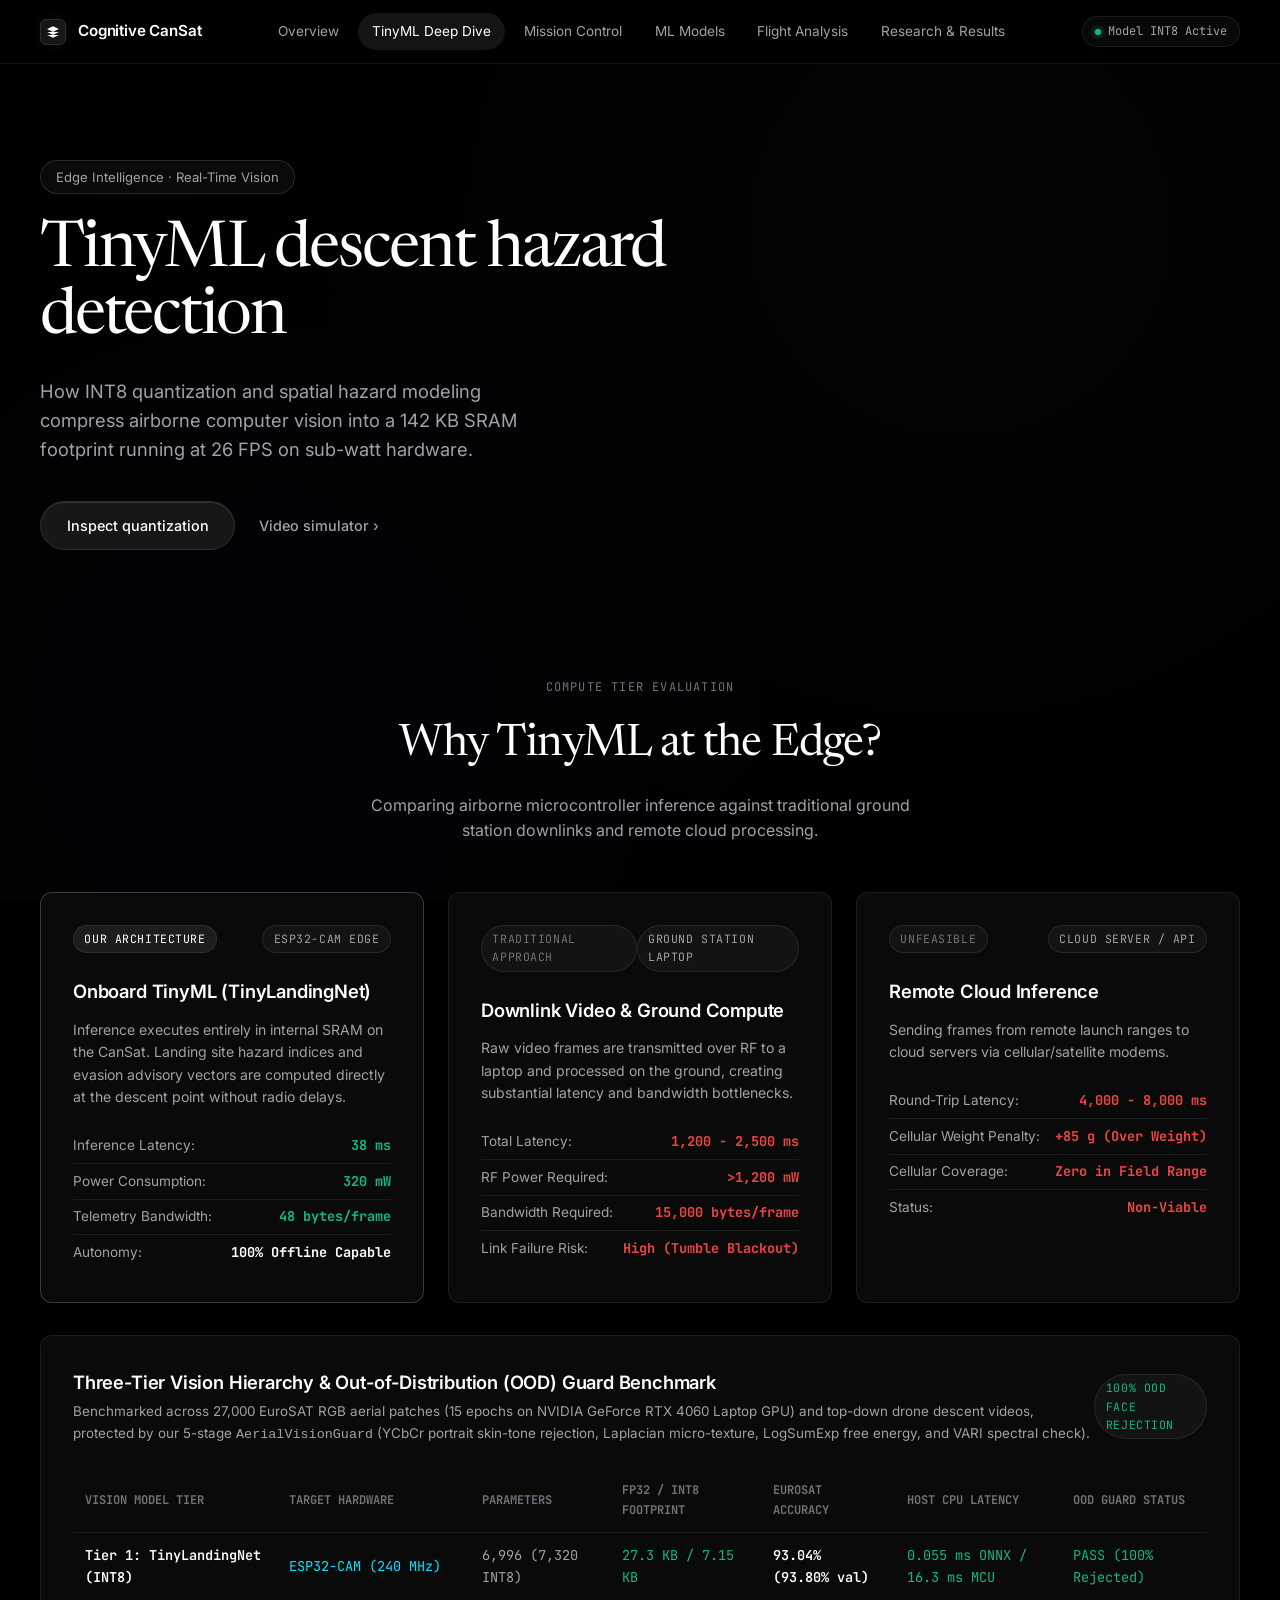
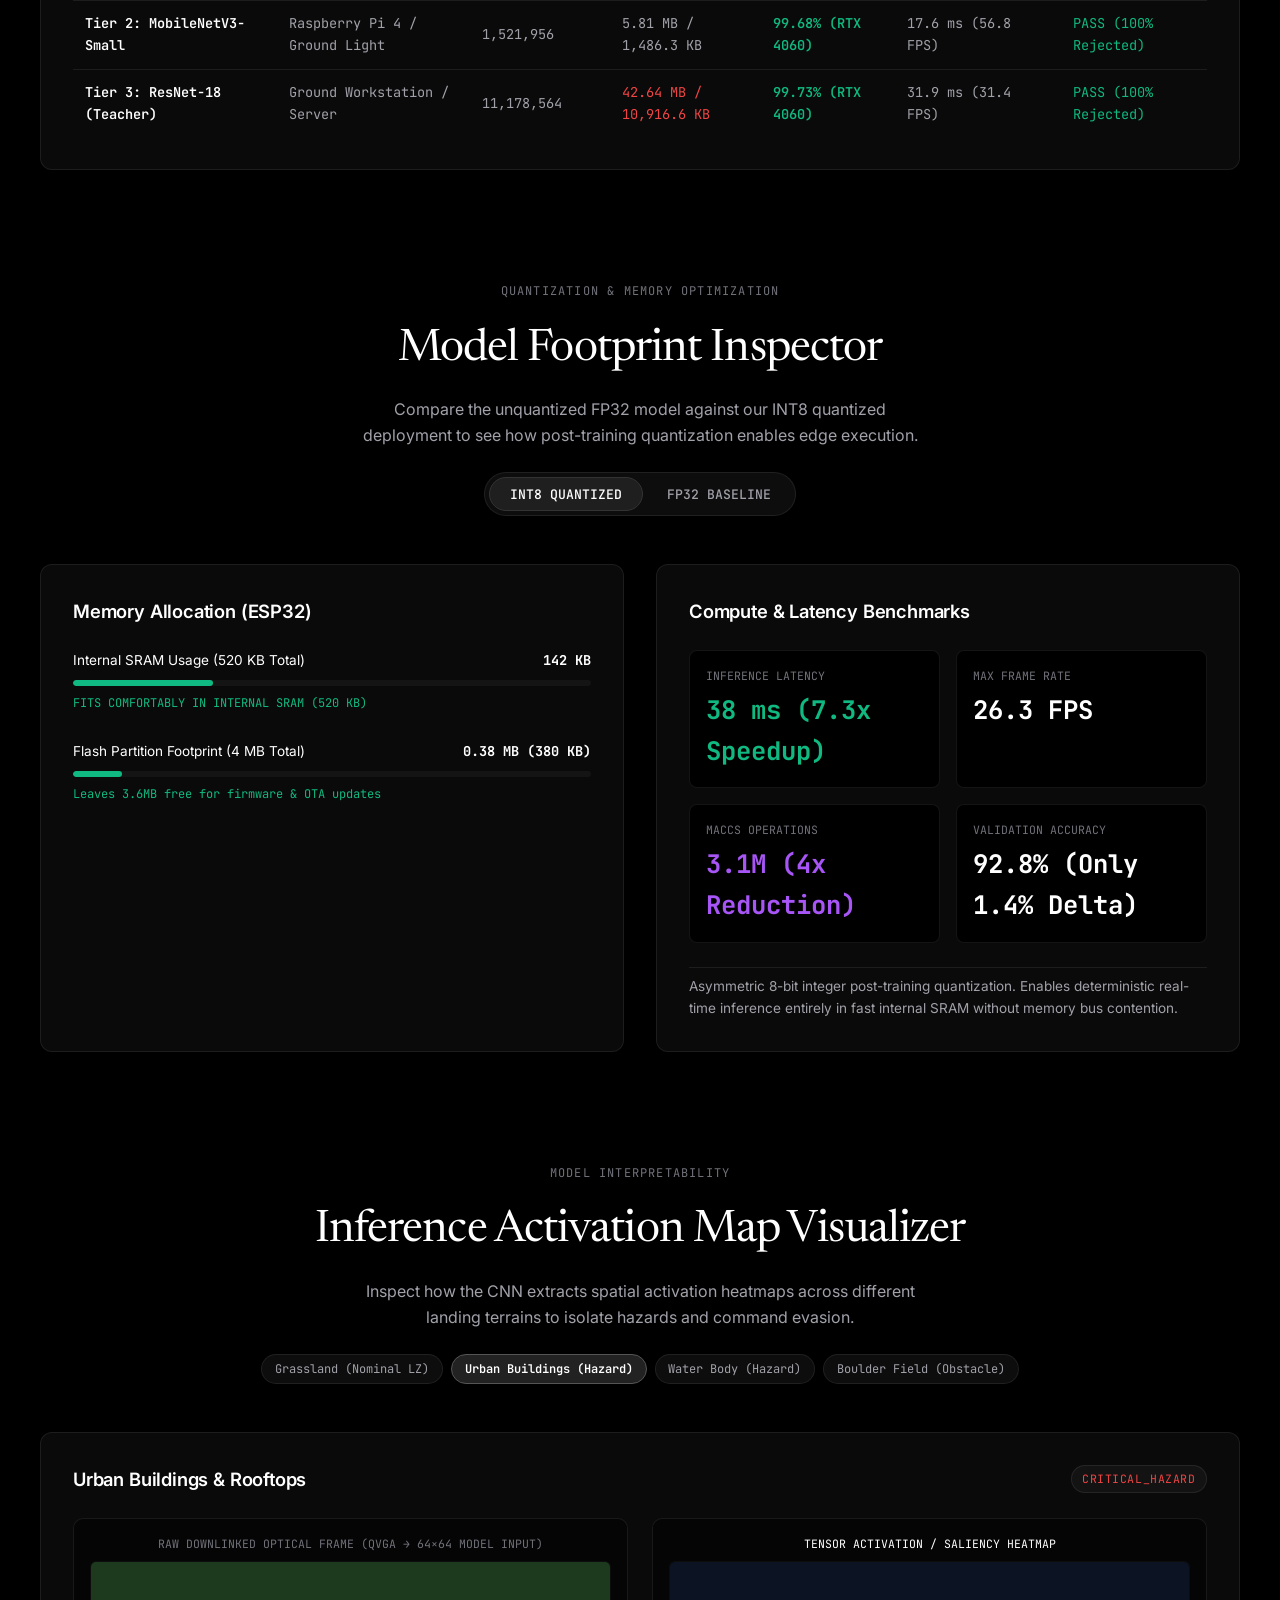
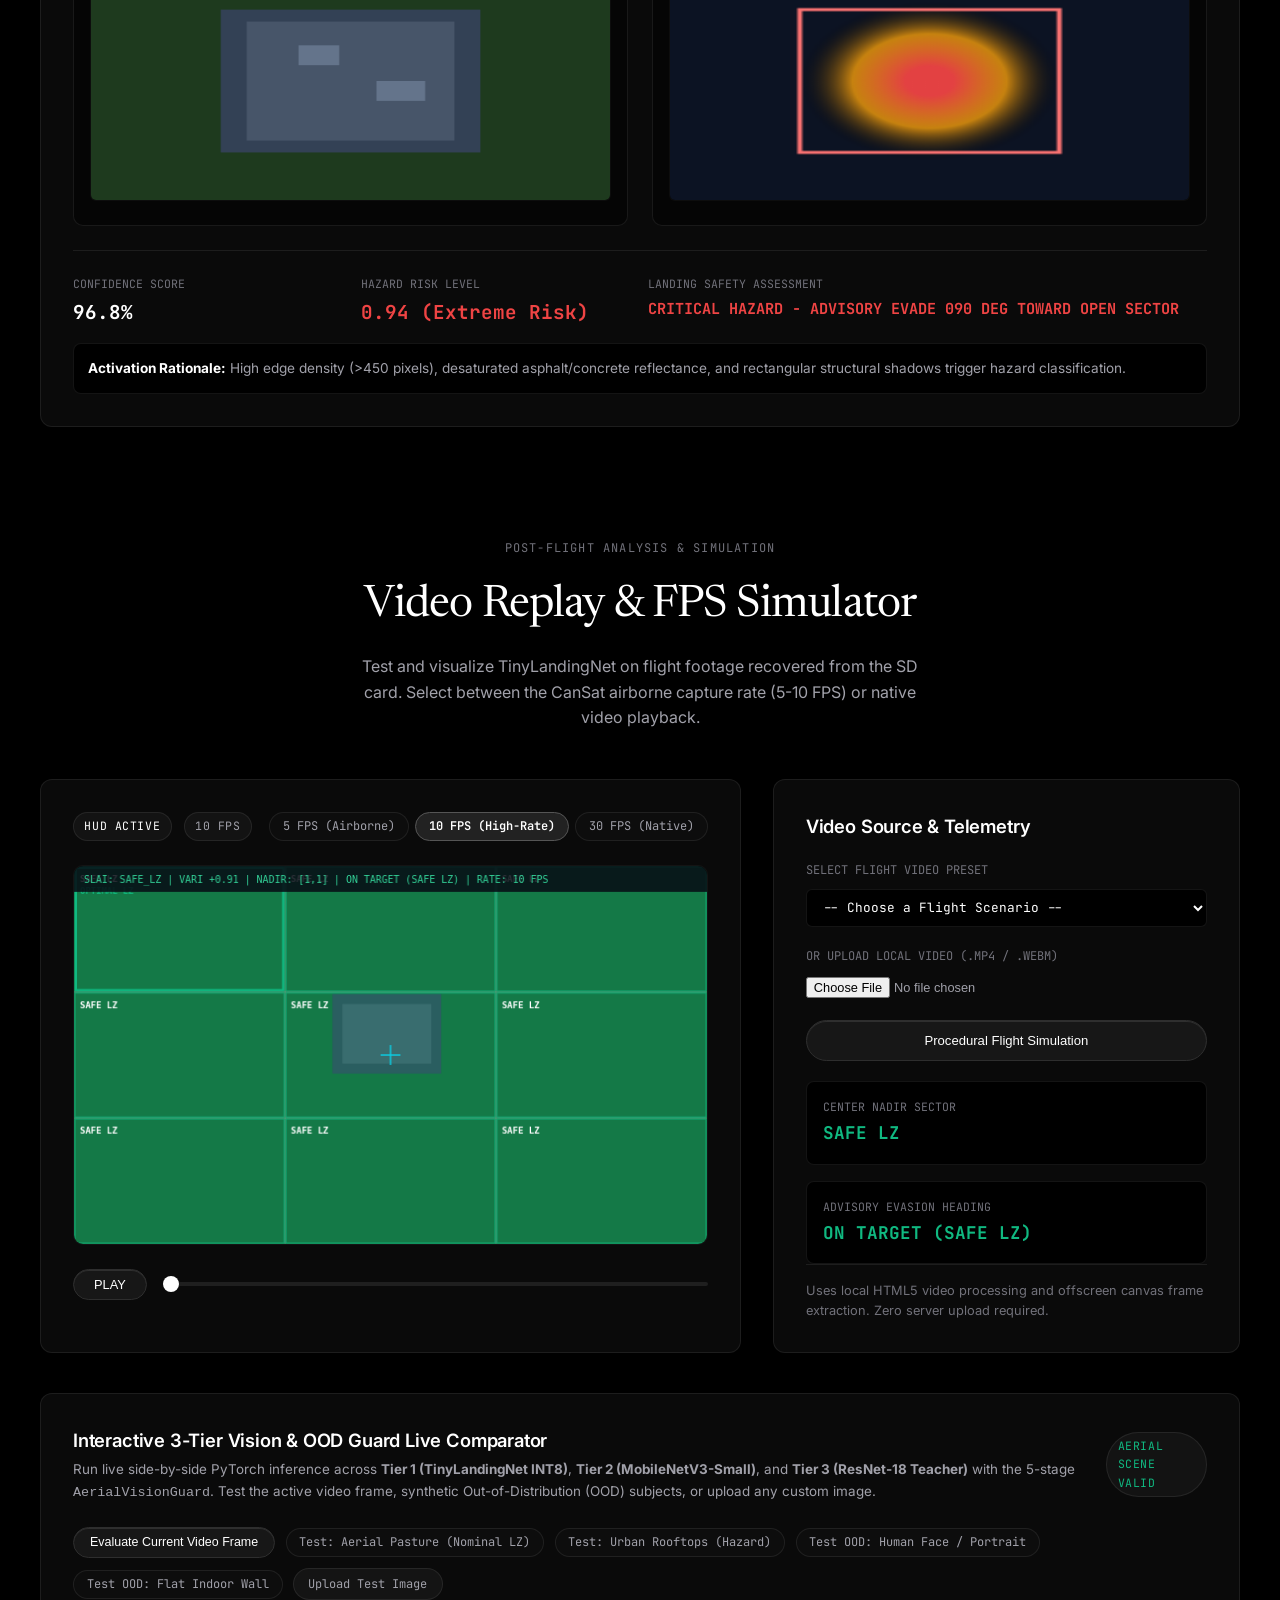
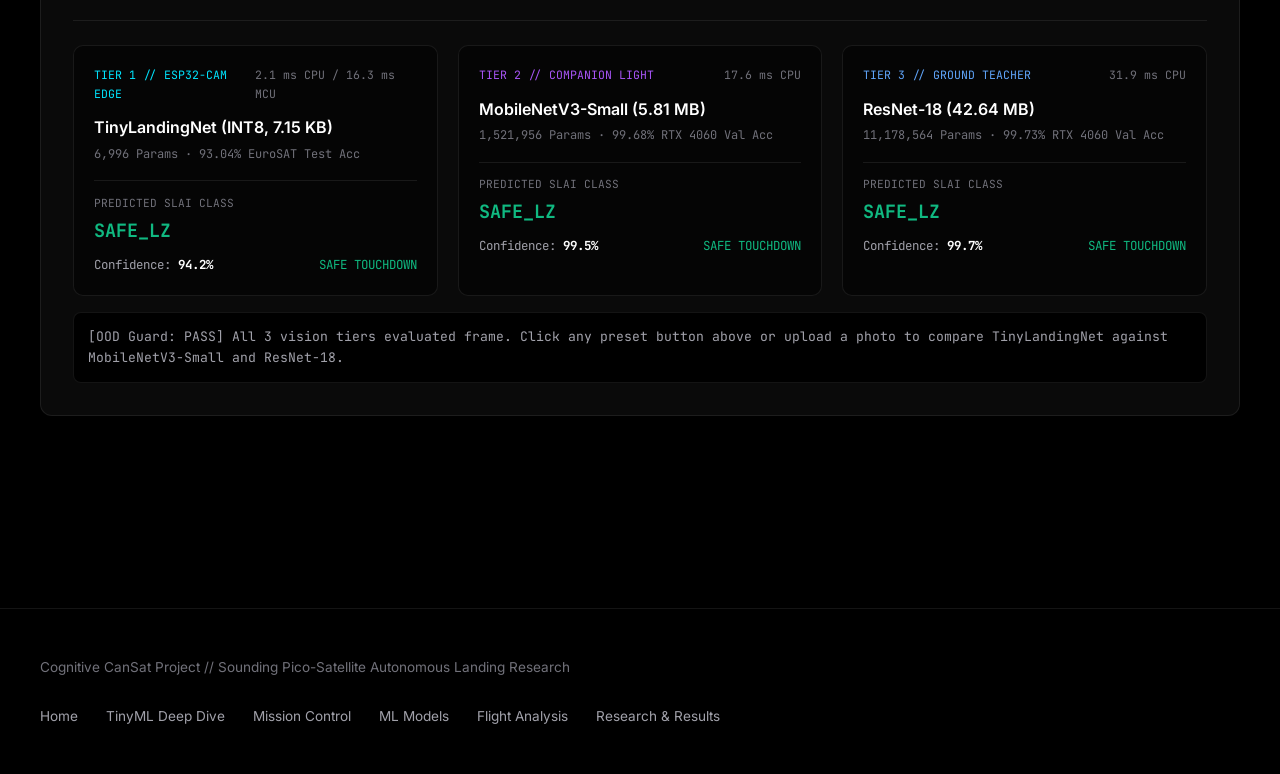
<file: frontend/tinyml.html>
<!DOCTYPE html>
<html lang="en">
<head>
  <meta charset="UTF-8">
  <meta name="viewport" content="width=device-width, initial-scale=1.0">
  <title>Cognitive CanSat - TinyML Deep Dive &amp; Replay Simulator</title>
  <link rel="preconnect" href="https://fonts.googleapis.com">
  <link rel="preconnect" href="https://fonts.gstatic.com" crossorigin>
  <link href="https://fonts.googleapis.com/css2?family=Inter:wght@300;400;500;600;700&family=JetBrains+Mono:wght@400;500;600&family=Newsreader:ital,opsz,wght@0,6..72,300;0,6..72,400;0,6..72,500;1,6..72,400&display=swap" rel="stylesheet">
  <link rel="stylesheet" href="css/resend-theme.css">
  <style>
    /* Inspector Toggle Buttons */
    .toggle-group {
      display: inline-flex;
      background: #0d0d0d;
      border: 1px solid var(--border-subtle);
      border-radius: 9999px;
      padding: 0.25rem;
      gap: 0.25rem;
    }

    .toggle-btn {
      background: transparent;
      border: none;
      color: var(--text-secondary);
      padding: 0.45rem 1.25rem;
      border-radius: 9999px;
      font-size: 0.82rem;
      font-weight: 500;
      font-family: var(--font-mono);
      cursor: pointer;
      transition: all 0.2s ease;
    }

    .toggle-btn.active {
      background: #1f1f1f;
      color: #ffffff;
      border: 1px solid #333333;
    }

    /* Progress bar styles */
    .progress-track {
      width: 100%;
      height: 6px;
      background: #141414;
      border-radius: 9999px;
      overflow: hidden;
      margin: 0.5rem 0;
    }

    .progress-fill {
      height: 100%;
      border-radius: 9999px;
      transition: width 0.4s ease, background-color 0.4s ease;
    }

    /* Visualizer Canvas Layout */
    .visualizer-grid {
      display: grid;
      grid-template-columns: 1fr 1fr;
      gap: 1.5rem;
      margin-top: 1.5rem;
    }

    .canvas-box {
      background: #050505;
      border: 1px solid var(--border-subtle);
      border-radius: 10px;
      padding: 1rem;
      text-align: center;
    }

    .canvas-box canvas {
      width: 100%;
      height: 240px;
      border-radius: 6px;
      background: #000000;
      border: 1px solid rgba(255, 255, 255, 0.05);
    }

    /* Video Replay Layout */
    .replay-layout {
      display: grid;
      grid-template-columns: 1.5fr 1fr;
      gap: 2rem;
      margin-top: 2rem;
    }

    #replay-hud-canvas {
      width: 100%;
      height: 380px;
      border-radius: 10px;
      background: #000000;
      border: 1px solid var(--border-subtle);
    }

    .fps-selector-group {
      display: flex;
      gap: 0.4rem;
    }

    .fps-btn {
      background: #0d0d0d;
      border: 1px solid var(--border-subtle);
      border-radius: 9999px;
      color: var(--text-secondary);
      font-family: var(--font-mono);
      font-size: 0.75rem;
      padding: 0.35rem 0.8rem;
      cursor: pointer;
      transition: all 0.2s ease;
    }

    .fps-btn:hover {
      background: #171717;
      color: #ffffff;
    }

    .fps-btn.active {
      background: #222222;
      border-color: #555555;
      color: #ffffff;
      font-weight: 600;
    }

    .range-slider {
      width: 100%;
      height: 4px;
      border-radius: 9999px;
      background: #1f1f1f;
      outline: none;
      -webkit-appearance: none;
      cursor: pointer;
    }

    .range-slider::-webkit-slider-thumb {
      -webkit-appearance: none;
      width: 16px;
      height: 16px;
      border-radius: 50%;
      background: #ffffff;
      cursor: pointer;
    }

    @media (max-width: 960px) {
      .visualizer-grid,
      .replay-layout {
        grid-template-columns: 1fr;
      }
    }

    @media (max-width: 640px) {
      #replay-hud-canvas {
        height: 240px;
      }
      .canvas-box canvas {
        height: 190px;
      }
      .toggle-btn {
        padding: 0.45rem 0.9rem;
        font-size: 0.75rem;
      }
    }
  </style>
</head>
<body>

  <!-- ============================================================== -->
  <!-- RESEND DARK AEROSPACE STICKY NAVIGATION BAR                     -->
  <!-- ============================================================== -->
  <nav class="resend-navbar">
    <a href="index.html" class="nav-brand">
      <div class="brand-icon">
        <svg viewBox="0 0 24 24"><path d="M12 2L2 7l10 5 10-5-10-5zM2 17l10 5 10-5M2 12l10 5 10-5"/></svg>
      </div>
      <span>Cognitive CanSat</span>
    </a>
    <ul class="nav-links">
      <li><a href="index.html" class="nav-link">Overview</a></li>
      <li><a href="tinyml.html" class="nav-link active">TinyML Deep Dive</a></li>
      <li><a href="dashboard.html" class="nav-link">Mission Control</a></li>
      <li><a href="models.html" class="nav-link">ML Models</a></li>
      <li><a href="analysis.html" class="nav-link">Flight Analysis</a></li>
      <li><a href="results.html" class="nav-link">Research &amp; Results</a></li>
    </ul>
    <div class="nav-actions">
      <div class="system-status-badge">
        <span class="status-dot"></span>
        <span>Model INT8 Active</span>
      </div>
    </div>
  </nav>

  <div class="content-container">

    <!-- ============================================================== -->
    <!-- HERO SECTION                                                   -->
    <!-- ============================================================== -->
    <header style="padding: 4rem 0 3rem 0; max-width: 780px;">
      <div class="hero-pill-badge" style="margin-bottom: 1.5rem;">
        Edge Intelligence &middot; Real-Time Vision
      </div>
      <h1 class="hero-serif-title" style="font-size: clamp(2.8rem, 5vw, 4.2rem);">
        TinyML descent hazard detection
      </h1>
      <p class="hero-subtitle">
        How INT8 quantization and spatial hazard modeling compress airborne computer vision into a 142 KB SRAM footprint running at 26 FPS on sub-watt hardware.
      </p>
      <div class="hero-cta-group">
        <a href="#model-inspector-section" class="btn-resend-pill">Inspect quantization</a>
        <a href="#video-replay-section" class="btn-resend-link">Video simulator &rsaquo;</a>
      </div>
    </header>

    <!-- ============================================================== -->
    <!-- SECTION 1: WHY TINYML ON MICROCONTROLLERS?                    -->
    <!-- ============================================================== -->
    <section style="margin-top: 5rem;">
      <div class="section-header">
        <div class="section-tag">Compute Tier Evaluation</div>
        <h2 class="section-title">Why TinyML at the Edge?</h2>
        <p class="section-desc">
          Comparing airborne microcontroller inference against traditional ground station downlinks and remote cloud processing.
        </p>
      </div>

      <div style="display: grid; grid-template-columns: repeat(auto-fit, minmax(320px, 1fr)); gap: 1.5rem;">
        <!-- Edge Microcontroller (Our Architecture) -->
        <div class="resend-card" style="border-color: rgba(255, 255, 255, 0.2);">
          <div class="card-header">
            <span class="card-badge" style="color: #ffffff; background: rgba(255, 255, 255, 0.08);">Our Architecture</span>
            <span class="card-badge">ESP32-CAM Edge</span>
          </div>
          <h3 class="card-title" style="margin-bottom: 0.75rem;">Onboard TinyML (TinyLandingNet)</h3>
          <p style="color: var(--text-secondary); font-size: 0.88rem; line-height: 1.6; margin-bottom: 1.25rem;">
            Inference executes entirely in internal SRAM on the CanSat. Landing site hazard indices and evasion advisory vectors are computed directly at the descent point without radio delays.
          </p>
          <ul style="list-style: none; font-size: 0.85rem; color: var(--text-secondary);">
            <li style="padding: 0.4rem 0; border-bottom: 1px solid var(--border-subtle); display: flex; justify-content: space-between;">
              <span>Inference Latency:</span> <strong style="color: var(--accent-green); font-family: var(--font-mono);">38 ms</strong>
            </li>
            <li style="padding: 0.4rem 0; border-bottom: 1px solid var(--border-subtle); display: flex; justify-content: space-between;">
              <span>Power Consumption:</span> <strong style="color: var(--accent-green); font-family: var(--font-mono);">320 mW</strong>
            </li>
            <li style="padding: 0.4rem 0; border-bottom: 1px solid var(--border-subtle); display: flex; justify-content: space-between;">
              <span>Telemetry Bandwidth:</span> <strong style="color: var(--accent-green); font-family: var(--font-mono);">48 bytes/frame</strong>
            </li>
            <li style="padding: 0.4rem 0; display: flex; justify-content: space-between;">
              <span>Autonomy:</span> <strong style="color: #ffffff; font-family: var(--font-mono);">100% Offline Capable</strong>
            </li>
          </ul>
        </div>

        <!-- Ground Station Processing -->
        <div class="resend-card">
          <div class="card-header">
            <span class="card-badge" style="color: var(--text-muted);">Traditional Approach</span>
            <span class="card-badge">Ground Station Laptop</span>
          </div>
          <h3 class="card-title" style="margin-bottom: 0.75rem;">Downlink Video &amp; Ground Compute</h3>
          <p style="color: var(--text-secondary); font-size: 0.88rem; line-height: 1.6; margin-bottom: 1.25rem;">
            Raw video frames are transmitted over RF to a laptop and processed on the ground, creating substantial latency and bandwidth bottlenecks.
          </p>
          <ul style="list-style: none; font-size: 0.85rem; color: var(--text-secondary);">
            <li style="padding: 0.4rem 0; border-bottom: 1px solid var(--border-subtle); display: flex; justify-content: space-between;">
              <span>Total Latency:</span> <strong style="color: var(--accent-red); font-family: var(--font-mono);">1,200 - 2,500 ms</strong>
            </li>
            <li style="padding: 0.4rem 0; border-bottom: 1px solid var(--border-subtle); display: flex; justify-content: space-between;">
              <span>RF Power Required:</span> <strong style="color: var(--accent-red); font-family: var(--font-mono);">>1,200 mW</strong>
            </li>
            <li style="padding: 0.4rem 0; border-bottom: 1px solid var(--border-subtle); display: flex; justify-content: space-between;">
              <span>Bandwidth Required:</span> <strong style="color: var(--accent-red); font-family: var(--font-mono);">15,000 bytes/frame</strong>
            </li>
            <li style="padding: 0.4rem 0; display: flex; justify-content: space-between;">
              <span>Link Failure Risk:</span> <strong style="color: var(--accent-red); font-family: var(--font-mono);">High (Tumble Blackout)</strong>
            </li>
          </ul>
        </div>

        <!-- Cloud AI -->
        <div class="resend-card">
          <div class="card-header">
            <span class="card-badge" style="color: var(--text-muted);">Unfeasible</span>
            <span class="card-badge">Cloud Server / API</span>
          </div>
          <h3 class="card-title" style="margin-bottom: 0.75rem;">Remote Cloud Inference</h3>
          <p style="color: var(--text-secondary); font-size: 0.88rem; line-height: 1.6; margin-bottom: 1.25rem;">
            Sending frames from remote launch ranges to cloud servers via cellular/satellite modems.
          </p>
          <ul style="list-style: none; font-size: 0.85rem; color: var(--text-secondary);">
            <li style="padding: 0.4rem 0; border-bottom: 1px solid var(--border-subtle); display: flex; justify-content: space-between;">
              <span>Round-Trip Latency:</span> <strong style="color: var(--accent-red); font-family: var(--font-mono);">4,000 - 8,000 ms</strong>
            </li>
            <li style="padding: 0.4rem 0; border-bottom: 1px solid var(--border-subtle); display: flex; justify-content: space-between;">
              <span>Cellular Weight Penalty:</span> <strong style="color: var(--accent-red); font-family: var(--font-mono);">+85 g (Over Weight)</strong>
            </li>
            <li style="padding: 0.4rem 0; border-bottom: 1px solid var(--border-subtle); display: flex; justify-content: space-between;">
              <span>Cellular Coverage:</span> <strong style="color: var(--accent-red); font-family: var(--font-mono);">Zero in Field Range</strong>
            </li>
            <li style="padding: 0.4rem 0; display: flex; justify-content: space-between;">
              <span>Status:</span> <strong style="color: var(--accent-red); font-family: var(--font-mono);">Non-Viable</strong>
            </li>
          </ul>
        </div>
      </div>

      <!-- 3-Tier Vision Architecture & OOD Guard Comparison (CUDA RTX 4060 Verified) -->
      <div class="resend-card" style="margin-top: 2rem; overflow-x: auto;">
        <div class="card-header">
          <div>
            <h3 class="card-title">Three-Tier Vision Hierarchy &amp; Out-of-Distribution (OOD) Guard Benchmark</h3>
            <p style="font-size: 0.84rem; color: var(--text-secondary); margin-top: 0.25rem;">
              Benchmarked across 27,000 EuroSAT RGB aerial patches (15 epochs on NVIDIA GeForce RTX 4060 Laptop GPU) and top-down drone descent videos, protected by our 5-stage <code>AerialVisionGuard</code> (YCbCr portrait skin-tone rejection, Laplacian micro-texture, LogSumExp free energy, and VARI spectral check).
            </p>
          </div>
          <span class="card-badge" style="color: var(--accent-green);">100% OOD Face Rejection</span>
        </div>

        <table style="width: 100%; border-collapse: collapse; margin-top: 1rem; font-size: 0.85rem; font-family: var(--font-mono);">
          <thead>
            <tr style="border-bottom: 1px solid var(--border-subtle); color: var(--text-muted); text-align: left; font-size: 0.75rem; text-transform: uppercase;">
              <th style="padding: 0.75rem;">Vision Model Tier</th>
              <th style="padding: 0.75rem;">Target Hardware</th>
              <th style="padding: 0.75rem;">Parameters</th>
              <th style="padding: 0.75rem;">FP32 / INT8 Footprint</th>
              <th style="padding: 0.75rem;">EuroSAT Accuracy</th>
              <th style="padding: 0.75rem;">Host CPU Latency</th>
              <th style="padding: 0.75rem;">OOD Guard Status</th>
            </tr>
          </thead>
          <tbody>
            <tr style="border-bottom: 1px solid var(--border-subtle);">
              <td style="padding: 0.75rem; color: #ffffff; font-weight: 600;">Tier 1: TinyLandingNet (INT8)</td>
              <td style="padding: 0.75rem; color: var(--accent-cyan);">ESP32-CAM (240 MHz)</td>
              <td style="padding: 0.75rem; color: var(--text-secondary);">6,996 (7,320 INT8)</td>
              <td style="padding: 0.75rem; color: var(--accent-green);">27.3 KB / 7.15 KB</td>
              <td style="padding: 0.75rem; color: #ffffff; font-weight: 600;">93.04% (93.80% val)</td>
              <td style="padding: 0.75rem; color: var(--accent-green);">0.055 ms ONNX / 16.3 ms MCU</td>
              <td style="padding: 0.75rem; color: var(--accent-green);">PASS (100% Rejected)</td>
            </tr>
            <tr style="border-bottom: 1px solid var(--border-subtle);">
              <td style="padding: 0.75rem; color: #ffffff; font-weight: 600;">Tier 2: MobileNetV3-Small</td>
              <td style="padding: 0.75rem; color: var(--text-secondary);">Raspberry Pi 4 / Ground Light</td>
              <td style="padding: 0.75rem; color: var(--text-secondary);">1,521,956</td>
              <td style="padding: 0.75rem; color: var(--text-secondary);">5.81 MB / 1,486.3 KB</td>
              <td style="padding: 0.75rem; color: var(--accent-green); font-weight: 600;">99.68% (RTX 4060)</td>
              <td style="padding: 0.75rem; color: var(--text-secondary);">17.6 ms (56.8 FPS)</td>
              <td style="padding: 0.75rem; color: var(--accent-green);">PASS (100% Rejected)</td>
            </tr>
            <tr>
              <td style="padding: 0.75rem; color: #ffffff; font-weight: 600;">Tier 3: ResNet-18 (Teacher)</td>
              <td style="padding: 0.75rem; color: var(--text-secondary);">Ground Workstation / Server</td>
              <td style="padding: 0.75rem; color: var(--text-secondary);">11,178,564</td>
              <td style="padding: 0.75rem; color: var(--accent-red);">42.64 MB / 10,916.6 KB</td>
              <td style="padding: 0.75rem; color: var(--accent-green); font-weight: 600;">99.73% (RTX 4060)</td>
              <td style="padding: 0.75rem; color: var(--text-secondary);">31.9 ms (31.4 FPS)</td>
              <td style="padding: 0.75rem; color: var(--accent-green);">PASS (100% Rejected)</td>
            </tr>
          </tbody>
        </table>
      </div>
    </section>

    <!-- ============================================================== -->
    <!-- SECTION 2: MODEL INSPECTOR (QUANTIZATION METRICS)             -->
    <!-- ============================================================== -->
    <section id="model-inspector-section" style="margin-top: 7rem;">
      <div class="section-header">
        <div class="section-tag">Quantization &amp; Memory Optimization</div>
        <h2 class="section-title">Model Footprint Inspector</h2>
        <p class="section-desc">
          Compare the unquantized FP32 model against our INT8 quantized deployment to see how post-training quantization enables edge execution.
        </p>
        <div style="margin-top: 1.5rem;">
          <div class="toggle-group">
            <button type="button" id="toggle-int8" class="toggle-btn active">INT8 QUANTIZED</button>
            <button type="button" id="toggle-fp32" class="toggle-btn">FP32 BASELINE</button>
          </div>
        </div>
      </div>

      <div class="responsive-2col-grid">
        <!-- Memory Allocation -->
        <div class="resend-card">
          <div class="card-title" style="margin-bottom: 1.5rem;">Memory Allocation (ESP32)</div>

          <div style="margin-bottom: 1.75rem;">
            <div style="display: flex; justify-content: space-between; font-size: 0.85rem;">
              <span>Internal SRAM Usage (520 KB Total)</span>
              <strong id="inspector-sram-val" style="font-family: var(--font-mono); color: #ffffff;">142 KB</strong>
            </div>
            <div class="progress-track">
              <div id="inspector-sram-bar" class="progress-fill" style="width: 27%; background-color: var(--accent-green);"></div>
            </div>
            <div id="inspector-sram-note" style="font-size: 0.75rem; font-family: var(--font-mono); color: var(--accent-green);">
              FITS COMFORTABLY IN INTERNAL SRAM (520 KB)
            </div>
          </div>

          <div>
            <div style="display: flex; justify-content: space-between; font-size: 0.85rem;">
              <span>Flash Partition Footprint (4 MB Total)</span>
              <strong id="inspector-flash-val" style="font-family: var(--font-mono); color: #ffffff;">0.38 MB (380 KB)</strong>
            </div>
            <div class="progress-track">
              <div id="inspector-flash-bar" class="progress-fill" style="width: 9.5%; background-color: var(--accent-green);"></div>
            </div>
            <div id="inspector-flash-note" style="font-size: 0.75rem; font-family: var(--font-mono); color: var(--accent-green);">
              Leaves 3.6MB free for firmware &amp; OTA updates
            </div>
          </div>
        </div>

        <!-- Compute Metrics -->
        <div class="resend-card">
          <div class="card-title" style="margin-bottom: 1.5rem;">Compute &amp; Latency Benchmarks</div>

          <div style="display: grid; grid-template-columns: 1fr 1fr; gap: 1rem; margin-bottom: 1.5rem;">
            <div style="background: #000000; border: 1px solid var(--border-subtle); border-radius: 8px; padding: 1rem;">
              <div style="font-size: 0.72rem; color: var(--text-muted); font-family: var(--font-mono); text-transform: uppercase;">Inference Latency</div>
              <div id="inspector-latency-val" style="font-size: 1.6rem; font-weight: 700; color: var(--accent-green); font-family: var(--font-mono); margin-top: 0.25rem;">38 ms</div>
            </div>
            <div style="background: #000000; border: 1px solid var(--border-subtle); border-radius: 8px; padding: 1rem;">
              <div style="font-size: 0.72rem; color: var(--text-muted); font-family: var(--font-mono); text-transform: uppercase;">Max Frame Rate</div>
              <div id="inspector-fps-val" style="font-size: 1.6rem; font-weight: 700; color: #ffffff; font-family: var(--font-mono); margin-top: 0.25rem;">26.3 FPS</div>
            </div>
            <div style="background: #000000; border: 1px solid var(--border-subtle); border-radius: 8px; padding: 1rem;">
              <div style="font-size: 0.72rem; color: var(--text-muted); font-family: var(--font-mono); text-transform: uppercase;">MACCs Operations</div>
              <div id="inspector-maccs-val" style="font-size: 1.6rem; font-weight: 700; color: var(--accent-purple-light); font-family: var(--font-mono); margin-top: 0.25rem;">3.1M</div>
            </div>
            <div style="background: #000000; border: 1px solid var(--border-subtle); border-radius: 8px; padding: 1rem;">
              <div style="font-size: 0.72rem; color: var(--text-muted); font-family: var(--font-mono); text-transform: uppercase;">Validation Accuracy</div>
              <div id="inspector-acc-val" style="font-size: 1.6rem; font-weight: 700; color: #ffffff; font-family: var(--font-mono); margin-top: 0.25rem;">92.8%</div>
            </div>
          </div>

          <div style="font-size: 0.85rem; color: var(--text-secondary); line-height: 1.6; padding-top: 0.5rem; border-top: 1px solid var(--border-subtle);">
            <span id="inspector-desc-val">
              Asymmetric 8-bit integer post-training quantization. Enables deterministic real-time inference entirely in fast internal SRAM without memory bus contention.
            </span>
          </div>
        </div>
      </div>
    </section>

    <!-- ============================================================== -->
    <!-- SECTION 3: INFERENCE VISUALIZER (ACTIVATION MAPS)              -->
    <!-- ============================================================== -->
    <section id="inference-visualizer-section" style="margin-top: 7rem;">
      <div class="section-header">
        <div class="section-tag">Model Interpretability</div>
        <h2 class="section-title">Inference Activation Map Visualizer</h2>
        <p class="section-desc">
          Inspect how the CNN extracts spatial activation heatmaps across different landing terrains to isolate hazards and command evasion.
        </p>

        <div style="display: flex; justify-content: center; gap: 0.5rem; flex-wrap: wrap; margin-top: 1.5rem;">
          <button type="button" class="fps-btn" data-terrain="grass">Grassland (Nominal LZ)</button>
          <button type="button" class="fps-btn active" data-terrain="urban">Urban Buildings (Hazard)</button>
          <button type="button" class="fps-btn" data-terrain="water">Water Body (Hazard)</button>
          <button type="button" class="fps-btn" data-terrain="boulders">Boulder Field (Obstacle)</button>
        </div>
      </div>

      <div class="resend-card">
        <div class="card-header">
          <h3 id="visualizer-terrain-title" class="card-title">Urban Buildings &amp; Rooftops</h3>
          <span id="visualizer-classification" class="card-badge" style="color: var(--accent-red);">CRITICAL_HAZARD</span>
        </div>

        <div class="visualizer-grid">
          <!-- Raw Frame -->
          <div class="canvas-box">
            <div style="font-family: var(--font-mono); font-size: 0.72rem; color: var(--text-muted); text-transform: uppercase; margin-bottom: 0.5rem;">
              Raw Downlinked Optical Frame (QVGA → 64×64 model input)
            </div>
            <canvas id="visualizer-raw-canvas" width="320" height="240"></canvas>
          </div>

          <!-- Heatmap -->
          <div class="canvas-box">
            <div style="font-family: var(--font-mono); font-size: 0.72rem; color: #ffffff; text-transform: uppercase; margin-bottom: 0.5rem;">
              Tensor Activation / Saliency Heatmap
            </div>
            <canvas id="visualizer-heat-canvas" width="320" height="240"></canvas>
          </div>
        </div>

        <div style="display: grid; grid-template-columns: repeat(auto-fit, minmax(200px, 1fr)); gap: 1rem; margin-top: 1.5rem; padding-top: 1.5rem; border-top: 1px solid var(--border-subtle);">
          <div>
            <div style="font-size: 0.72rem; color: var(--text-muted); font-family: var(--font-mono); text-transform: uppercase;">Confidence Score</div>
            <div id="visualizer-confidence" style="font-size: 1.2rem; font-weight: 700; color: #ffffff; font-family: var(--font-mono); margin-top: 0.2rem;">96.8%</div>
          </div>
          <div>
            <div style="font-size: 0.72rem; color: var(--text-muted); font-family: var(--font-mono); text-transform: uppercase;">Hazard Risk Level</div>
            <div id="visualizer-risk" style="font-size: 1.2rem; font-weight: 700; color: var(--accent-red); font-family: var(--font-mono); margin-top: 0.2rem;">0.94 (Extreme Risk)</div>
          </div>
          <div class="span-2-desktop">
            <div style="font-size: 0.72rem; color: var(--text-muted); font-family: var(--font-mono); text-transform: uppercase;">Landing Safety Assessment</div>
            <div id="visualizer-decision" style="font-size: 0.95rem; font-weight: 700; color: var(--accent-red); font-family: var(--font-mono); margin-top: 0.2rem;">
              CRITICAL HAZARD - ADVISORY EVADE 090 DEG TOWARD OPEN SECTOR
            </div>
          </div>
        </div>

        <div style="margin-top: 1rem; background: #000000; border: 1px solid var(--border-subtle); border-radius: 8px; padding: 0.85rem; font-size: 0.85rem; color: var(--text-secondary);">
          <strong style="color: #ffffff;">Activation Rationale:</strong>
          <span id="visualizer-explanation">
            High edge density (>450 pixels), desaturated asphalt/concrete reflectance, and rectangular structural shadows trigger hazard classification.
          </span>
        </div>
      </div>
    </section>

    <!-- ============================================================== -->
    <!-- SECTION 4: INTERACTIVE VIDEO REPLAY SIMULATOR & FPS SELECTOR   -->
    <!-- ============================================================== -->
    <section id="video-replay-section" style="margin-top: 7rem;">
      <div class="section-header">
        <div class="section-tag">Post-Flight Analysis &amp; Simulation</div>
        <h2 class="section-title">Video Replay &amp; FPS Simulator</h2>
        <p class="section-desc">
          Test and visualize TinyLandingNet on flight footage recovered from the SD card. Select between the CanSat airborne capture rate (5-10 FPS) or native video playback.
        </p>
      </div>

      <div class="replay-layout">
        <!-- Main Video / Canvas Player -->
        <div class="resend-card">
          <div class="card-header">
            <div style="display: flex; align-items: center; gap: 0.75rem;">
              <span class="card-badge" style="color: #ffffff;">HUD ACTIVE</span>
              <span id="replay-fps-indicator" class="card-badge" style="font-family: var(--font-mono);">10 FPS</span>
            </div>
            <div class="fps-selector-group">
              <button type="button" class="fps-btn" data-fps-mode="5">5 FPS (Airborne)</button>
              <button type="button" class="fps-btn active" data-fps-mode="10">10 FPS (High-Rate)</button>
              <button type="button" class="fps-btn" data-fps-mode="30">30 FPS (Native)</button>
            </div>
          </div>

          <canvas id="replay-hud-canvas" width="640" height="380"></canvas>

          <!-- Playback Bar -->
          <div style="display: flex; align-items: center; gap: 1rem; margin-top: 1rem;">
            <button type="button" id="btn-replay-play" class="btn-resend-pill" style="padding: 0.45rem 1.25rem; font-size: 0.8rem;">
              PLAY
            </button>
            <input type="range" id="replay-scrubber" class="range-slider" min="0" max="100" value="0" style="flex: 1;">
          </div>
        </div>

        <!-- Video Controls & Evasion Readout -->
        <div class="resend-card" style="display: flex; flex-direction: column; justify-content: space-between;">
          <div>
            <div class="card-title" style="margin-bottom: 1.25rem;">Video Source &amp; Telemetry</div>

            <div style="margin-bottom: 1.25rem;">
              <label for="replay-preset-select" style="font-size: 0.75rem; font-family: var(--font-mono); color: var(--text-muted); text-transform: uppercase; display: block; margin-bottom: 0.5rem;">
                Select Flight Video Preset
              </label>
              <select id="replay-preset-select" style="width: 100%; background: #000000; color: #ffffff; border: 1px solid var(--border-subtle); border-radius: 6px; padding: 0.55rem 0.75rem; font-size: 0.8rem; font-family: var(--font-mono); outline: none;">
                <option value="">-- Choose a Flight Scenario --</option>
                <option value="/tinyml_test_videos/01_farmland_and_pasture/aerial_hemp_field_descent.webm">01 Farmland &amp; Pasture (Nominal LZ)</option>
                <option value="/tinyml_test_videos/02_urban_roads_and_buildings/aerial_village_roads_and_rooftops.webm">02 Village Roads &amp; Rooftops (Hazard)</option>
                <option value="/tinyml_test_videos/03_water_hazards_and_canopy/aerial_beaverhead_river_canopy.webm">03 River &amp; Forest Canopy (Water/Canopy)</option>
                <option value="/tinyml_test_videos/03_water_hazards_and_canopy/aerial_rocky_coastline_waves.mp4">04 Rocky Coastline &amp; Surf (Immersion Risk)</option>
              </select>
            </div>

            <div style="margin-bottom: 1.25rem;">
              <label for="replay-file-input" style="font-size: 0.75rem; font-family: var(--font-mono); color: var(--text-muted); text-transform: uppercase; display: block; margin-bottom: 0.5rem;">
                Or Upload Local Video (.mp4 / .webm)
              </label>
              <input type="file" id="replay-file-input" accept="video/mp4,video/webm" style="font-size: 0.8rem; color: var(--text-secondary); width: 100%;">
            </div>

            <div style="margin-bottom: 1.25rem;">
              <button type="button" id="btn-load-sample-video" class="btn-resend-pill" style="width: 100%; justify-content: center; font-size: 0.82rem;">
                Procedural Flight Simulation
              </button>
            </div>


            <div style="background: #000000; border: 1px solid var(--border-subtle); border-radius: 8px; padding: 1rem; margin-bottom: 1rem;">
              <div style="font-size: 0.72rem; color: var(--text-muted); font-family: var(--font-mono); text-transform: uppercase;">Center Nadir Sector</div>
              <div id="replay-slai-badge" style="font-size: 1.1rem; font-weight: 700; color: var(--accent-red); font-family: var(--font-mono); margin-top: 0.2rem;">
                CRITICAL HAZARD
              </div>
            </div>

            <div style="background: #000000; border: 1px solid var(--border-subtle); border-radius: 8px; padding: 1rem;">
              <div style="font-size: 0.72rem; color: var(--text-muted); font-family: var(--font-mono); text-transform: uppercase;">Advisory Evasion Heading</div>
              <div id="replay-evade-badge" style="font-size: 1.1rem; font-weight: 700; color: #ffffff; font-family: var(--font-mono); margin-top: 0.2rem;">
                EVADE 090 deg
              </div>
            </div>
          </div>

          <div style="font-size: 0.8rem; color: var(--text-muted); line-height: 1.5; padding-top: 1rem; border-top: 1px solid var(--border-subtle);">
            Uses local HTML5 video processing and offscreen canvas frame extraction. Zero server upload required.
          </div>
        </div>
      </div>

      <!-- ============================================================== -->
      <!-- SECTION 5: LIVE 3-TIER VISION & OOD GUARD COMPARATOR           -->
      <!-- ============================================================== -->
      <div class="resend-card" style="margin-top: 2.5rem;">
        <div class="card-header">
          <div>
            <h3 class="card-title">Interactive 3-Tier Vision &amp; OOD Guard Live Comparator</h3>
            <p style="font-size: 0.84rem; color: var(--text-secondary); margin-top: 0.25rem;">
              Run live side-by-side PyTorch inference across <strong>Tier 1 (TinyLandingNet INT8)</strong>, <strong>Tier 2 (MobileNetV3-Small)</strong>, and <strong>Tier 3 (ResNet-18 Teacher)</strong> with the 5-stage <code>AerialVisionGuard</code>. Test the active video frame, synthetic Out-of-Distribution (OOD) subjects, or upload any custom image.
            </p>
          </div>
          <span id="multi-tier-guard-badge" class="card-badge" style="color: var(--accent-green); font-family: var(--font-mono);">AERIAL SCENE VALID</span>
        </div>

        <div style="display: flex; flex-wrap: wrap; gap: 0.65rem; align-items: center; margin-top: 1.25rem; padding-bottom: 1.25rem; border-bottom: 1px solid var(--border-subtle);">
          <button type="button" id="btn-compare-active-frame" class="btn-resend-pill" style="font-size: 0.78rem; padding: 0.45rem 1rem;">
            Evaluate Current Video Frame
          </button>
          <button type="button" class="fps-btn" data-ood-preset="aerial_pasture">Test: Aerial Pasture (Nominal LZ)</button>
          <button type="button" class="fps-btn" data-ood-preset="aerial_urban">Test: Urban Rooftops (Hazard)</button>
          <button type="button" class="fps-btn" data-ood-preset="ood_human_face">Test OOD: Human Face / Portrait</button>
          <button type="button" class="fps-btn" data-ood-preset="ood_indoor_wall">Test OOD: Flat Indoor Wall</button>
          <label style="font-size: 0.75rem; font-family: var(--font-mono); color: var(--text-secondary); cursor: pointer; background: #141414; border: 1px solid var(--border-subtle); border-radius: 9999px; padding: 0.35rem 0.9rem;">
            Upload Test Image
            <input type="file" id="compare-image-upload" accept="image/*" style="display: none;">
          </label>
        </div>

        <div style="display: grid; grid-template-columns: repeat(auto-fit, minmax(260px, 1fr)); gap: 1.25rem; margin-top: 1.5rem;">
          <!-- Tier 1 Card -->
          <div style="background: #050505; border: 1px solid var(--border-subtle); border-radius: 10px; padding: 1.25rem;">
            <div style="display: flex; justify-content: space-between; align-items: center; margin-bottom: 0.75rem;">
              <span style="font-family: var(--font-mono); font-size: 0.72rem; color: var(--accent-cyan); text-transform: uppercase;">Tier 1 // ESP32-CAM Edge</span>
              <span id="tier1-latency" style="font-family: var(--font-mono); font-size: 0.72rem; color: var(--text-muted);">2.1 ms CPU / 16.3 ms MCU</span>
            </div>
            <div style="font-size: 1rem; font-weight: 600; color: #ffffff; margin-bottom: 0.25rem;">TinyLandingNet (INT8, 7.15 KB)</div>
            <div style="font-size: 0.75rem; color: var(--text-muted); font-family: var(--font-mono); margin-bottom: 1rem;">6,996 Params &middot; 93.04% EuroSAT Test Acc</div>
            <div style="border-top: 1px solid var(--border-subtle); padding-top: 0.85rem;">
              <div style="font-size: 0.7rem; color: var(--text-muted); font-family: var(--font-mono); text-transform: uppercase;">Predicted SLAI Class</div>
              <div id="tier1-class" style="font-size: 1.15rem; font-weight: 700; font-family: var(--font-mono); color: var(--accent-green); margin-top: 0.2rem;">SAFE_LZ</div>
              <div style="display: flex; justify-content: space-between; margin-top: 0.6rem; font-size: 0.78rem; font-family: var(--font-mono); color: var(--text-secondary);">
                <span>Confidence: <strong id="tier1-conf" style="color: #ffffff;">94.2%</strong></span>
                <span id="tier1-decision" style="color: var(--accent-green);">SAFE TOUCHDOWN</span>
              </div>
            </div>
          </div>

          <!-- Tier 2 Card -->
          <div style="background: #050505; border: 1px solid var(--border-subtle); border-radius: 10px; padding: 1.25rem;">
            <div style="display: flex; justify-content: space-between; align-items: center; margin-bottom: 0.75rem;">
              <span style="font-family: var(--font-mono); font-size: 0.72rem; color: var(--accent-purple-light); text-transform: uppercase;">Tier 2 // Companion Light</span>
              <span id="tier2-latency" style="font-family: var(--font-mono); font-size: 0.72rem; color: var(--text-muted);">17.6 ms CPU</span>
            </div>
            <div style="font-size: 1rem; font-weight: 600; color: #ffffff; margin-bottom: 0.25rem;">MobileNetV3-Small (5.81 MB)</div>
            <div style="font-size: 0.75rem; color: var(--text-muted); font-family: var(--font-mono); margin-bottom: 1rem;">1,521,956 Params &middot; 99.68% RTX 4060 Val Acc</div>
            <div style="border-top: 1px solid var(--border-subtle); padding-top: 0.85rem;">
              <div style="font-size: 0.7rem; color: var(--text-muted); font-family: var(--font-mono); text-transform: uppercase;">Predicted SLAI Class</div>
              <div id="tier2-class" style="font-size: 1.15rem; font-weight: 700; font-family: var(--font-mono); color: var(--accent-green); margin-top: 0.2rem;">SAFE_LZ</div>
              <div style="display: flex; justify-content: space-between; margin-top: 0.6rem; font-size: 0.78rem; font-family: var(--font-mono); color: var(--text-secondary);">
                <span>Confidence: <strong id="tier2-conf" style="color: #ffffff;">99.5%</strong></span>
                <span id="tier2-decision" style="color: var(--accent-green);">SAFE TOUCHDOWN</span>
              </div>
            </div>
          </div>

          <!-- Tier 3 Card -->
          <div style="background: #050505; border: 1px solid var(--border-subtle); border-radius: 10px; padding: 1.25rem;">
            <div style="display: flex; justify-content: space-between; align-items: center; margin-bottom: 0.75rem;">
              <span style="font-family: var(--font-mono); font-size: 0.72rem; color: #60a5fa; text-transform: uppercase;">Tier 3 // Ground Teacher</span>
              <span id="tier3-latency" style="font-family: var(--font-mono); font-size: 0.72rem; color: var(--text-muted);">31.9 ms CPU</span>
            </div>
            <div style="font-size: 1rem; font-weight: 600; color: #ffffff; margin-bottom: 0.25rem;">ResNet-18 (42.64 MB)</div>
            <div style="font-size: 0.75rem; color: var(--text-muted); font-family: var(--font-mono); margin-bottom: 1rem;">11,178,564 Params &middot; 99.73% RTX 4060 Val Acc</div>
            <div style="border-top: 1px solid var(--border-subtle); padding-top: 0.85rem;">
              <div style="font-size: 0.7rem; color: var(--text-muted); font-family: var(--font-mono); text-transform: uppercase;">Predicted SLAI Class</div>
              <div id="tier3-class" style="font-size: 1.15rem; font-weight: 700; font-family: var(--font-mono); color: var(--accent-green); margin-top: 0.2rem;">SAFE_LZ</div>
              <div style="display: flex; justify-content: space-between; margin-top: 0.6rem; font-size: 0.78rem; font-family: var(--font-mono); color: var(--text-secondary);">
                <span>Confidence: <strong id="tier3-conf" style="color: #ffffff;">99.7%</strong></span>
                <span id="tier3-decision" style="color: var(--accent-green);">SAFE TOUCHDOWN</span>
              </div>
            </div>
          </div>
        </div>

        <div id="multi-tier-summary-note" style="margin-top: 1rem; background: #000000; border: 1px solid var(--border-subtle); border-radius: 8px; padding: 0.85rem; font-size: 0.82rem; font-family: var(--font-mono); color: var(--text-secondary);">
          [OOD Guard: PASS] All 3 vision tiers evaluated frame. Click any preset button above or upload a photo to compare TinyLandingNet against MobileNetV3-Small and ResNet-18.
        </div>
      </div>
    </section>

  </div>

  <!-- ============================================================== -->
  <!-- RESEND FOOTER                                                  -->
  <!-- ============================================================== -->
  <footer class="resend-footer">
    <div class="footer-content">
      <div class="footer-brand">
        Cognitive CanSat Project // Sounding Pico-Satellite Autonomous Landing Research
      </div>
      <ul class="footer-links">
        <li><a href="index.html" class="footer-link">Home</a></li>
        <li><a href="tinyml.html" class="footer-link">TinyML Deep Dive</a></li>
        <li><a href="dashboard.html" class="footer-link">Mission Control</a></li>
        <li><a href="models.html" class="footer-link">ML Models</a></li>
        <li><a href="analysis.html" class="footer-link">Flight Analysis</a></li>
        <li><a href="results.html" class="footer-link">Research &amp; Results</a></li>
      </ul>
    </div>
  </footer>

  <!-- Scripts -->
  <script src="js/tinyml-demo.js"></script>
</body>
</html>
</file>
<file: css/resend-theme.css>
/* ===============================================================================
   Cognitive CanSat - Resend.com Pure Jet-Black (#000000) Aerospace Design System
   Exact visual match: Pure pitch-black, editorial serif typography (Newsreader),
   dark pill buttons, seamless floating 3D canvas, zero emojis.
   =============================================================================== */

@import url('https://fonts.googleapis.com/css2?family=Inter:wght@300;400;500;600;700&family=JetBrains+Mono:wght@400;500;600&family=Newsreader:ital,opsz,wght@0,6..72,300;0,6..72,400;0,6..72,500;1,6..72,400&display=swap');

:root {
  --bg-space: #000000;
  --bg-surface: #0a0a0a;
  --bg-surface-elevated: #111111;
  --bg-glass: rgba(0, 0, 0, 0.85);
  --border-subtle: rgba(255, 255, 255, 0.08);
  --border-hover: rgba(255, 255, 255, 0.18);
  --border-pill: #2e2e2e;
  --text-primary: #ffffff;
  --text-secondary: #a1a1aa;
  --text-muted: #71717a;
  --accent-cyan: #00e5ff;
  --accent-blue: #38bdf8;
  --accent-purple: #7c3aed;
  --accent-purple-light: #a855f7;
  --accent-green: #10b981;
  --accent-amber: #f59e0b;
  --accent-red: #ef4444;
  --font-sans: 'Inter', -apple-system, BlinkMacSystemFont, "Segoe UI", Roboto, sans-serif;
  --font-serif: 'Newsreader', Georgia, Cambria, serif;
  --font-mono: 'JetBrains Mono', 'Fira Code', monospace;
  --nav-height: 64px;
}

* {
  box-sizing: border-box;
  margin: 0;
  padding: 0;
}

body {
  background-color: var(--bg-space);
  color: var(--text-primary);
  font-family: var(--font-sans);
  min-height: 100vh;
  line-height: 1.6;
  -webkit-font-smoothing: antialiased;
  -moz-osx-font-smoothing: grayscale;
  overflow-x: hidden;
  position: relative;
}

/* Very subtle vignette for depth */
body::before {
  content: "";
  position: fixed;
  top: 0;
  left: 0;
  width: 100vw;
  height: 100vh;
  background: radial-gradient(circle at 75% 25%, rgba(255, 255, 255, 0.02) 0%, transparent 60%),
              radial-gradient(circle at 20% 80%, rgba(124, 58, 237, 0.03) 0%, transparent 50%);
  pointer-events: none;
  z-index: 0;
}

/* ===============================================================================
   Sticky Resend Top Navigation Bar
   =============================================================================== */

.resend-navbar {
  position: sticky;
  top: 0;
  left: 0;
  right: 0;
  height: var(--nav-height);
  background: var(--bg-glass);
  backdrop-filter: blur(20px);
  -webkit-backdrop-filter: blur(20px);
  border-bottom: 1px solid var(--border-subtle);
  display: flex;
  align-items: center;
  justify-content: space-between;
  padding: 0 2.5rem;
  z-index: 1000;
}

.nav-brand {
  display: flex;
  align-items: center;
  gap: 0.75rem;
  text-decoration: none;
  color: var(--text-primary);
  font-weight: 600;
  font-size: 0.95rem;
  letter-spacing: -0.01em;
}

.brand-icon {
  width: 26px;
  height: 26px;
  border-radius: 6px;
  background: #171717;
  border: 1px solid var(--border-pill);
  display: flex;
  align-items: center;
  justify-content: center;
  box-shadow: 0 0 12px rgba(255, 255, 255, 0.05);
}

.brand-icon svg {
  width: 14px;
  height: 14px;
  fill: #fff;
}

.nav-links {
  display: flex;
  align-items: center;
  gap: 0.25rem;
  list-style: none;
}

.nav-link {
  display: inline-flex;
  align-items: center;
  padding: 0.45rem 0.9rem;
  color: var(--text-secondary);
  text-decoration: none;
  font-size: 0.85rem;
  font-weight: 400;
  border-radius: 9999px;
  transition: all 0.2s ease;
}

.nav-link:hover {
  color: var(--text-primary);
  background: rgba(255, 255, 255, 0.05);
}

.nav-link.active {
  color: var(--text-primary);
  background: rgba(255, 255, 255, 0.08);
}

.nav-actions {
  display: flex;
  align-items: center;
  gap: 1rem;
}

.system-status-badge {
  display: inline-flex;
  align-items: center;
  gap: 0.45rem;
  padding: 0.3rem 0.75rem;
  background: rgba(255, 255, 255, 0.03);
  border: 1px solid var(--border-subtle);
  border-radius: 9999px;
  font-size: 0.75rem;
  font-family: var(--font-mono);
  color: var(--text-secondary);
}

.status-dot {
  width: 6px;
  height: 6px;
  border-radius: 50%;
  background-color: var(--accent-green);
  box-shadow: 0 0 6px var(--accent-green);
}

/* ===============================================================================
   Resend Split Hero Section (Text Left, 3D Object Right)
   =============================================================================== */

.content-container {
  max-width: 1320px;
  margin: 0 auto;
  padding: 2rem 2.5rem 6rem 2.5rem;
  position: relative;
  z-index: 1;
}

.resend-hero-split {
  display: grid;
  grid-template-columns: 1.15fr 1fr;
  align-items: center;
  gap: 3rem;
  min-height: calc(82vh - var(--nav-height));
  padding: 2rem 0;
}

.hero-left {
  display: flex;
  flex-direction: column;
  justify-content: center;
  max-width: 620px;
}

.hero-pill-badge {
  display: inline-flex;
  align-items: center;
  gap: 0.5rem;
  padding: 0.35rem 0.95rem;
  background: rgba(255, 255, 255, 0.04);
  border: 1px solid rgba(255, 255, 255, 0.12);
  border-radius: 9999px;
  font-size: 0.82rem;
  color: var(--text-secondary);
  text-decoration: none;
  width: fit-content;
  margin-bottom: 2rem;
  transition: all 0.2s ease;
}

.hero-pill-badge:hover {
  background: rgba(255, 255, 255, 0.08);
  border-color: rgba(255, 255, 255, 0.25);
  color: var(--text-primary);
}

/* Resend Signature Editorial Serif Title */
.hero-serif-title {
  font-family: var(--font-serif);
  font-size: clamp(3.2rem, 6.5vw, 5.2rem);
  font-weight: 400;
  line-height: 1.05;
  letter-spacing: -0.035em;
  color: #ffffff;
  margin-bottom: 1.5rem;
}

.hero-subtitle {
  font-size: 1.15rem;
  color: var(--text-secondary);
  line-height: 1.6;
  margin-bottom: 2.25rem;
  max-width: 520px;
}

.hero-cta-group {
  display: flex;
  align-items: center;
  gap: 1.5rem;
}

/* Resend Exact Pill Buttons */
.btn-resend-pill {
  display: inline-flex;
  align-items: center;
  justify-content: center;
  background: #171717;
  color: #ffffff;
  border: 1px solid var(--border-pill);
  border-radius: 9999px;
  padding: 0.75rem 1.6rem;
  font-size: 0.9rem;
  font-weight: 500;
  text-decoration: none;
  cursor: pointer;
  transition: all 0.2s ease;
  box-shadow: inset 0 1px 0 rgba(255, 255, 255, 0.1);
}

.btn-resend-pill:hover {
  background: #242424;
  border-color: #404040;
  color: #ffffff;
}

.btn-resend-link {
  display: inline-flex;
  align-items: center;
  gap: 0.4rem;
  color: var(--text-secondary);
  font-size: 0.9rem;
  font-weight: 500;
  text-decoration: none;
  transition: color 0.2s ease;
}

.btn-resend-link:hover {
  color: #ffffff;
}

/* Resend Floating 3D Canvas (No borders, pure void) */
.hero-right-canvas {
  position: relative;
  width: 100%;
  height: 560px;
  display: flex;
  align-items: center;
  justify-content: center;
  cursor: grab;
}

.hero-right-canvas:active {
  cursor: grabbing;
}

#cansat-3d-canvas-container {
  width: 100%;
  height: 100%;
  position: relative;
  overflow: hidden;
}

#cansat-3d-canvas-container canvas {
  width: 100% !important;
  height: 100% !important;
  display: block;
}

/* Floating minimal controls over the 3D canvas */
.hero-canvas-toolbar {
  position: absolute;
  bottom: 1rem;
  right: 1rem;
  display: flex;
  gap: 0.5rem;
  z-index: 10;
}

.canvas-pill-btn {
  background: rgba(17, 17, 17, 0.75);
  backdrop-filter: blur(12px);
  -webkit-backdrop-filter: blur(12px);
  border: 1px solid var(--border-pill);
  color: var(--text-secondary);
  padding: 0.4rem 0.85rem;
  border-radius: 9999px;
  font-size: 0.75rem;
  font-family: var(--font-mono);
  cursor: pointer;
  transition: all 0.2s ease;
}

.canvas-pill-btn:hover {
  background: #242424;
  color: #ffffff;
}

.canvas-pill-btn.active {
  background: #ffffff;
  color: #000000;
  border-color: #ffffff;
  font-weight: 600;
}

/* ===============================================================================
   Resend Minimal Dark Cards & Surfaces
   =============================================================================== */

.resend-card {
  background: var(--bg-surface);
  border: 1px solid var(--border-subtle);
  border-radius: 12px;
  padding: 2rem;
  position: relative;
  overflow: hidden;
  transition: border-color 0.2s ease;
}

.resend-card:hover {
  border-color: rgba(255, 255, 255, 0.15);
}

.card-header {
  display: flex;
  align-items: center;
  justify-content: space-between;
  margin-bottom: 1.5rem;
}

.card-title {
  font-size: 1.15rem;
  font-weight: 600;
  color: var(--text-primary);
  letter-spacing: -0.01em;
}

.card-subtitle {
  font-size: 0.85rem;
  color: var(--text-muted);
  margin-top: 0.25rem;
}

.card-badge {
  font-family: var(--font-mono);
  font-size: 0.72rem;
  padding: 0.25rem 0.65rem;
  border-radius: 9999px;
  text-transform: uppercase;
  letter-spacing: 0.05em;
  background: rgba(255, 255, 255, 0.04);
  border: 1px solid var(--border-subtle);
  color: var(--text-secondary);
}

/* ===============================================================================
   Section Headers
   =============================================================================== */

.section-header {
  margin-bottom: 3rem;
  text-align: center;
}

.section-tag {
  font-family: var(--font-mono);
  font-size: 0.75rem;
  color: var(--text-muted);
  text-transform: uppercase;
  letter-spacing: 0.1em;
  margin-bottom: 0.75rem;
}

.section-title {
  font-family: var(--font-serif);
  font-size: clamp(2rem, 3.5vw, 2.8rem);
  font-weight: 400;
  color: var(--text-primary);
  letter-spacing: -0.02em;
  margin-bottom: 0.75rem;
}

.section-desc {
  font-size: 1rem;
  color: var(--text-secondary);
  max-width: 580px;
  margin: 0 auto;
}

/* ===============================================================================
   Footer
   =============================================================================== */

.resend-footer {
  border-top: 1px solid var(--border-subtle);
  background: #000000;
  padding: 3rem 2.5rem;
  margin-top: 6rem;
  position: relative;
  z-index: 10;
}

.footer-content {
  max-width: 1320px;
  margin: 0 auto;
  display: flex;
  align-items: center;
  justify-content: space-between;
  flex-wrap: wrap;
  gap: 1.5rem;
}

.footer-brand {
  font-size: 0.85rem;
  color: var(--text-muted);
}

.footer-links {
  display: flex;
  gap: 1.75rem;
  list-style: none;
}

.footer-link {
  color: var(--text-secondary);
  text-decoration: none;
  font-size: 0.85rem;
  transition: color 0.2s ease;
}

.footer-link:hover {
  color: #ffffff;
}

/* Responsive */
@media (max-width: 960px) {
  .resend-hero-split {
    grid-template-columns: 1fr;
    min-height: auto;
    padding: 3rem 0;
    text-align: center;
  }
  .hero-left {
    max-width: 100%;
    align-items: center;
  }
  .hero-subtitle {
    margin-left: auto;
    margin-right: auto;
  }
  .hero-cta-group {
    justify-content: center;
  }
  .hero-right-canvas {
    height: 420px;
  }
  .resend-navbar {
    padding: 0 1.25rem;
  }
  .nav-links {
    display: none;
  }
  .content-container {
    padding: 1.5rem 1.25rem 4rem 1.25rem;
  }
}
</file>
<file: frontend/css/resend-theme.css>
/* ===============================================================================
   Cognitive CanSat - Resend.com Pure Jet-Black (#000000) Aerospace Design System
   Exact visual match: Pure pitch-black, editorial serif typography (Newsreader),
   dark pill buttons, seamless floating 3D canvas, zero emojis.
   =============================================================================== */

@import url('https://fonts.googleapis.com/css2?family=Inter:wght@300;400;500;600;700&family=JetBrains+Mono:wght@400;500;600&family=Newsreader:ital,opsz,wght@0,6..72,300;0,6..72,400;0,6..72,500;1,6..72,400&display=swap');

:root {
  --bg-space: #000000;
  --bg-surface: #0a0a0a;
  --bg-surface-elevated: #111111;
  --bg-glass: rgba(0, 0, 0, 0.85);
  --border-subtle: rgba(255, 255, 255, 0.08);
  --border-hover: rgba(255, 255, 255, 0.18);
  --border-pill: #2e2e2e;
  --text-primary: #ffffff;
  --text-secondary: #a1a1aa;
  --text-muted: #71717a;
  --accent-cyan: #00e5ff;
  --accent-blue: #38bdf8;
  --accent-purple: #7c3aed;
  --accent-purple-light: #a855f7;
  --accent-green: #10b981;
  --accent-amber: #f59e0b;
  --accent-red: #ef4444;
  --font-sans: 'Inter', -apple-system, BlinkMacSystemFont, "Segoe UI", Roboto, sans-serif;
  --font-serif: 'Newsreader', Georgia, Cambria, serif;
  --font-mono: 'JetBrains Mono', 'Fira Code', monospace;
  --nav-height: 64px;
}

* {
  box-sizing: border-box;
  margin: 0;
  padding: 0;
}

body {
  background-color: var(--bg-space);
  color: var(--text-primary);
  font-family: var(--font-sans);
  min-height: 100vh;
  line-height: 1.6;
  -webkit-font-smoothing: antialiased;
  -moz-osx-font-smoothing: grayscale;
  overflow-x: hidden;
  position: relative;
}

/* Very subtle vignette for depth */
body::before {
  content: "";
  position: fixed;
  top: 0;
  left: 0;
  width: 100vw;
  height: 100vh;
  background: radial-gradient(circle at 75% 25%, rgba(255, 255, 255, 0.02) 0%, transparent 60%),
              radial-gradient(circle at 20% 80%, rgba(124, 58, 237, 0.03) 0%, transparent 50%);
  pointer-events: none;
  z-index: 0;
}

/* ===============================================================================
   Sticky Resend Top Navigation Bar
   =============================================================================== */

.resend-navbar {
  position: sticky;
  top: 0;
  left: 0;
  right: 0;
  height: var(--nav-height);
  background: var(--bg-glass);
  backdrop-filter: blur(20px);
  -webkit-backdrop-filter: blur(20px);
  border-bottom: 1px solid var(--border-subtle);
  display: flex;
  align-items: center;
  justify-content: space-between;
  padding: 0 2.5rem;
  z-index: 1000;
}

.nav-brand {
  display: flex;
  align-items: center;
  gap: 0.75rem;
  text-decoration: none;
  color: var(--text-primary);
  font-weight: 600;
  font-size: 0.95rem;
  letter-spacing: -0.01em;
}

.brand-icon {
  width: 26px;
  height: 26px;
  border-radius: 6px;
  background: #171717;
  border: 1px solid var(--border-pill);
  display: flex;
  align-items: center;
  justify-content: center;
  box-shadow: 0 0 12px rgba(255, 255, 255, 0.05);
}

.brand-icon svg {
  width: 14px;
  height: 14px;
  fill: #fff;
}

.nav-links {
  display: flex;
  align-items: center;
  gap: 0.25rem;
  list-style: none;
}

.nav-link {
  display: inline-flex;
  align-items: center;
  padding: 0.45rem 0.9rem;
  color: var(--text-secondary);
  text-decoration: none;
  font-size: 0.85rem;
  font-weight: 400;
  border-radius: 9999px;
  transition: all 0.2s ease;
}

.nav-link:hover {
  color: var(--text-primary);
  background: rgba(255, 255, 255, 0.05);
}

.nav-link.active {
  color: var(--text-primary);
  background: rgba(255, 255, 255, 0.08);
}

.nav-actions {
  display: flex;
  align-items: center;
  gap: 1rem;
}

.system-status-badge {
  display: inline-flex;
  align-items: center;
  gap: 0.45rem;
  padding: 0.3rem 0.75rem;
  background: rgba(255, 255, 255, 0.03);
  border: 1px solid var(--border-subtle);
  border-radius: 9999px;
  font-size: 0.75rem;
  font-family: var(--font-mono);
  color: var(--text-secondary);
}

.status-dot {
  width: 6px;
  height: 6px;
  border-radius: 50%;
  background-color: var(--accent-green);
  box-shadow: 0 0 6px var(--accent-green);
}

/* ===============================================================================
   Resend Split Hero Section (Text Left, 3D Object Right)
   =============================================================================== */

.content-container {
  max-width: 1320px;
  margin: 0 auto;
  padding: 2rem 2.5rem 6rem 2.5rem;
  position: relative;
  z-index: 1;
}

.resend-hero-split {
  display: grid;
  grid-template-columns: 1.15fr 1fr;
  align-items: center;
  gap: 3rem;
  min-height: calc(82vh - var(--nav-height));
  padding: 2rem 0;
}

.hero-left {
  display: flex;
  flex-direction: column;
  justify-content: center;
  max-width: 620px;
}

.hero-pill-badge {
  display: inline-flex;
  align-items: center;
  gap: 0.5rem;
  padding: 0.35rem 0.95rem;
  background: rgba(255, 255, 255, 0.04);
  border: 1px solid rgba(255, 255, 255, 0.12);
  border-radius: 9999px;
  font-size: 0.82rem;
  color: var(--text-secondary);
  text-decoration: none;
  width: fit-content;
  margin-bottom: 2rem;
  transition: all 0.2s ease;
}

.hero-pill-badge:hover {
  background: rgba(255, 255, 255, 0.08);
  border-color: rgba(255, 255, 255, 0.25);
  color: var(--text-primary);
}

/* Resend Signature Editorial Serif Title */
.hero-serif-title {
  font-family: var(--font-serif);
  font-size: clamp(3.2rem, 6.5vw, 5.2rem);
  font-weight: 400;
  line-height: 1.05;
  letter-spacing: -0.035em;
  color: #ffffff;
  margin-bottom: 1.5rem;
}

.hero-subtitle {
  font-size: 1.15rem;
  color: var(--text-secondary);
  line-height: 1.6;
  margin-bottom: 2.25rem;
  max-width: 520px;
}

.hero-cta-group {
  display: flex;
  align-items: center;
  gap: 1.5rem;
}

/* Resend Exact Pill Buttons */
.btn-resend-pill {
  display: inline-flex;
  align-items: center;
  justify-content: center;
  background: #171717;
  color: #ffffff;
  border: 1px solid var(--border-pill);
  border-radius: 9999px;
  padding: 0.75rem 1.6rem;
  font-size: 0.9rem;
  font-weight: 500;
  text-decoration: none;
  cursor: pointer;
  transition: all 0.2s ease;
  box-shadow: inset 0 1px 0 rgba(255, 255, 255, 0.1);
}

.btn-resend-pill:hover {
  background: #242424;
  border-color: #404040;
  color: #ffffff;
}

.btn-resend-link {
  display: inline-flex;
  align-items: center;
  gap: 0.4rem;
  color: var(--text-secondary);
  font-size: 0.9rem;
  font-weight: 500;
  text-decoration: none;
  transition: color 0.2s ease;
}

.btn-resend-link:hover {
  color: #ffffff;
}

/* Resend Floating 3D Canvas (No borders, pure void) */
.hero-right-canvas {
  position: relative;
  width: 100%;
  height: 560px;
  display: flex;
  align-items: center;
  justify-content: center;
  cursor: grab;
}

.hero-right-canvas:active {
  cursor: grabbing;
}

#cansat-3d-canvas-container {
  width: 100%;
  height: 100%;
  position: relative;
  overflow: hidden;
}

#cansat-3d-canvas-container canvas {
  width: 100% !important;
  height: 100% !important;
  display: block;
}

/* Floating minimal controls over the 3D canvas */
.hero-canvas-toolbar {
  position: absolute;
  bottom: 1rem;
  right: 1rem;
  display: flex;
  gap: 0.5rem;
  z-index: 10;
}

.canvas-pill-btn {
  background: rgba(17, 17, 17, 0.75);
  backdrop-filter: blur(12px);
  -webkit-backdrop-filter: blur(12px);
  border: 1px solid var(--border-pill);
  color: var(--text-secondary);
  padding: 0.4rem 0.85rem;
  border-radius: 9999px;
  font-size: 0.75rem;
  font-family: var(--font-mono);
  cursor: pointer;
  transition: all 0.2s ease;
}

.canvas-pill-btn:hover {
  background: #242424;
  color: #ffffff;
}

.canvas-pill-btn.active {
  background: #ffffff;
  color: #000000;
  border-color: #ffffff;
  font-weight: 600;
}

/* ===============================================================================
   Resend Minimal Dark Cards & Surfaces
   =============================================================================== */

.resend-card {
  background: var(--bg-surface);
  border: 1px solid var(--border-subtle);
  border-radius: 12px;
  padding: 2rem;
  position: relative;
  overflow: hidden;
  transition: border-color 0.2s ease;
}

.resend-card:hover {
  border-color: rgba(255, 255, 255, 0.15);
}

.card-header {
  display: flex;
  align-items: center;
  justify-content: space-between;
  margin-bottom: 1.5rem;
}

.card-title {
  font-size: 1.15rem;
  font-weight: 600;
  color: var(--text-primary);
  letter-spacing: -0.01em;
}

.card-subtitle {
  font-size: 0.85rem;
  color: var(--text-muted);
  margin-top: 0.25rem;
}

.card-badge {
  font-family: var(--font-mono);
  font-size: 0.72rem;
  padding: 0.25rem 0.65rem;
  border-radius: 9999px;
  text-transform: uppercase;
  letter-spacing: 0.05em;
  background: rgba(255, 255, 255, 0.04);
  border: 1px solid var(--border-subtle);
  color: var(--text-secondary);
}

/* ===============================================================================
   Section Headers
   =============================================================================== */

.section-header {
  margin-bottom: 3rem;
  text-align: center;
}

.section-tag {
  font-family: var(--font-mono);
  font-size: 0.75rem;
  color: var(--text-muted);
  text-transform: uppercase;
  letter-spacing: 0.1em;
  margin-bottom: 0.75rem;
}

.section-title {
  font-family: var(--font-serif);
  font-size: clamp(2rem, 3.5vw, 2.8rem);
  font-weight: 400;
  color: var(--text-primary);
  letter-spacing: -0.02em;
  margin-bottom: 0.75rem;
}

.section-desc {
  font-size: 1rem;
  color: var(--text-secondary);
  max-width: 580px;
  margin: 0 auto;
}

/* ===============================================================================
   Footer
   =============================================================================== */

.resend-footer {
  border-top: 1px solid var(--border-subtle);
  background: #000000;
  padding: 3rem 2.5rem;
  margin-top: 6rem;
  position: relative;
  z-index: 10;
}

.footer-content {
  max-width: 1320px;
  margin: 0 auto;
  display: flex;
  align-items: center;
  justify-content: space-between;
  flex-wrap: wrap;
  gap: 1.5rem;
}

.footer-brand {
  font-size: 0.85rem;
  color: var(--text-muted);
}

.footer-links {
  display: flex;
  gap: 1.75rem;
  list-style: none;
}

.footer-link {
  color: var(--text-secondary);
  text-decoration: none;
  font-size: 0.85rem;
  transition: color 0.2s ease;
}

.footer-link:hover {
  color: #ffffff;
}

/* Reusable Responsive Layout Helpers */
.responsive-2col-grid {
  display: grid;
  grid-template-columns: 1fr 1fr;
  gap: 2rem;
}

.span-2-desktop {
  grid-column: span 2;
}

.table-scroll-wrap {
  width: 100%;
  overflow-x: auto;
  -webkit-overflow-scrolling: touch;
}

/* Responsive Tablet & Mobile */
@media (max-width: 960px) {
  .resend-hero-split {
    grid-template-columns: 1fr;
    min-height: auto;
    padding: 2.5rem 0;
    text-align: center;
  }
  .hero-left {
    max-width: 100%;
    align-items: center;
  }
  .hero-subtitle {
    margin-left: auto;
    margin-right: auto;
  }
  .hero-cta-group {
    justify-content: center;
    flex-wrap: wrap;
  }
  .hero-right-canvas {
    height: 420px;
  }
  .resend-navbar {
    padding: 0.6rem 1rem;
    height: auto;
    min-height: var(--nav-height);
    flex-wrap: wrap;
    gap: 0.5rem;
  }
  .nav-links {
    display: flex;
    width: 100%;
    overflow-x: auto;
    white-space: nowrap;
    padding-bottom: 0.25rem;
    gap: 0.35rem;
    -webkit-overflow-scrolling: touch;
    scrollbar-width: none;
  }
  .nav-links::-webkit-scrollbar {
    display: none;
  }
  .nav-link {
    padding: 0.35rem 0.8rem;
    font-size: 0.78rem;
    flex-shrink: 0;
    background: rgba(255, 255, 255, 0.03);
    border: 1px solid var(--border-subtle);
  }
  .nav-actions {
    display: none;
  }
  .content-container {
    padding: 1.5rem 1.25rem 4rem 1.25rem;
  }
  .responsive-2col-grid {
    grid-template-columns: 1fr;
    gap: 1.5rem;
  }
}

@media (max-width: 640px) {
  .content-container {
    padding: 1rem 0.9rem 3rem 0.9rem;
  }
  .hero-serif-title {
    font-size: clamp(2.15rem, 8.5vw, 3.1rem);
  }
  .hero-subtitle {
    font-size: 0.98rem;
    margin-bottom: 1.5rem;
  }
  .hero-right-canvas {
    height: 340px;
  }
  .resend-card {
    padding: 1.2rem;
    border-radius: 10px;
  }
  .card-header {
    flex-wrap: wrap;
    gap: 0.5rem;
    margin-bottom: 1rem;
  }
  .section-header {
    margin-bottom: 1.75rem;
  }
  .section-title {
    font-size: clamp(1.55rem, 6.5vw, 2.1rem);
  }
  .span-2-desktop {
    grid-column: span 1 !important;
  }
  .footer-inner {
    flex-direction: column;
    align-items: flex-start;
    gap: 1rem;
  }
  .footer-links {
    flex-wrap: wrap;
    gap: 1rem;
  }
}
</file>
